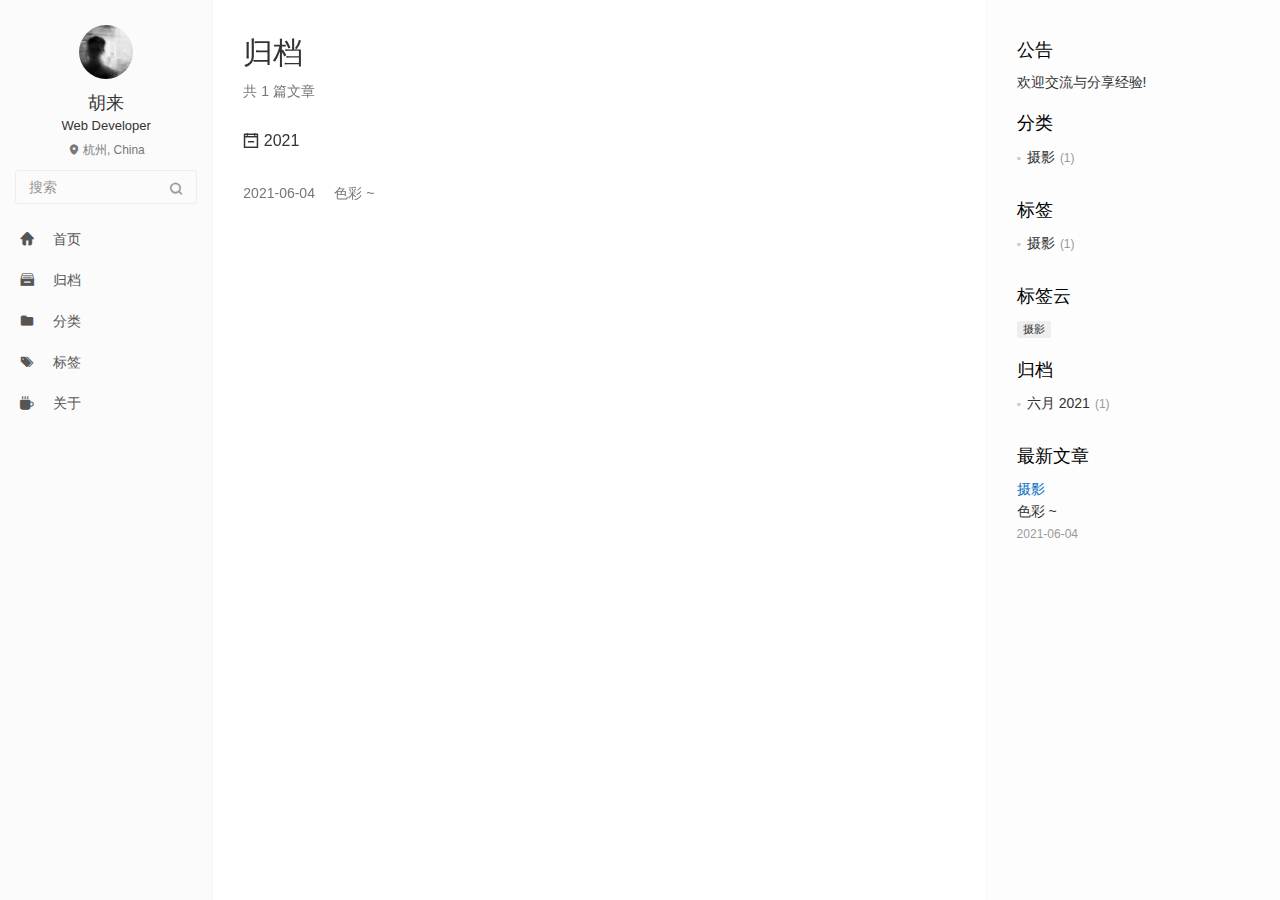
<file: archives/index.html>
<!DOCTYPE html><html lang="zh"><head><meta charset="utf-8"><meta http-equiv="X-UA-Compatible" content="IE=edge,chrome=1"><meta name="viewport" content="width=device-width,initial-scale=1,maximum-scale=1,minimum-scale=1,user-scalable=no,minimal-ui"><meta name="renderer" content="webkit"><meta http-equiv="Cache-Control" content="no-transform"><meta http-equiv="Cache-Control" content="no-siteapp"><meta name="apple-mobile-web-app-capable" content="yes"><meta name="apple-mobile-web-app-status-bar-style" content="black"><meta name="format-detection" content="telephone=no,email=no,adress=no"><meta name="theme-color" content="#000000"><meta http-equiv="window-target" content="_top"><title>归档 | hoolay</title><meta property="og:type" content="website"><meta property="og:title" content="hoolay"><meta property="og:url" content="http://example.com/archives/index.html"><meta property="og:site_name" content="hoolay"><meta property="og:locale" content="zh_CN"><meta property="article:author" content="hoolay"><meta name="twitter:card" content="summary"><link rel="canonical" href="http://example.com/archives/index.html"><link rel="alternate" href="/atom.xml" title="hoolay" type="application/atom+xml"><link rel="icon" href="/favicon.png" type="image/x-icon"><link rel="stylesheet" href="/css/style.css"><meta name="generator" content="Hexo 5.4.0"></head><body class="main-center" itemscope itemtype="http://schema.org/WebPage"><header class="header" itemscope itemtype="http://schema.org/WPHeader"><div class="slimContent"><div class="navbar-header"><div class="profile-block text-center"><a id="avatar" href="https://github.com/hulaixxqc" target="_blank"><img class="img-circle img-rotate" src="/images/avatar.jpg" width="200" height="200"></a><h2 id="name" class="hidden-xs hidden-sm">胡来</h2><h3 id="title" class="hidden-xs hidden-sm hidden-md">Web Developer</h3><small id="location" class="text-muted hidden-xs hidden-sm"><i class="icon icon-map-marker"></i> 杭州, China</small></div><div class="search" id="search-form-wrap"><form class="search-form sidebar-form"><div class="input-group"><input type="text" class="search-form-input form-control" placeholder="搜索"> <span class="input-group-btn"><button type="submit" class="search-form-submit btn btn-flat" onclick="return!1"><i class="icon icon-search"></i></button></span></div></form><div class="ins-search"><div class="ins-search-mask"></div><div class="ins-search-container"><div class="ins-input-wrapper"><input type="text" class="ins-search-input" placeholder="想要查找什么..." x-webkit-speech> <button type="button" class="close ins-close ins-selectable" data-dismiss="modal" aria-label="Close"><span aria-hidden="true">×</span></button></div><div class="ins-section-wrapper"><div class="ins-section-container"></div></div></div></div></div><button class="navbar-toggle collapsed" type="button" data-toggle="collapse" data-target="#main-navbar" aria-controls="main-navbar" aria-expanded="false"><span class="sr-only">Toggle navigation</span> <span class="icon-bar"></span> <span class="icon-bar"></span> <span class="icon-bar"></span></button></div><nav id="main-navbar" class="collapse navbar-collapse" itemscope itemtype="http://schema.org/SiteNavigationElement" role="navigation"><ul class="nav navbar-nav main-nav"><li class="menu-item menu-item-home"><a href="/."><i class="icon icon-home-fill"></i> <span class="menu-title">首页</span></a></li><li class="menu-item menu-item-archives"><a href="/archives"><i class="icon icon-archives-fill"></i> <span class="menu-title">归档</span></a></li><li class="menu-item menu-item-categories"><a href="/categories"><i class="icon icon-folder"></i> <span class="menu-title">分类</span></a></li><li class="menu-item menu-item-tags"><a href="/tags"><i class="icon icon-tags"></i> <span class="menu-title">标签</span></a></li><li class="menu-item menu-item-about"><a href="/about"><i class="icon icon-cup-fill"></i> <span class="menu-title">关于</span></a></li></ul></nav></div></header><aside class="sidebar" itemscope itemtype="http://schema.org/WPSideBar"><div class="slimContent"><div class="widget"><h3 class="widget-title">公告</h3><div class="widget-body"><div id="board"><div class="content"><p>欢迎交流与分享经验!</p></div></div></div></div><div class="widget"><h3 class="widget-title">分类</h3><div class="widget-body"><ul class="category-list"><li class="category-list-item"><a class="category-list-link" href="/categories/%E6%91%84%E5%BD%B1/">摄影</a><span class="category-list-count">1</span></li></ul></div></div><div class="widget"><h3 class="widget-title">标签</h3><div class="widget-body"><ul class="tag-list" itemprop="keywords"><li class="tag-list-item"><a class="tag-list-link" href="/tags/%E6%91%84%E5%BD%B1/" rel="tag">摄影</a><span class="tag-list-count">1</span></li></ul></div></div><div class="widget"><h3 class="widget-title">标签云</h3><div class="widget-body tagcloud"><a href="/tags/%E6%91%84%E5%BD%B1/" style="font-size:13px">摄影</a></div></div><div class="widget"><h3 class="widget-title">归档</h3><div class="widget-body"><ul class="archive-list"><li class="archive-list-item"><a class="archive-list-link" href="/archives/2021/06/">六月 2021</a><span class="archive-list-count">1</span></li></ul></div></div><div class="widget"><h3 class="widget-title">最新文章</h3><div class="widget-body"><ul class="recent-post-list list-unstyled no-thumbnail"><li><div class="item-inner"><p class="item-category"><a class="category-link" href="/categories/%E6%91%84%E5%BD%B1/">摄影</a></p><p class="item-title"><a href="/2021/06/04/first/" class="title">色彩 ~</a></p><p class="item-date"><time datetime="2021-06-04T08:17:43.831Z" itemprop="datePublished">2021-06-04</time></p></div></li></ul></div></div></div></aside><main class="main" role="main"><article class="content article article-archives article-type-list" itemscope><header class="article-header"><h1 itemprop="title">归档</h1><p class="text-muted">共 1 篇文章</p></header><div class="article-body"><section class="panel panel-default b-no"><div class="panel-heading" role="tab"><h3 class="panel-title"><a data-toggle="collapse" href="#collapse2021" aria-expanded="true"><i class="icon icon-calendar-plus text-active"></i><i class="icon icon-calendar-minus text"></i> 2021</a></h3></div><div id="collapse2021" class="panel-collapse collapse in" role="tabpanel" aria-labelledby="heading2021"><div class="panel-body"><div class="collection"><a href="/2021/06/04/first/" class="collection-item" target="_blank" itemprop="url"><time datetime="2021-06-04T08:17:43.831Z" itemprop="datePublished">2021-06-04</time> <span>&nbsp;&nbsp;&nbsp;</span> 色彩 ~</a></div></div></div></section></div></article></main><footer class="footer" itemscope itemtype="http://schema.org/WPFooter"></footer><script src="//cdn.jsdelivr.net/npm/jquery@1.12.4/dist/jquery.min.js"></script><script>window.jQuery||document.write('<script src="js/jquery.min.js"><\/script>')</script><script src="/js/plugin.min.js"></script><script src="/js/application.js"></script><script>window.INSIGHT_CONFIG={TRANSLATION:{POSTS:"文章",PAGES:"页面",CATEGORIES:"分类",TAGS:"标签",UNTITLED:"(未命名)"},ROOT_URL:"/",CONTENT_URL:"/content.json"}</script><script src="/js/insight.js"></script></body></html>
</file>
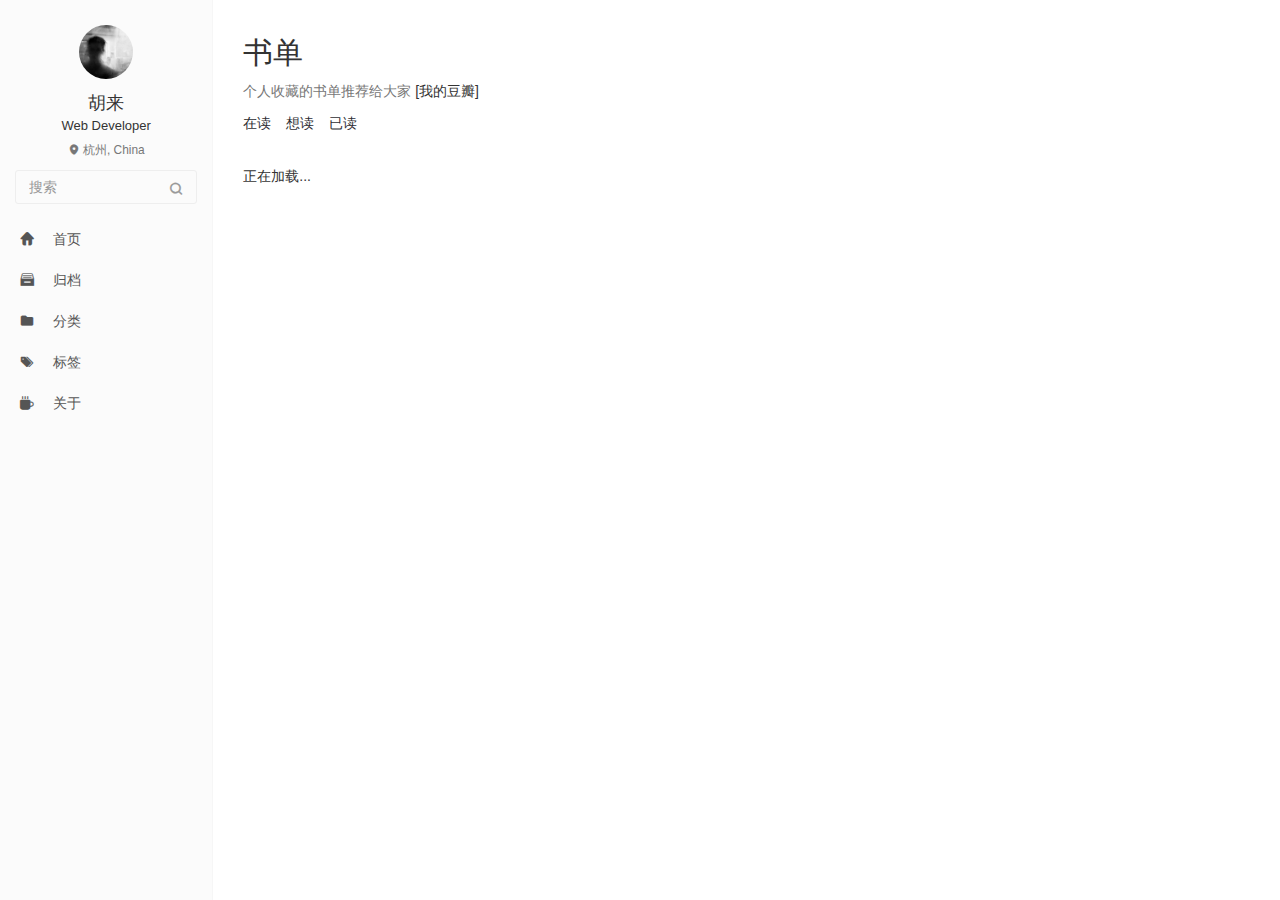
<file: books/index.html>
<!DOCTYPE html><html lang="zh"><head><meta charset="utf-8"><meta http-equiv="X-UA-Compatible" content="IE=edge,chrome=1"><meta name="viewport" content="width=device-width,initial-scale=1,maximum-scale=1,minimum-scale=1,user-scalable=no,minimal-ui"><meta name="renderer" content="webkit"><meta http-equiv="Cache-Control" content="no-transform"><meta http-equiv="Cache-Control" content="no-siteapp"><meta name="apple-mobile-web-app-capable" content="yes"><meta name="apple-mobile-web-app-status-bar-style" content="black"><meta name="format-detection" content="telephone=no,email=no,adress=no"><meta name="theme-color" content="#000000"><meta http-equiv="window-target" content="_top"><title>书单 | hoolay</title><meta property="og:type" content="website"><meta property="og:title" content="书单"><meta property="og:url" content="http://example.com/books/index.html"><meta property="og:site_name" content="hoolay"><meta property="og:locale" content="zh_CN"><meta property="article:published_time" content="2021-06-04T12:54:03.797Z"><meta property="article:modified_time" content="2021-06-04T12:54:03.796Z"><meta property="article:author" content="hoolay"><meta name="twitter:card" content="summary"><link rel="canonical" href="http://example.com/books/index.html"><link rel="alternate" href="/atom.xml" title="hoolay" type="application/atom+xml"><link rel="icon" href="/favicon.png" type="image/x-icon"><link rel="stylesheet" href="/css/style.css"><meta name="generator" content="Hexo 5.4.0"></head><body class="main-center no-sidebar" itemscope itemtype="http://schema.org/WebPage"><header class="header" itemscope itemtype="http://schema.org/WPHeader"><div class="slimContent"><div class="navbar-header"><div class="profile-block text-center"><a id="avatar" href="https://github.com/hulaixxqc" target="_blank"><img class="img-circle img-rotate" src="/images/avatar.jpg" width="200" height="200"></a><h2 id="name" class="hidden-xs hidden-sm">胡来</h2><h3 id="title" class="hidden-xs hidden-sm hidden-md">Web Developer</h3><small id="location" class="text-muted hidden-xs hidden-sm"><i class="icon icon-map-marker"></i> 杭州, China</small></div><div class="search" id="search-form-wrap"><form class="search-form sidebar-form"><div class="input-group"><input type="text" class="search-form-input form-control" placeholder="搜索"> <span class="input-group-btn"><button type="submit" class="search-form-submit btn btn-flat" onclick="return!1"><i class="icon icon-search"></i></button></span></div></form><div class="ins-search"><div class="ins-search-mask"></div><div class="ins-search-container"><div class="ins-input-wrapper"><input type="text" class="ins-search-input" placeholder="想要查找什么..." x-webkit-speech> <button type="button" class="close ins-close ins-selectable" data-dismiss="modal" aria-label="Close"><span aria-hidden="true">×</span></button></div><div class="ins-section-wrapper"><div class="ins-section-container"></div></div></div></div></div><button class="navbar-toggle collapsed" type="button" data-toggle="collapse" data-target="#main-navbar" aria-controls="main-navbar" aria-expanded="false"><span class="sr-only">Toggle navigation</span> <span class="icon-bar"></span> <span class="icon-bar"></span> <span class="icon-bar"></span></button></div><nav id="main-navbar" class="collapse navbar-collapse" itemscope itemtype="http://schema.org/SiteNavigationElement" role="navigation"><ul class="nav navbar-nav main-nav"><li class="menu-item menu-item-home"><a href="/."><i class="icon icon-home-fill"></i> <span class="menu-title">首页</span></a></li><li class="menu-item menu-item-archives"><a href="/archives"><i class="icon icon-archives-fill"></i> <span class="menu-title">归档</span></a></li><li class="menu-item menu-item-categories"><a href="/categories"><i class="icon icon-folder"></i> <span class="menu-title">分类</span></a></li><li class="menu-item menu-item-tags"><a href="/tags"><i class="icon icon-tags"></i> <span class="menu-title">标签</span></a></li><li class="menu-item menu-item-about"><a href="/about"><i class="icon icon-cup-fill"></i> <span class="menu-title">关于</span></a></li></ul></nav></div></header><aside class="sidebar" itemscope itemtype="http://schema.org/WPSideBar"><div class="slimContent"><div class="widget"><h3 class="widget-title">公告</h3><div class="widget-body"><div id="board"><div class="content"><p>欢迎交流与分享经验!</p></div></div></div></div><div class="widget"><h3 class="widget-title">分类</h3><div class="widget-body"><ul class="category-list"><li class="category-list-item"><a class="category-list-link" href="/categories/%E6%91%84%E5%BD%B1/">摄影</a><span class="category-list-count">1</span></li></ul></div></div><div class="widget"><h3 class="widget-title">标签</h3><div class="widget-body"><ul class="tag-list" itemprop="keywords"><li class="tag-list-item"><a class="tag-list-link" href="/tags/%E6%91%84%E5%BD%B1/" rel="tag">摄影</a><span class="tag-list-count">1</span></li></ul></div></div><div class="widget"><h3 class="widget-title">标签云</h3><div class="widget-body tagcloud"><a href="/tags/%E6%91%84%E5%BD%B1/" style="font-size:13px">摄影</a></div></div><div class="widget"><h3 class="widget-title">归档</h3><div class="widget-body"><ul class="archive-list"><li class="archive-list-item"><a class="archive-list-link" href="/archives/2021/06/">六月 2021</a><span class="archive-list-count">1</span></li></ul></div></div><div class="widget"><h3 class="widget-title">最新文章</h3><div class="widget-body"><ul class="recent-post-list list-unstyled no-thumbnail"><li><div class="item-inner"><p class="item-category"><a class="category-link" href="/categories/%E6%91%84%E5%BD%B1/">摄影</a></p><p class="item-title"><a href="/2021/06/04/first/" class="title">色彩 ~</a></p><p class="item-date"><time datetime="2021-06-04T08:17:43.831Z" itemprop="datePublished">2021-06-04</time></p></div></li></ul></div></div></div></aside><main class="main" role="main"><article class="article article-links article-type-list" itemscope><header class="article-header"><h1 itemprop="title">书单</h1><p class="text-muted">个人收藏的书单推荐给大家 <a href="https://www.douban.com/people//" target="_blank">[我的豆瓣]</a></p><nav role="navigation" id="nav-main" class="okayNav"><ul id="tabs"><li><a id="reading-tab" href="javascript:show('reading')" rel="external">在读<span id="reading-total"></span></a></li><li><a id="wish-tab" href="javascript:show('wish')" rel="external">想读<span id="wish-total"></span></a></li><li><a id="read-tab" href="javascript:show('read')" rel="external">已读<span id="read-total"></span></a></li></ul></nav></header><div class="article-body"><div id="loading"><p>正在加载...</p></div><div id="douban"><div id="collections"><div id="reading" class="row hide"></div><div class="clearfix"></div><div id="wish" class="row hide"></div><div class="clearfix"></div><div id="read" class="row hide"></div><div class="clearfix"></div></div></div></div></article></main><footer class="footer" itemscope itemtype="http://schema.org/WPFooter"></footer><script src="//cdn.jsdelivr.net/npm/jquery@1.12.4/dist/jquery.min.js"></script><script>window.jQuery||document.write('<script src="js/jquery.min.js"><\/script>')</script><script src="/js/plugin.min.js"></script><script src="/js/application.js"></script><script>window.INSIGHT_CONFIG={TRANSLATION:{POSTS:"文章",PAGES:"页面",CATEGORIES:"分类",TAGS:"标签",UNTITLED:"(未命名)"},ROOT_URL:"/",CONTENT_URL:"/content.json"}</script><script src="/js/insight.js"></script><script>function show(e){document.getElementById("reading").classList.remove("active"),document.getElementById("read").classList.remove("active"),document.getElementById("wish").classList.remove("active"),document.getElementById("reading").classList.add("hide"),document.getElementById("read").classList.add("hide"),document.getElementById("wish").classList.add("hide");var t=document.getElementById(e);t.classList.remove("hide"),t.classList.add("active"),document.getElementById("reading-tab").classList.remove("active"),document.getElementById("read-tab").classList.remove("active"),document.getElementById("wish-tab").classList.remove("active"),document.getElementById(e+"-tab").classList.add("active")}!function(){var a=[],n=[],o=[];function e(){$.ajax({url:"https://api.douban.com/v2/book/user//collections",type:"GET",data:{start:0,count:100,apikey:""},dataType:"JSONP",success:function(e){!function(e){if(0<e.count)for(var t=0;t<e.collections.length;++t)!function(e){"read"==e.status&&a.push(e);"wish"==e.status&&n.push(e);"reading"==e.status&&o.push(e)}(e.collections[t]);s(a,"read"),s(n,"wish"),s(o,"reading"),document.getElementById("reading-total").innerHTML="("+o.length+")",document.getElementById("read-total").innerHTML="("+a.length+")",document.getElementById("wish-total").innerHTML="("+n.length+")",show("reading"),document.getElementById("loading").classList.add("hide")}(e)}})}function s(e,t){for(var a=0;a<e.length;++a){var n='<div class="col-sm-6 col-md-6"><div class="panel panel-default hover-grow"><div class="panel-body"><div class="media media-middle book book-'+(n=e[a]).status+'" itemscope itemtype="http://schema.org/Book"><div class="media-left"><a class="media-middle" target="_blank" href="'+n.book.alt+'" rel="external nofollow noopener noreferrer"><img class="media-object" src="'+n.book.image+'" itemprop="image"/></a></div><div class="media-body"><h3 class="media-heading" itemprop="name"><a target="_blank" href="'+n.book.alt+'" rel="external nofollow noopener noreferrer">'+n.book.title+'</a></h3><p class="meta text-nowrap-1x"><small itemprop="author">'+n.book.author[0]+'</small> / <small itemprop="datePublished">'+n.book.pubdate+'</small> / <small itemprop="ratingValue">'+n.book.rating.average+'分</small></p><p class="meta text-nowrap-1x">'+n.updated.substring(0,10)+function(e){if(e&&e.value)return" / "+e.value+"星";return""}(n.rating)+function(e){if(e&&0<e.length){for(var t=" / ",a=0;a<e.length;++a)t+=e[a]+" ";return t}return""}(n.tags)+'</p><div class="comments text-muted text-nowrap-3x" itemprop="comment">'+(n.comment||"")+"</div></div></div></div></div></div>";0<a&&a%4==3&&(n+='<div class="clearfix"></div>'),document.getElementById(t).innerHTML=document.getElementById(t).innerHTML+n}}setTimeout(function(){e()},0)}()</script></body></html>
</file>
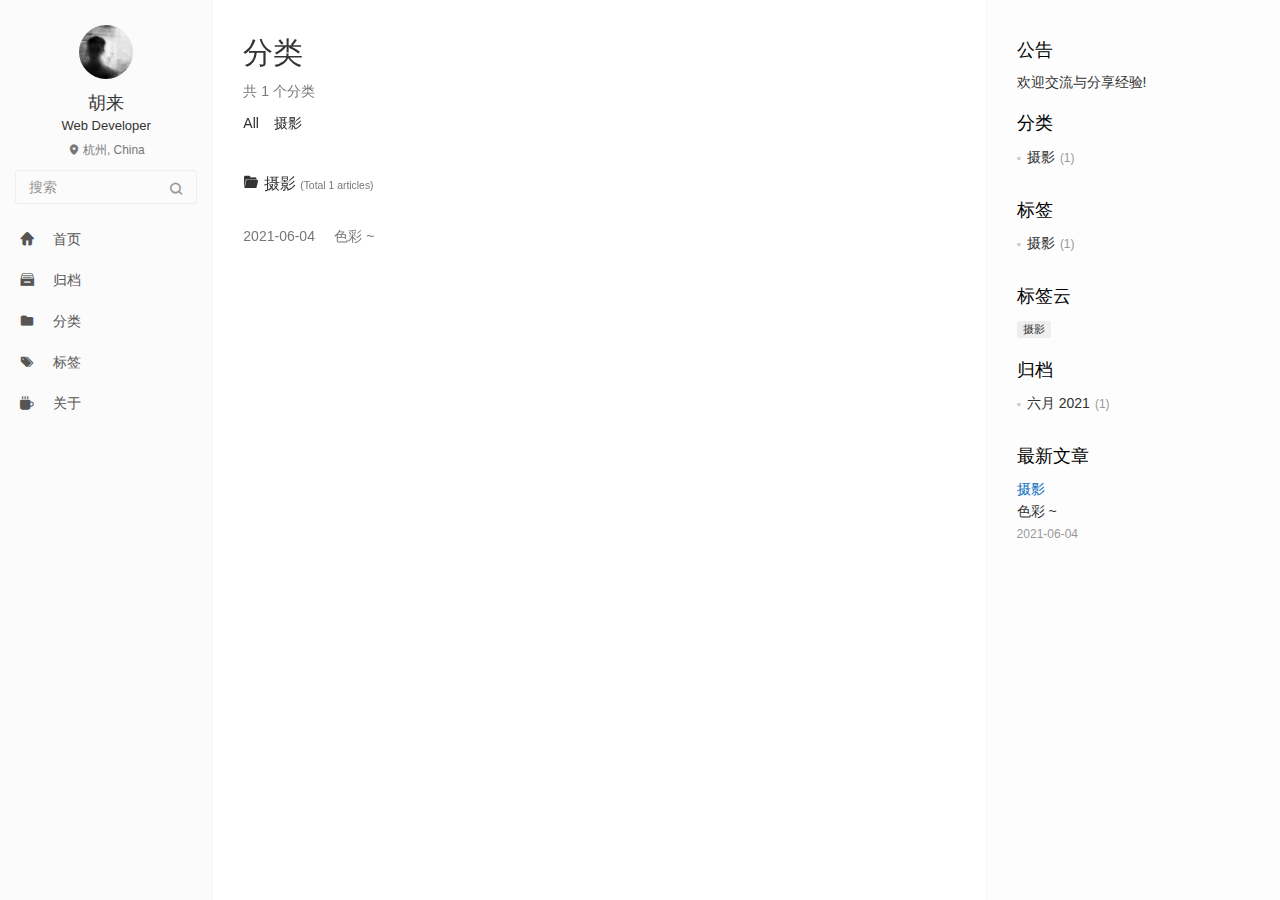
<file: categories/index.html>
<!DOCTYPE html><html lang="zh"><head><meta charset="utf-8"><meta http-equiv="X-UA-Compatible" content="IE=edge,chrome=1"><meta name="viewport" content="width=device-width,initial-scale=1,maximum-scale=1,minimum-scale=1,user-scalable=no,minimal-ui"><meta name="renderer" content="webkit"><meta http-equiv="Cache-Control" content="no-transform"><meta http-equiv="Cache-Control" content="no-siteapp"><meta name="apple-mobile-web-app-capable" content="yes"><meta name="apple-mobile-web-app-status-bar-style" content="black"><meta name="format-detection" content="telephone=no,email=no,adress=no"><meta name="theme-color" content="#000000"><meta http-equiv="window-target" content="_top"><title>分类 | hoolay</title><meta property="og:type" content="website"><meta property="og:title" content="分类"><meta property="og:url" content="http://example.com/categories/index.html"><meta property="og:site_name" content="hoolay"><meta property="og:locale" content="zh_CN"><meta property="article:published_time" content="2021-06-04T13:26:41.016Z"><meta property="article:modified_time" content="2021-06-04T13:26:41.015Z"><meta property="article:author" content="hoolay"><meta name="twitter:card" content="summary"><link rel="canonical" href="http://example.com/categories/index.html"><link rel="alternate" href="/atom.xml" title="hoolay" type="application/atom+xml"><link rel="icon" href="/favicon.png" type="image/x-icon"><link rel="stylesheet" href="/css/style.css"><meta name="generator" content="Hexo 5.4.0"></head><body class="main-center" itemscope itemtype="http://schema.org/WebPage"><header class="header" itemscope itemtype="http://schema.org/WPHeader"><div class="slimContent"><div class="navbar-header"><div class="profile-block text-center"><a id="avatar" href="https://github.com/hulaixxqc" target="_blank"><img class="img-circle img-rotate" src="/images/avatar.jpg" width="200" height="200"></a><h2 id="name" class="hidden-xs hidden-sm">胡来</h2><h3 id="title" class="hidden-xs hidden-sm hidden-md">Web Developer</h3><small id="location" class="text-muted hidden-xs hidden-sm"><i class="icon icon-map-marker"></i> 杭州, China</small></div><div class="search" id="search-form-wrap"><form class="search-form sidebar-form"><div class="input-group"><input type="text" class="search-form-input form-control" placeholder="搜索"> <span class="input-group-btn"><button type="submit" class="search-form-submit btn btn-flat" onclick="return!1"><i class="icon icon-search"></i></button></span></div></form><div class="ins-search"><div class="ins-search-mask"></div><div class="ins-search-container"><div class="ins-input-wrapper"><input type="text" class="ins-search-input" placeholder="想要查找什么..." x-webkit-speech> <button type="button" class="close ins-close ins-selectable" data-dismiss="modal" aria-label="Close"><span aria-hidden="true">×</span></button></div><div class="ins-section-wrapper"><div class="ins-section-container"></div></div></div></div></div><button class="navbar-toggle collapsed" type="button" data-toggle="collapse" data-target="#main-navbar" aria-controls="main-navbar" aria-expanded="false"><span class="sr-only">Toggle navigation</span> <span class="icon-bar"></span> <span class="icon-bar"></span> <span class="icon-bar"></span></button></div><nav id="main-navbar" class="collapse navbar-collapse" itemscope itemtype="http://schema.org/SiteNavigationElement" role="navigation"><ul class="nav navbar-nav main-nav"><li class="menu-item menu-item-home"><a href="/."><i class="icon icon-home-fill"></i> <span class="menu-title">首页</span></a></li><li class="menu-item menu-item-archives"><a href="/archives"><i class="icon icon-archives-fill"></i> <span class="menu-title">归档</span></a></li><li class="menu-item menu-item-categories"><a href="/categories"><i class="icon icon-folder"></i> <span class="menu-title">分类</span></a></li><li class="menu-item menu-item-tags"><a href="/tags"><i class="icon icon-tags"></i> <span class="menu-title">标签</span></a></li><li class="menu-item menu-item-about"><a href="/about"><i class="icon icon-cup-fill"></i> <span class="menu-title">关于</span></a></li></ul></nav></div></header><aside class="sidebar" itemscope itemtype="http://schema.org/WPSideBar"><div class="slimContent"><div class="widget"><h3 class="widget-title">公告</h3><div class="widget-body"><div id="board"><div class="content"><p>欢迎交流与分享经验!</p></div></div></div></div><div class="widget"><h3 class="widget-title">分类</h3><div class="widget-body"><ul class="category-list"><li class="category-list-item"><a class="category-list-link" href="/categories/%E6%91%84%E5%BD%B1/">摄影</a><span class="category-list-count">1</span></li></ul></div></div><div class="widget"><h3 class="widget-title">标签</h3><div class="widget-body"><ul class="tag-list" itemprop="keywords"><li class="tag-list-item"><a class="tag-list-link" href="/tags/%E6%91%84%E5%BD%B1/" rel="tag">摄影</a><span class="tag-list-count">1</span></li></ul></div></div><div class="widget"><h3 class="widget-title">标签云</h3><div class="widget-body tagcloud"><a href="/tags/%E6%91%84%E5%BD%B1/" style="font-size:13px">摄影</a></div></div><div class="widget"><h3 class="widget-title">归档</h3><div class="widget-body"><ul class="archive-list"><li class="archive-list-item"><a class="archive-list-link" href="/archives/2021/06/">六月 2021</a><span class="archive-list-count">1</span></li></ul></div></div><div class="widget"><h3 class="widget-title">最新文章</h3><div class="widget-body"><ul class="recent-post-list list-unstyled no-thumbnail"><li><div class="item-inner"><p class="item-category"><a class="category-link" href="/categories/%E6%91%84%E5%BD%B1/">摄影</a></p><p class="item-title"><a href="/2021/06/04/first/" class="title">色彩 ~</a></p><p class="item-date"><time datetime="2021-06-04T08:17:43.831Z" itemprop="datePublished">2021-06-04</time></p></div></li></ul></div></div></div></aside><main class="main" role="main"><article class="article article-categories article-type-list" itemscope><header class="article-header"><h1 itemprop="name" class="hidden-xs">分类</h1><p class="text-muted hidden-xs">共 1 个分类</p><nav role="navigation" id="nav-main" class="okayNav"><ul><li><a href="/categories">All</a></li><li><a href="/categories/摄影/">摄影</a></li></ul></nav></header><div class="article-body"><div class="panel panel-default b-no"><div class="panel-heading" role="tab"><h3 class="panel-title"><a data-toggle="collapse" href="#collapse摄影" aria-expanded="true"><i class="icon icon-folder text-active"></i><i class="icon icon-folder-open text"></i> 摄影 </a><small class="text-muted">(Total 1 articles)</small></h3></div><div id="collapse摄影" class="panel-collapse collapse in" role="tabpanel" aria-labelledby="heading摄影"><div class="panel-body"><div class="collection"><a href="/2021/06/04/first/" class="collection-item" target="_blank" itemprop="url"><time datetime="2021-06-04T08:17:43.831Z" itemprop="datePublished">2021-06-04</time> <span>&nbsp;&nbsp;&nbsp;</span> 色彩 ~</a></div></div></div></div></div></article></main><footer class="footer" itemscope itemtype="http://schema.org/WPFooter"></footer><script src="//cdn.jsdelivr.net/npm/jquery@1.12.4/dist/jquery.min.js"></script><script>window.jQuery||document.write('<script src="js/jquery.min.js"><\/script>')</script><script src="/js/plugin.min.js"></script><script src="/js/application.js"></script><script>window.INSIGHT_CONFIG={TRANSLATION:{POSTS:"文章",PAGES:"页面",CATEGORIES:"分类",TAGS:"标签",UNTITLED:"(未命名)"},ROOT_URL:"/",CONTENT_URL:"/content.json"}</script><script src="/js/insight.js"></script></body></html>
</file>
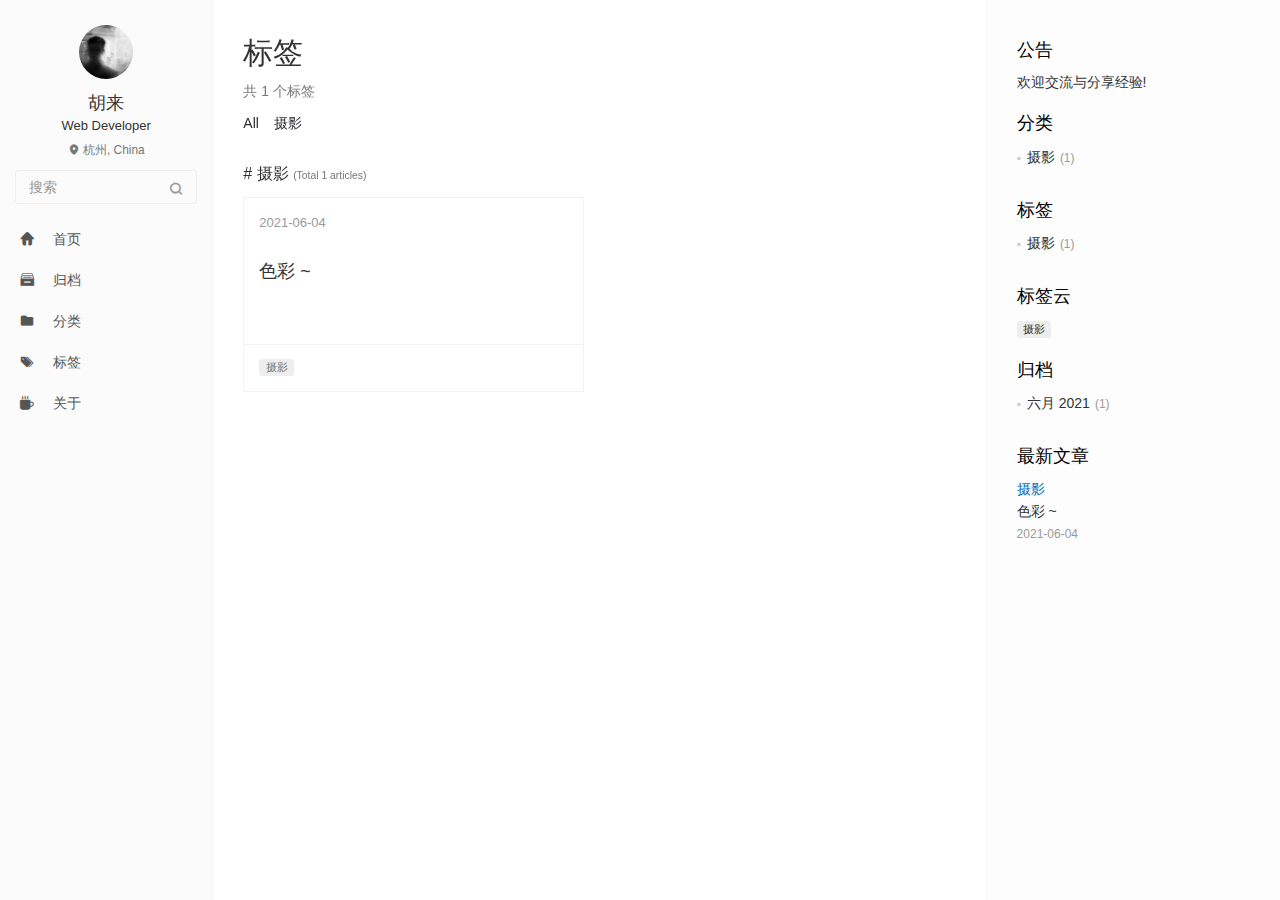
<file: tags/index.html>
<!DOCTYPE html><html lang="zh"><head><meta charset="utf-8"><meta http-equiv="X-UA-Compatible" content="IE=edge,chrome=1"><meta name="viewport" content="width=device-width,initial-scale=1,maximum-scale=1,minimum-scale=1,user-scalable=no,minimal-ui"><meta name="renderer" content="webkit"><meta http-equiv="Cache-Control" content="no-transform"><meta http-equiv="Cache-Control" content="no-siteapp"><meta name="apple-mobile-web-app-capable" content="yes"><meta name="apple-mobile-web-app-status-bar-style" content="black"><meta name="format-detection" content="telephone=no,email=no,adress=no"><meta name="theme-color" content="#000000"><meta http-equiv="window-target" content="_top"><title>标签 | hoolay</title><meta property="og:type" content="website"><meta property="og:title" content="标签"><meta property="og:url" content="http://example.com/tags/index.html"><meta property="og:site_name" content="hoolay"><meta property="og:locale" content="zh_CN"><meta property="article:published_time" content="2021-06-04T13:26:51.503Z"><meta property="article:modified_time" content="2021-06-04T13:26:51.501Z"><meta property="article:author" content="hoolay"><meta name="twitter:card" content="summary"><link rel="canonical" href="http://example.com/tags/index.html"><link rel="alternate" href="/atom.xml" title="hoolay" type="application/atom+xml"><link rel="icon" href="/favicon.png" type="image/x-icon"><link rel="stylesheet" href="/css/style.css"><meta name="generator" content="Hexo 5.4.0"></head><body class="main-center" itemscope itemtype="http://schema.org/WebPage"><header class="header" itemscope itemtype="http://schema.org/WPHeader"><div class="slimContent"><div class="navbar-header"><div class="profile-block text-center"><a id="avatar" href="https://github.com/hulaixxqc" target="_blank"><img class="img-circle img-rotate" src="/images/avatar.jpg" width="200" height="200"></a><h2 id="name" class="hidden-xs hidden-sm">胡来</h2><h3 id="title" class="hidden-xs hidden-sm hidden-md">Web Developer</h3><small id="location" class="text-muted hidden-xs hidden-sm"><i class="icon icon-map-marker"></i> 杭州, China</small></div><div class="search" id="search-form-wrap"><form class="search-form sidebar-form"><div class="input-group"><input type="text" class="search-form-input form-control" placeholder="搜索"> <span class="input-group-btn"><button type="submit" class="search-form-submit btn btn-flat" onclick="return!1"><i class="icon icon-search"></i></button></span></div></form><div class="ins-search"><div class="ins-search-mask"></div><div class="ins-search-container"><div class="ins-input-wrapper"><input type="text" class="ins-search-input" placeholder="想要查找什么..." x-webkit-speech> <button type="button" class="close ins-close ins-selectable" data-dismiss="modal" aria-label="Close"><span aria-hidden="true">×</span></button></div><div class="ins-section-wrapper"><div class="ins-section-container"></div></div></div></div></div><button class="navbar-toggle collapsed" type="button" data-toggle="collapse" data-target="#main-navbar" aria-controls="main-navbar" aria-expanded="false"><span class="sr-only">Toggle navigation</span> <span class="icon-bar"></span> <span class="icon-bar"></span> <span class="icon-bar"></span></button></div><nav id="main-navbar" class="collapse navbar-collapse" itemscope itemtype="http://schema.org/SiteNavigationElement" role="navigation"><ul class="nav navbar-nav main-nav"><li class="menu-item menu-item-home"><a href="/."><i class="icon icon-home-fill"></i> <span class="menu-title">首页</span></a></li><li class="menu-item menu-item-archives"><a href="/archives"><i class="icon icon-archives-fill"></i> <span class="menu-title">归档</span></a></li><li class="menu-item menu-item-categories"><a href="/categories"><i class="icon icon-folder"></i> <span class="menu-title">分类</span></a></li><li class="menu-item menu-item-tags"><a href="/tags"><i class="icon icon-tags"></i> <span class="menu-title">标签</span></a></li><li class="menu-item menu-item-about"><a href="/about"><i class="icon icon-cup-fill"></i> <span class="menu-title">关于</span></a></li></ul></nav></div></header><aside class="sidebar" itemscope itemtype="http://schema.org/WPSideBar"><div class="slimContent"><div class="widget"><h3 class="widget-title">公告</h3><div class="widget-body"><div id="board"><div class="content"><p>欢迎交流与分享经验!</p></div></div></div></div><div class="widget"><h3 class="widget-title">分类</h3><div class="widget-body"><ul class="category-list"><li class="category-list-item"><a class="category-list-link" href="/categories/%E6%91%84%E5%BD%B1/">摄影</a><span class="category-list-count">1</span></li></ul></div></div><div class="widget"><h3 class="widget-title">标签</h3><div class="widget-body"><ul class="tag-list" itemprop="keywords"><li class="tag-list-item"><a class="tag-list-link" href="/tags/%E6%91%84%E5%BD%B1/" rel="tag">摄影</a><span class="tag-list-count">1</span></li></ul></div></div><div class="widget"><h3 class="widget-title">标签云</h3><div class="widget-body tagcloud"><a href="/tags/%E6%91%84%E5%BD%B1/" style="font-size:13px">摄影</a></div></div><div class="widget"><h3 class="widget-title">归档</h3><div class="widget-body"><ul class="archive-list"><li class="archive-list-item"><a class="archive-list-link" href="/archives/2021/06/">六月 2021</a><span class="archive-list-count">1</span></li></ul></div></div><div class="widget"><h3 class="widget-title">最新文章</h3><div class="widget-body"><ul class="recent-post-list list-unstyled no-thumbnail"><li><div class="item-inner"><p class="item-category"><a class="category-link" href="/categories/%E6%91%84%E5%BD%B1/">摄影</a></p><p class="item-title"><a href="/2021/06/04/first/" class="title">色彩 ~</a></p><p class="item-date"><time datetime="2021-06-04T08:17:43.831Z" itemprop="datePublished">2021-06-04</time></p></div></li></ul></div></div></div></aside><main class="main" role="main"><article class="article article-tags post-type-list" itemscope><header class="article-header"><h1 itemprop="name" class="hidden-xs">标签</h1><p class="text-muted hidden-xs">共 1 个标签</p><nav role="navigation" id="nav-main" class="okayNav"><ul><li><a href="/tags">All</a></li><li><a href="/tags/摄影/">摄影</a></li></ul></nav></header><div class="article-body"><h3 class="panel-title mb-1x"><a href="/tags/%E6%91%84%E5%BD%B1/" title="#摄影"># 摄影</a> <small class="text-muted">(Total 1 articles)</small></h3><div class="row"><div class="col-md-6"><article class="panel panel-default hover-shadow hover-grow" itemscope itemtype="http://schema.org/BlogPosting"><div class="panel-body"><div class="article-meta"><time datetime="2021-06-04T08:17:43.831Z" itemprop="datePublished">2021-06-04</time></div><h3 class="article-title" itemprop="name"><a class="article-link" href="/2021/06/04/first/">色彩 ~</a></h3></div><div class="panel-footer"><a href="/tags/%E6%91%84%E5%BD%B1/" class="label label-default mb">摄影</a></div></article></div></div></div></article></main><footer class="footer" itemscope itemtype="http://schema.org/WPFooter"></footer><script src="//cdn.jsdelivr.net/npm/jquery@1.12.4/dist/jquery.min.js"></script><script>window.jQuery||document.write('<script src="js/jquery.min.js"><\/script>')</script><script src="/js/plugin.min.js"></script><script src="/js/application.js"></script><script>window.INSIGHT_CONFIG={TRANSLATION:{POSTS:"文章",PAGES:"页面",CATEGORIES:"分类",TAGS:"标签",UNTITLED:"(未命名)"},ROOT_URL:"/",CONTENT_URL:"/content.json"}</script><script src="/js/insight.js"></script></body></html>
</file>
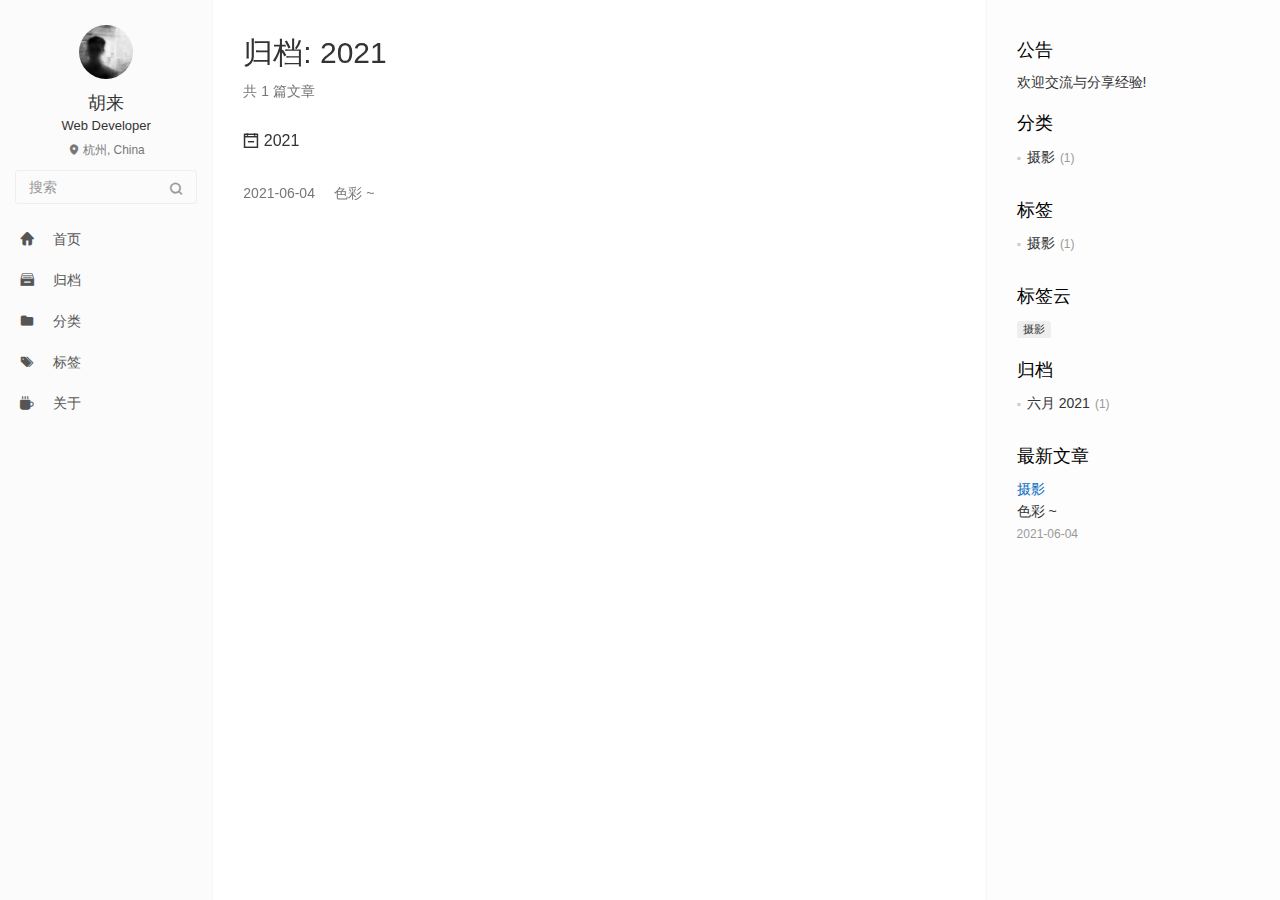
<file: archives/2021/index.html>
<!DOCTYPE html><html lang="zh"><head><meta charset="utf-8"><meta http-equiv="X-UA-Compatible" content="IE=edge,chrome=1"><meta name="viewport" content="width=device-width,initial-scale=1,maximum-scale=1,minimum-scale=1,user-scalable=no,minimal-ui"><meta name="renderer" content="webkit"><meta http-equiv="Cache-Control" content="no-transform"><meta http-equiv="Cache-Control" content="no-siteapp"><meta name="apple-mobile-web-app-capable" content="yes"><meta name="apple-mobile-web-app-status-bar-style" content="black"><meta name="format-detection" content="telephone=no,email=no,adress=no"><meta name="theme-color" content="#000000"><meta http-equiv="window-target" content="_top"><title>归档: 2021 | hoolay</title><meta property="og:type" content="website"><meta property="og:title" content="hoolay"><meta property="og:url" content="http://example.com/archives/2021/index.html"><meta property="og:site_name" content="hoolay"><meta property="og:locale" content="zh_CN"><meta property="article:author" content="hoolay"><meta name="twitter:card" content="summary"><link rel="canonical" href="http://example.com/archives/2021/index.html"><link rel="alternate" href="/atom.xml" title="hoolay" type="application/atom+xml"><link rel="icon" href="/favicon.png" type="image/x-icon"><link rel="stylesheet" href="/css/style.css"><meta name="generator" content="Hexo 5.4.0"></head><body class="main-center" itemscope itemtype="http://schema.org/WebPage"><header class="header" itemscope itemtype="http://schema.org/WPHeader"><div class="slimContent"><div class="navbar-header"><div class="profile-block text-center"><a id="avatar" href="https://github.com/hulaixxqc" target="_blank"><img class="img-circle img-rotate" src="/images/avatar.jpg" width="200" height="200"></a><h2 id="name" class="hidden-xs hidden-sm">胡来</h2><h3 id="title" class="hidden-xs hidden-sm hidden-md">Web Developer</h3><small id="location" class="text-muted hidden-xs hidden-sm"><i class="icon icon-map-marker"></i> 杭州, China</small></div><div class="search" id="search-form-wrap"><form class="search-form sidebar-form"><div class="input-group"><input type="text" class="search-form-input form-control" placeholder="搜索"> <span class="input-group-btn"><button type="submit" class="search-form-submit btn btn-flat" onclick="return!1"><i class="icon icon-search"></i></button></span></div></form><div class="ins-search"><div class="ins-search-mask"></div><div class="ins-search-container"><div class="ins-input-wrapper"><input type="text" class="ins-search-input" placeholder="想要查找什么..." x-webkit-speech> <button type="button" class="close ins-close ins-selectable" data-dismiss="modal" aria-label="Close"><span aria-hidden="true">×</span></button></div><div class="ins-section-wrapper"><div class="ins-section-container"></div></div></div></div></div><button class="navbar-toggle collapsed" type="button" data-toggle="collapse" data-target="#main-navbar" aria-controls="main-navbar" aria-expanded="false"><span class="sr-only">Toggle navigation</span> <span class="icon-bar"></span> <span class="icon-bar"></span> <span class="icon-bar"></span></button></div><nav id="main-navbar" class="collapse navbar-collapse" itemscope itemtype="http://schema.org/SiteNavigationElement" role="navigation"><ul class="nav navbar-nav main-nav"><li class="menu-item menu-item-home"><a href="/."><i class="icon icon-home-fill"></i> <span class="menu-title">首页</span></a></li><li class="menu-item menu-item-archives"><a href="/archives"><i class="icon icon-archives-fill"></i> <span class="menu-title">归档</span></a></li><li class="menu-item menu-item-categories"><a href="/categories"><i class="icon icon-folder"></i> <span class="menu-title">分类</span></a></li><li class="menu-item menu-item-tags"><a href="/tags"><i class="icon icon-tags"></i> <span class="menu-title">标签</span></a></li><li class="menu-item menu-item-about"><a href="/about"><i class="icon icon-cup-fill"></i> <span class="menu-title">关于</span></a></li></ul></nav></div></header><aside class="sidebar" itemscope itemtype="http://schema.org/WPSideBar"><div class="slimContent"><div class="widget"><h3 class="widget-title">公告</h3><div class="widget-body"><div id="board"><div class="content"><p>欢迎交流与分享经验!</p></div></div></div></div><div class="widget"><h3 class="widget-title">分类</h3><div class="widget-body"><ul class="category-list"><li class="category-list-item"><a class="category-list-link" href="/categories/%E6%91%84%E5%BD%B1/">摄影</a><span class="category-list-count">1</span></li></ul></div></div><div class="widget"><h3 class="widget-title">标签</h3><div class="widget-body"><ul class="tag-list" itemprop="keywords"><li class="tag-list-item"><a class="tag-list-link" href="/tags/%E6%91%84%E5%BD%B1/" rel="tag">摄影</a><span class="tag-list-count">1</span></li></ul></div></div><div class="widget"><h3 class="widget-title">标签云</h3><div class="widget-body tagcloud"><a href="/tags/%E6%91%84%E5%BD%B1/" style="font-size:13px">摄影</a></div></div><div class="widget"><h3 class="widget-title">归档</h3><div class="widget-body"><ul class="archive-list"><li class="archive-list-item"><a class="archive-list-link" href="/archives/2021/06/">六月 2021</a><span class="archive-list-count">1</span></li></ul></div></div><div class="widget"><h3 class="widget-title">最新文章</h3><div class="widget-body"><ul class="recent-post-list list-unstyled no-thumbnail"><li><div class="item-inner"><p class="item-category"><a class="category-link" href="/categories/%E6%91%84%E5%BD%B1/">摄影</a></p><p class="item-title"><a href="/2021/06/04/first/" class="title">色彩 ~</a></p><p class="item-date"><time datetime="2021-06-04T08:17:43.831Z" itemprop="datePublished">2021-06-04</time></p></div></li></ul></div></div></div></aside><main class="main" role="main"><article class="content article article-archives article-type-list" itemscope><header class="article-header"><h1 itemprop="title">归档: 2021</h1><p class="text-muted">共 1 篇文章</p></header><div class="article-body"><section class="panel panel-default b-no"><div class="panel-heading" role="tab"><h3 class="panel-title"><a data-toggle="collapse" href="#collapse2021" aria-expanded="true"><i class="icon icon-calendar-plus text-active"></i><i class="icon icon-calendar-minus text"></i> 2021</a></h3></div><div id="collapse2021" class="panel-collapse collapse in" role="tabpanel" aria-labelledby="heading2021"><div class="panel-body"><div class="collection"><a href="/2021/06/04/first/" class="collection-item" target="_blank" itemprop="url"><time datetime="2021-06-04T08:17:43.831Z" itemprop="datePublished">2021-06-04</time> <span>&nbsp;&nbsp;&nbsp;</span> 色彩 ~</a></div></div></div></section></div></article></main><footer class="footer" itemscope itemtype="http://schema.org/WPFooter"></footer><script src="//cdn.jsdelivr.net/npm/jquery@1.12.4/dist/jquery.min.js"></script><script>window.jQuery||document.write('<script src="js/jquery.min.js"><\/script>')</script><script src="/js/plugin.min.js"></script><script src="/js/application.js"></script><script>window.INSIGHT_CONFIG={TRANSLATION:{POSTS:"文章",PAGES:"页面",CATEGORIES:"分类",TAGS:"标签",UNTITLED:"(未命名)"},ROOT_URL:"/",CONTENT_URL:"/content.json"}</script><script src="/js/insight.js"></script></body></html>
</file>
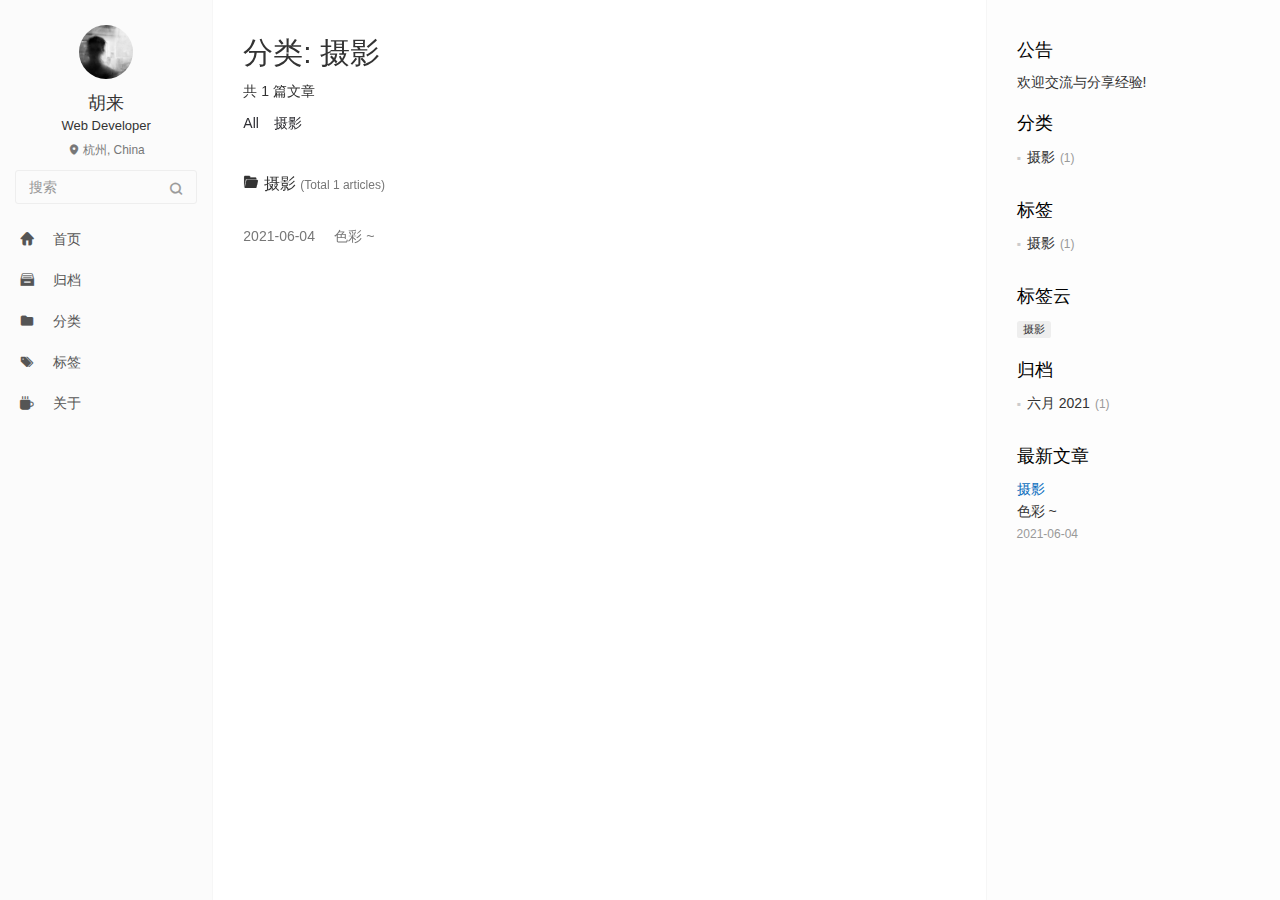
<file: categories/摄影/index.html>
<!DOCTYPE html><html lang="zh"><head><meta charset="utf-8"><meta http-equiv="X-UA-Compatible" content="IE=edge,chrome=1"><meta name="viewport" content="width=device-width,initial-scale=1,maximum-scale=1,minimum-scale=1,user-scalable=no,minimal-ui"><meta name="renderer" content="webkit"><meta http-equiv="Cache-Control" content="no-transform"><meta http-equiv="Cache-Control" content="no-siteapp"><meta name="apple-mobile-web-app-capable" content="yes"><meta name="apple-mobile-web-app-status-bar-style" content="black"><meta name="format-detection" content="telephone=no,email=no,adress=no"><meta name="theme-color" content="#000000"><meta http-equiv="window-target" content="_top"><title>分类: 摄影 | hoolay</title><meta property="og:type" content="website"><meta property="og:title" content="hoolay"><meta property="og:url" content="http://example.com/categories/%E6%91%84%E5%BD%B1/index.html"><meta property="og:site_name" content="hoolay"><meta property="og:locale" content="zh_CN"><meta property="article:author" content="hoolay"><meta name="twitter:card" content="summary"><link rel="canonical" href="http://example.com/categories/%E6%91%84%E5%BD%B1/index.html"><link rel="alternate" href="/atom.xml" title="hoolay" type="application/atom+xml"><link rel="icon" href="/favicon.png" type="image/x-icon"><link rel="stylesheet" href="/css/style.css"><meta name="generator" content="Hexo 5.4.0"></head><body class="main-center" itemscope itemtype="http://schema.org/WebPage"><header class="header" itemscope itemtype="http://schema.org/WPHeader"><div class="slimContent"><div class="navbar-header"><div class="profile-block text-center"><a id="avatar" href="https://github.com/hulaixxqc" target="_blank"><img class="img-circle img-rotate" src="/images/avatar.jpg" width="200" height="200"></a><h2 id="name" class="hidden-xs hidden-sm">胡来</h2><h3 id="title" class="hidden-xs hidden-sm hidden-md">Web Developer</h3><small id="location" class="text-muted hidden-xs hidden-sm"><i class="icon icon-map-marker"></i> 杭州, China</small></div><div class="search" id="search-form-wrap"><form class="search-form sidebar-form"><div class="input-group"><input type="text" class="search-form-input form-control" placeholder="搜索"> <span class="input-group-btn"><button type="submit" class="search-form-submit btn btn-flat" onclick="return!1"><i class="icon icon-search"></i></button></span></div></form><div class="ins-search"><div class="ins-search-mask"></div><div class="ins-search-container"><div class="ins-input-wrapper"><input type="text" class="ins-search-input" placeholder="想要查找什么..." x-webkit-speech> <button type="button" class="close ins-close ins-selectable" data-dismiss="modal" aria-label="Close"><span aria-hidden="true">×</span></button></div><div class="ins-section-wrapper"><div class="ins-section-container"></div></div></div></div></div><button class="navbar-toggle collapsed" type="button" data-toggle="collapse" data-target="#main-navbar" aria-controls="main-navbar" aria-expanded="false"><span class="sr-only">Toggle navigation</span> <span class="icon-bar"></span> <span class="icon-bar"></span> <span class="icon-bar"></span></button></div><nav id="main-navbar" class="collapse navbar-collapse" itemscope itemtype="http://schema.org/SiteNavigationElement" role="navigation"><ul class="nav navbar-nav main-nav"><li class="menu-item menu-item-home"><a href="/."><i class="icon icon-home-fill"></i> <span class="menu-title">首页</span></a></li><li class="menu-item menu-item-archives"><a href="/archives"><i class="icon icon-archives-fill"></i> <span class="menu-title">归档</span></a></li><li class="menu-item menu-item-categories"><a href="/categories"><i class="icon icon-folder"></i> <span class="menu-title">分类</span></a></li><li class="menu-item menu-item-tags"><a href="/tags"><i class="icon icon-tags"></i> <span class="menu-title">标签</span></a></li><li class="menu-item menu-item-about"><a href="/about"><i class="icon icon-cup-fill"></i> <span class="menu-title">关于</span></a></li></ul></nav></div></header><aside class="sidebar" itemscope itemtype="http://schema.org/WPSideBar"><div class="slimContent"><div class="widget"><h3 class="widget-title">公告</h3><div class="widget-body"><div id="board"><div class="content"><p>欢迎交流与分享经验!</p></div></div></div></div><div class="widget"><h3 class="widget-title">分类</h3><div class="widget-body"><ul class="category-list"><li class="category-list-item"><a class="category-list-link" href="/categories/%E6%91%84%E5%BD%B1/">摄影</a><span class="category-list-count">1</span></li></ul></div></div><div class="widget"><h3 class="widget-title">标签</h3><div class="widget-body"><ul class="tag-list" itemprop="keywords"><li class="tag-list-item"><a class="tag-list-link" href="/tags/%E6%91%84%E5%BD%B1/" rel="tag">摄影</a><span class="tag-list-count">1</span></li></ul></div></div><div class="widget"><h3 class="widget-title">标签云</h3><div class="widget-body tagcloud"><a href="/tags/%E6%91%84%E5%BD%B1/" style="font-size:13px">摄影</a></div></div><div class="widget"><h3 class="widget-title">归档</h3><div class="widget-body"><ul class="archive-list"><li class="archive-list-item"><a class="archive-list-link" href="/archives/2021/06/">六月 2021</a><span class="archive-list-count">1</span></li></ul></div></div><div class="widget"><h3 class="widget-title">最新文章</h3><div class="widget-body"><ul class="recent-post-list list-unstyled no-thumbnail"><li><div class="item-inner"><p class="item-category"><a class="category-link" href="/categories/%E6%91%84%E5%BD%B1/">摄影</a></p><p class="item-title"><a href="/2021/06/04/first/" class="title">色彩 ~</a></p><p class="item-date"><time datetime="2021-06-04T08:17:43.831Z" itemprop="datePublished">2021-06-04</time></p></div></li></ul></div></div></div></aside><main class="main" role="main"><article class="content article article-categories article-type-list" itemscope><header class="article-header"><h1 itemprop="name" class="hidden-xs">分类: 摄影</h1><p class="hidden-xs">共 1 篇文章</p><nav role="navigation" id="nav-main" class="okayNav"><ul><li><a href="/categories">All</a></li><li><a href="/categories/摄影/">摄影</a></li></ul></nav></header><div class="article-body"><div class="panel panel-default b-no"><div class="panel-heading" role="tab"><h4 class="panel-title"><a data-toggle="collapse" href="#collapse摄影" aria-expanded="true"><i class="icon icon-folder text-active"></i><i class="icon icon-folder-open text"></i> 摄影 </a><small class="text-muted">(Total 1 articles)</small></h4></div><div id="collapse摄影" class="panel-collapse collapse in" role="tabpanel" aria-labelledby="heading摄影"><div class="panel-body"><div class="collection"><a href="/2021/06/04/first/" class="collection-item" target="_blank" itemprop="url"><time datetime="2021-06-04T08:17:43.831Z" itemprop="datePublished">2021-06-04</time> <span>&nbsp;&nbsp;&nbsp;</span> 色彩 ~</a></div></div></div></div></div></article></main><footer class="footer" itemscope itemtype="http://schema.org/WPFooter"></footer><script src="//cdn.jsdelivr.net/npm/jquery@1.12.4/dist/jquery.min.js"></script><script>window.jQuery||document.write('<script src="js/jquery.min.js"><\/script>')</script><script src="/js/plugin.min.js"></script><script src="/js/application.js"></script><script>window.INSIGHT_CONFIG={TRANSLATION:{POSTS:"文章",PAGES:"页面",CATEGORIES:"分类",TAGS:"标签",UNTITLED:"(未命名)"},ROOT_URL:"/",CONTENT_URL:"/content.json"}</script><script src="/js/insight.js"></script></body></html>
</file>
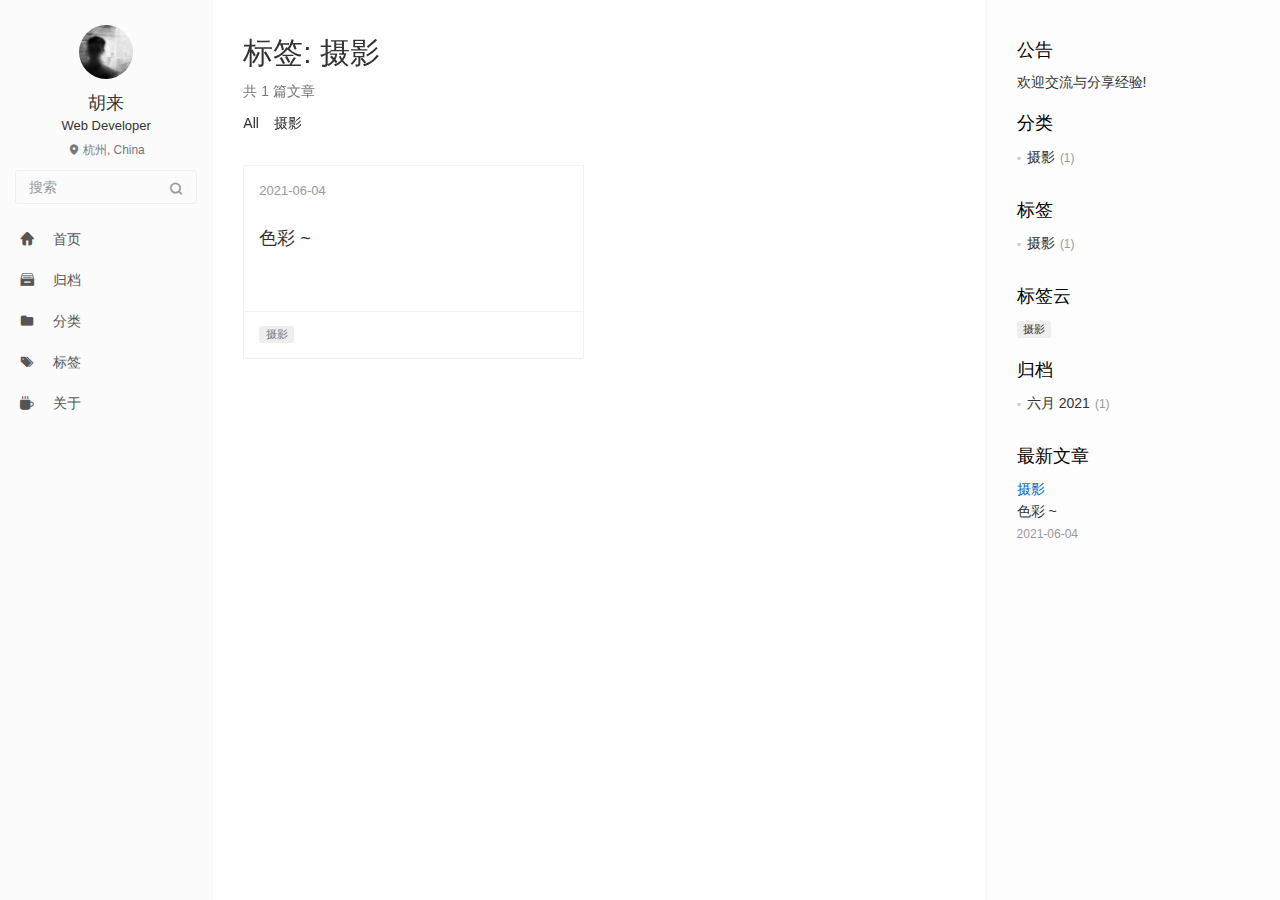
<file: tags/摄影/index.html>
<!DOCTYPE html><html lang="zh"><head><meta charset="utf-8"><meta http-equiv="X-UA-Compatible" content="IE=edge,chrome=1"><meta name="viewport" content="width=device-width,initial-scale=1,maximum-scale=1,minimum-scale=1,user-scalable=no,minimal-ui"><meta name="renderer" content="webkit"><meta http-equiv="Cache-Control" content="no-transform"><meta http-equiv="Cache-Control" content="no-siteapp"><meta name="apple-mobile-web-app-capable" content="yes"><meta name="apple-mobile-web-app-status-bar-style" content="black"><meta name="format-detection" content="telephone=no,email=no,adress=no"><meta name="theme-color" content="#000000"><meta http-equiv="window-target" content="_top"><title>标签: 摄影 | hoolay</title><meta property="og:type" content="website"><meta property="og:title" content="hoolay"><meta property="og:url" content="http://example.com/tags/%E6%91%84%E5%BD%B1/index.html"><meta property="og:site_name" content="hoolay"><meta property="og:locale" content="zh_CN"><meta property="article:author" content="hoolay"><meta name="twitter:card" content="summary"><link rel="canonical" href="http://example.com/tags/%E6%91%84%E5%BD%B1/index.html"><link rel="alternate" href="/atom.xml" title="hoolay" type="application/atom+xml"><link rel="icon" href="/favicon.png" type="image/x-icon"><link rel="stylesheet" href="/css/style.css"><meta name="generator" content="Hexo 5.4.0"></head><body class="main-center" itemscope itemtype="http://schema.org/WebPage"><header class="header" itemscope itemtype="http://schema.org/WPHeader"><div class="slimContent"><div class="navbar-header"><div class="profile-block text-center"><a id="avatar" href="https://github.com/hulaixxqc" target="_blank"><img class="img-circle img-rotate" src="/images/avatar.jpg" width="200" height="200"></a><h2 id="name" class="hidden-xs hidden-sm">胡来</h2><h3 id="title" class="hidden-xs hidden-sm hidden-md">Web Developer</h3><small id="location" class="text-muted hidden-xs hidden-sm"><i class="icon icon-map-marker"></i> 杭州, China</small></div><div class="search" id="search-form-wrap"><form class="search-form sidebar-form"><div class="input-group"><input type="text" class="search-form-input form-control" placeholder="搜索"> <span class="input-group-btn"><button type="submit" class="search-form-submit btn btn-flat" onclick="return!1"><i class="icon icon-search"></i></button></span></div></form><div class="ins-search"><div class="ins-search-mask"></div><div class="ins-search-container"><div class="ins-input-wrapper"><input type="text" class="ins-search-input" placeholder="想要查找什么..." x-webkit-speech> <button type="button" class="close ins-close ins-selectable" data-dismiss="modal" aria-label="Close"><span aria-hidden="true">×</span></button></div><div class="ins-section-wrapper"><div class="ins-section-container"></div></div></div></div></div><button class="navbar-toggle collapsed" type="button" data-toggle="collapse" data-target="#main-navbar" aria-controls="main-navbar" aria-expanded="false"><span class="sr-only">Toggle navigation</span> <span class="icon-bar"></span> <span class="icon-bar"></span> <span class="icon-bar"></span></button></div><nav id="main-navbar" class="collapse navbar-collapse" itemscope itemtype="http://schema.org/SiteNavigationElement" role="navigation"><ul class="nav navbar-nav main-nav"><li class="menu-item menu-item-home"><a href="/."><i class="icon icon-home-fill"></i> <span class="menu-title">首页</span></a></li><li class="menu-item menu-item-archives"><a href="/archives"><i class="icon icon-archives-fill"></i> <span class="menu-title">归档</span></a></li><li class="menu-item menu-item-categories"><a href="/categories"><i class="icon icon-folder"></i> <span class="menu-title">分类</span></a></li><li class="menu-item menu-item-tags"><a href="/tags"><i class="icon icon-tags"></i> <span class="menu-title">标签</span></a></li><li class="menu-item menu-item-about"><a href="/about"><i class="icon icon-cup-fill"></i> <span class="menu-title">关于</span></a></li></ul></nav></div></header><aside class="sidebar" itemscope itemtype="http://schema.org/WPSideBar"><div class="slimContent"><div class="widget"><h3 class="widget-title">公告</h3><div class="widget-body"><div id="board"><div class="content"><p>欢迎交流与分享经验!</p></div></div></div></div><div class="widget"><h3 class="widget-title">分类</h3><div class="widget-body"><ul class="category-list"><li class="category-list-item"><a class="category-list-link" href="/categories/%E6%91%84%E5%BD%B1/">摄影</a><span class="category-list-count">1</span></li></ul></div></div><div class="widget"><h3 class="widget-title">标签</h3><div class="widget-body"><ul class="tag-list" itemprop="keywords"><li class="tag-list-item"><a class="tag-list-link" href="/tags/%E6%91%84%E5%BD%B1/" rel="tag">摄影</a><span class="tag-list-count">1</span></li></ul></div></div><div class="widget"><h3 class="widget-title">标签云</h3><div class="widget-body tagcloud"><a href="/tags/%E6%91%84%E5%BD%B1/" style="font-size:13px">摄影</a></div></div><div class="widget"><h3 class="widget-title">归档</h3><div class="widget-body"><ul class="archive-list"><li class="archive-list-item"><a class="archive-list-link" href="/archives/2021/06/">六月 2021</a><span class="archive-list-count">1</span></li></ul></div></div><div class="widget"><h3 class="widget-title">最新文章</h3><div class="widget-body"><ul class="recent-post-list list-unstyled no-thumbnail"><li><div class="item-inner"><p class="item-category"><a class="category-link" href="/categories/%E6%91%84%E5%BD%B1/">摄影</a></p><p class="item-title"><a href="/2021/06/04/first/" class="title">色彩 ~</a></p><p class="item-date"><time datetime="2021-06-04T08:17:43.831Z" itemprop="datePublished">2021-06-04</time></p></div></li></ul></div></div></div></aside><main class="main" role="main"><article class="content article article-tags post-type-list" itemscope><header class="article-header"><h1 itemprop="name" class="hidden-xs">标签: 摄影</h1><p class="text-muted hidden-xs">共 1 篇文章</p><nav role="navigation" id="nav-main" class="okayNav"><ul><li><a href="/tags">All</a></li><li><a href="/tags/摄影/">摄影</a></li></ul></nav></header><div class="article-body"><div class="row"><div class="col-md-6"><article class="panel panel-default hover-shadow hover-grow" itemscope itemtype="http://schema.org/BlogPosting"><div class="panel-body"><div class="article-meta"><time datetime="2021-06-04T08:17:43.831Z" itemprop="datePublished">2021-06-04</time></div><h3 class="article-title" itemprop="name"><a class="article-link" href="/2021/06/04/first/">色彩 ~</a></h3></div><div class="panel-footer"><a href="/tags/%E6%91%84%E5%BD%B1/" class="label label-default mb">摄影</a></div></article></div></div></div></article></main><footer class="footer" itemscope itemtype="http://schema.org/WPFooter"></footer><script src="//cdn.jsdelivr.net/npm/jquery@1.12.4/dist/jquery.min.js"></script><script>window.jQuery||document.write('<script src="js/jquery.min.js"><\/script>')</script><script src="/js/plugin.min.js"></script><script src="/js/application.js"></script><script>window.INSIGHT_CONFIG={TRANSLATION:{POSTS:"文章",PAGES:"页面",CATEGORIES:"分类",TAGS:"标签",UNTITLED:"(未命名)"},ROOT_URL:"/",CONTENT_URL:"/content.json"}</script><script src="/js/insight.js"></script></body></html>
</file>
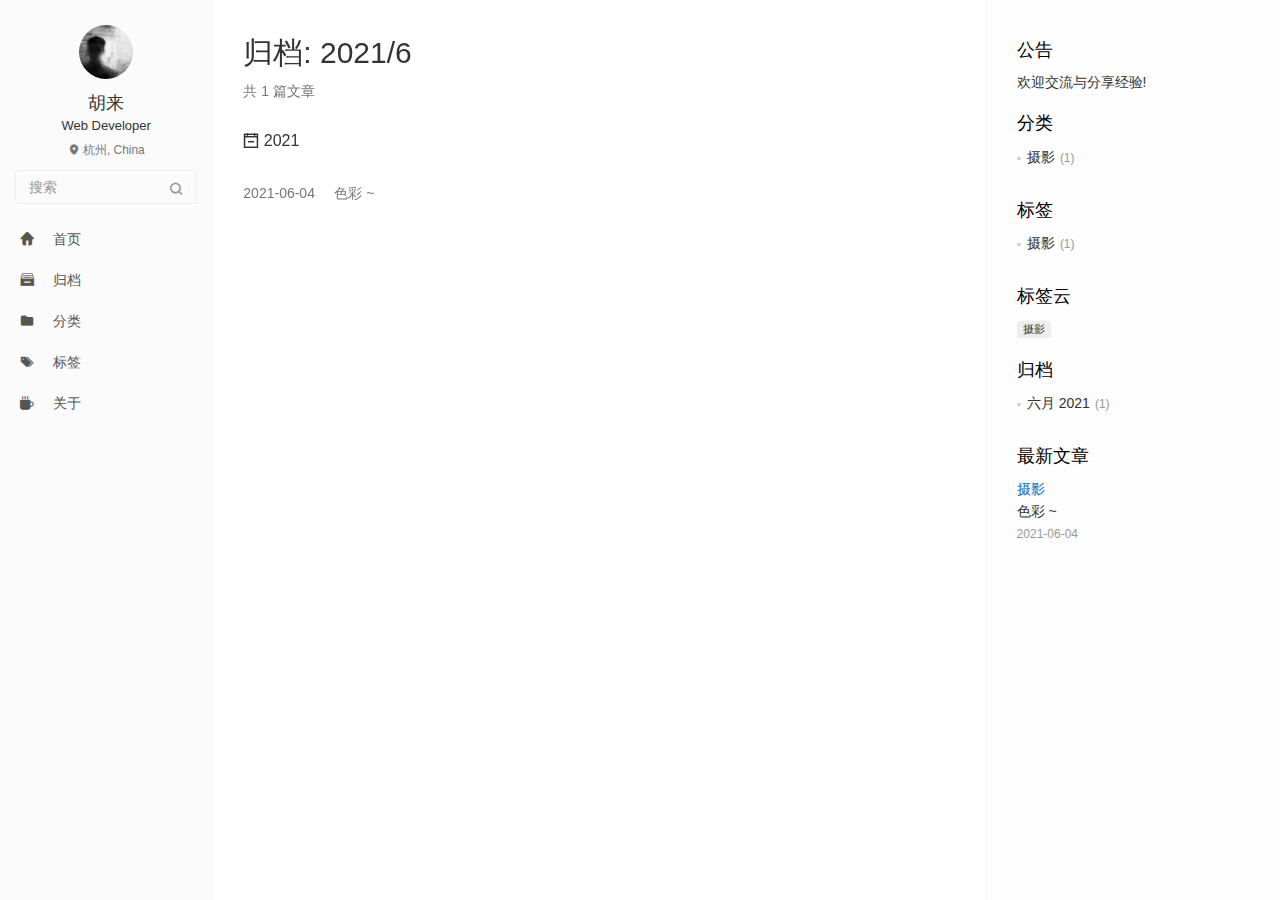
<file: archives/2021/06/index.html>
<!DOCTYPE html><html lang="zh"><head><meta charset="utf-8"><meta http-equiv="X-UA-Compatible" content="IE=edge,chrome=1"><meta name="viewport" content="width=device-width,initial-scale=1,maximum-scale=1,minimum-scale=1,user-scalable=no,minimal-ui"><meta name="renderer" content="webkit"><meta http-equiv="Cache-Control" content="no-transform"><meta http-equiv="Cache-Control" content="no-siteapp"><meta name="apple-mobile-web-app-capable" content="yes"><meta name="apple-mobile-web-app-status-bar-style" content="black"><meta name="format-detection" content="telephone=no,email=no,adress=no"><meta name="theme-color" content="#000000"><meta http-equiv="window-target" content="_top"><title>归档: 2021/6 | hoolay</title><meta property="og:type" content="website"><meta property="og:title" content="hoolay"><meta property="og:url" content="http://example.com/archives/2021/06/index.html"><meta property="og:site_name" content="hoolay"><meta property="og:locale" content="zh_CN"><meta property="article:author" content="hoolay"><meta name="twitter:card" content="summary"><link rel="canonical" href="http://example.com/archives/2021/06/index.html"><link rel="alternate" href="/atom.xml" title="hoolay" type="application/atom+xml"><link rel="icon" href="/favicon.png" type="image/x-icon"><link rel="stylesheet" href="/css/style.css"><meta name="generator" content="Hexo 5.4.0"></head><body class="main-center" itemscope itemtype="http://schema.org/WebPage"><header class="header" itemscope itemtype="http://schema.org/WPHeader"><div class="slimContent"><div class="navbar-header"><div class="profile-block text-center"><a id="avatar" href="https://github.com/hulaixxqc" target="_blank"><img class="img-circle img-rotate" src="/images/avatar.jpg" width="200" height="200"></a><h2 id="name" class="hidden-xs hidden-sm">胡来</h2><h3 id="title" class="hidden-xs hidden-sm hidden-md">Web Developer</h3><small id="location" class="text-muted hidden-xs hidden-sm"><i class="icon icon-map-marker"></i> 杭州, China</small></div><div class="search" id="search-form-wrap"><form class="search-form sidebar-form"><div class="input-group"><input type="text" class="search-form-input form-control" placeholder="搜索"> <span class="input-group-btn"><button type="submit" class="search-form-submit btn btn-flat" onclick="return!1"><i class="icon icon-search"></i></button></span></div></form><div class="ins-search"><div class="ins-search-mask"></div><div class="ins-search-container"><div class="ins-input-wrapper"><input type="text" class="ins-search-input" placeholder="想要查找什么..." x-webkit-speech> <button type="button" class="close ins-close ins-selectable" data-dismiss="modal" aria-label="Close"><span aria-hidden="true">×</span></button></div><div class="ins-section-wrapper"><div class="ins-section-container"></div></div></div></div></div><button class="navbar-toggle collapsed" type="button" data-toggle="collapse" data-target="#main-navbar" aria-controls="main-navbar" aria-expanded="false"><span class="sr-only">Toggle navigation</span> <span class="icon-bar"></span> <span class="icon-bar"></span> <span class="icon-bar"></span></button></div><nav id="main-navbar" class="collapse navbar-collapse" itemscope itemtype="http://schema.org/SiteNavigationElement" role="navigation"><ul class="nav navbar-nav main-nav"><li class="menu-item menu-item-home"><a href="/."><i class="icon icon-home-fill"></i> <span class="menu-title">首页</span></a></li><li class="menu-item menu-item-archives"><a href="/archives"><i class="icon icon-archives-fill"></i> <span class="menu-title">归档</span></a></li><li class="menu-item menu-item-categories"><a href="/categories"><i class="icon icon-folder"></i> <span class="menu-title">分类</span></a></li><li class="menu-item menu-item-tags"><a href="/tags"><i class="icon icon-tags"></i> <span class="menu-title">标签</span></a></li><li class="menu-item menu-item-about"><a href="/about"><i class="icon icon-cup-fill"></i> <span class="menu-title">关于</span></a></li></ul></nav></div></header><aside class="sidebar" itemscope itemtype="http://schema.org/WPSideBar"><div class="slimContent"><div class="widget"><h3 class="widget-title">公告</h3><div class="widget-body"><div id="board"><div class="content"><p>欢迎交流与分享经验!</p></div></div></div></div><div class="widget"><h3 class="widget-title">分类</h3><div class="widget-body"><ul class="category-list"><li class="category-list-item"><a class="category-list-link" href="/categories/%E6%91%84%E5%BD%B1/">摄影</a><span class="category-list-count">1</span></li></ul></div></div><div class="widget"><h3 class="widget-title">标签</h3><div class="widget-body"><ul class="tag-list" itemprop="keywords"><li class="tag-list-item"><a class="tag-list-link" href="/tags/%E6%91%84%E5%BD%B1/" rel="tag">摄影</a><span class="tag-list-count">1</span></li></ul></div></div><div class="widget"><h3 class="widget-title">标签云</h3><div class="widget-body tagcloud"><a href="/tags/%E6%91%84%E5%BD%B1/" style="font-size:13px">摄影</a></div></div><div class="widget"><h3 class="widget-title">归档</h3><div class="widget-body"><ul class="archive-list"><li class="archive-list-item"><a class="archive-list-link" href="/archives/2021/06/">六月 2021</a><span class="archive-list-count">1</span></li></ul></div></div><div class="widget"><h3 class="widget-title">最新文章</h3><div class="widget-body"><ul class="recent-post-list list-unstyled no-thumbnail"><li><div class="item-inner"><p class="item-category"><a class="category-link" href="/categories/%E6%91%84%E5%BD%B1/">摄影</a></p><p class="item-title"><a href="/2021/06/04/first/" class="title">色彩 ~</a></p><p class="item-date"><time datetime="2021-06-04T08:17:43.831Z" itemprop="datePublished">2021-06-04</time></p></div></li></ul></div></div></div></aside><main class="main" role="main"><article class="content article article-archives article-type-list" itemscope><header class="article-header"><h1 itemprop="title">归档: 2021/6</h1><p class="text-muted">共 1 篇文章</p></header><div class="article-body"><section class="panel panel-default b-no"><div class="panel-heading" role="tab"><h3 class="panel-title"><a data-toggle="collapse" href="#collapse2021" aria-expanded="true"><i class="icon icon-calendar-plus text-active"></i><i class="icon icon-calendar-minus text"></i> 2021</a></h3></div><div id="collapse2021" class="panel-collapse collapse in" role="tabpanel" aria-labelledby="heading2021"><div class="panel-body"><div class="collection"><a href="/2021/06/04/first/" class="collection-item" target="_blank" itemprop="url"><time datetime="2021-06-04T08:17:43.831Z" itemprop="datePublished">2021-06-04</time> <span>&nbsp;&nbsp;&nbsp;</span> 色彩 ~</a></div></div></div></section></div></article></main><footer class="footer" itemscope itemtype="http://schema.org/WPFooter"></footer><script src="//cdn.jsdelivr.net/npm/jquery@1.12.4/dist/jquery.min.js"></script><script>window.jQuery||document.write('<script src="js/jquery.min.js"><\/script>')</script><script src="/js/plugin.min.js"></script><script src="/js/application.js"></script><script>window.INSIGHT_CONFIG={TRANSLATION:{POSTS:"文章",PAGES:"页面",CATEGORIES:"分类",TAGS:"标签",UNTITLED:"(未命名)"},ROOT_URL:"/",CONTENT_URL:"/content.json"}</script><script src="/js/insight.js"></script></body></html>
</file>
<file: css/style.css>
/* build time:Fri Jun 04 2021 23:22:35 GMT+0800 (中国标准时间)*/
@charset "UTF-8";/*!
 * Bootstrap v3.3.7 (http://getbootstrap.com)
 * Copyright 2011-2016 Twitter, Inc.
 * Licensed under MIT (https://github.com/twbs/bootstrap/blob/master/LICENSE)
 *//*! normalize.css v3.0.3 | MIT License | github.com/necolas/normalize.css */html{font-family:sans-serif;-ms-text-size-adjust:100%;-webkit-text-size-adjust:100%}body{margin:0}article,aside,details,figcaption,figure,footer,header,hgroup,main,menu,nav,section,summary{display:block}audio,canvas,progress,video{display:inline-block;vertical-align:baseline}audio:not([controls]){display:none;height:0}[hidden],template{display:none}a{background-color:transparent}a:active,a:hover{outline:0}abbr[title]{border-bottom:1px dotted}b,strong{font-weight:700}dfn{font-style:italic}h1{font-size:2em;margin:.67em 0}mark{background:#ff0;color:#000}small{font-size:80%}sub,sup{font-size:75%;line-height:0;position:relative;vertical-align:baseline}sup{top:-.5em}sub{bottom:-.25em}img{border:0}svg:not(:root){overflow:hidden}figure{margin:1em 40px}hr{-webkit-box-sizing:content-box;box-sizing:content-box;height:0}pre{overflow:auto}code,kbd,pre,samp{font-family:monospace,monospace;font-size:1em}button,input,optgroup,select,textarea{color:inherit;font:inherit;margin:0}button{overflow:visible}button,select{text-transform:none}button,html input[type=button],input[type=reset],input[type=submit]{-webkit-appearance:button;cursor:pointer}button[disabled],html input[disabled]{cursor:default}button::-moz-focus-inner,input::-moz-focus-inner{border:0;padding:0}input{line-height:normal}input[type=checkbox],input[type=radio]{-webkit-box-sizing:border-box;box-sizing:border-box;padding:0}input[type=number]::-webkit-inner-spin-button,input[type=number]::-webkit-outer-spin-button{height:auto}input[type=search]{-webkit-appearance:textfield;-webkit-box-sizing:content-box;box-sizing:content-box}input[type=search]::-webkit-search-cancel-button,input[type=search]::-webkit-search-decoration{-webkit-appearance:none}fieldset{border:1px solid silver;margin:0 2px;padding:.35em .625em .75em}legend{border:0;padding:0}textarea{overflow:auto}optgroup{font-weight:700}table{border-collapse:collapse;border-spacing:0}td,th{padding:0}/*! Source: https://github.com/h5bp/html5-boilerplate/blob/master/src/css/main.css */*{-webkit-box-sizing:border-box;box-sizing:border-box}:after,:before{-webkit-box-sizing:border-box;box-sizing:border-box}html{font-size:10px;-webkit-tap-highlight-color:transparent}button,input,select,textarea{font-family:inherit;font-size:inherit;line-height:inherit}a{color:#2196f3;text-decoration:none}a:focus,a:hover{color:#0a6ebd;text-decoration:underline}a:focus{outline:5px auto -webkit-focus-ring-color;outline-offset:-2px}figure{margin:0}img{vertical-align:middle}.img-responsive{display:block;max-width:100%;height:auto}.img-rounded{border-radius:6px}.img-thumbnail{padding:4px;line-height:1.57143;background-color:#fff;border:1px solid #ddd;border-radius:4px;-webkit-transition:all .2s ease-in-out;transition:all .2s ease-in-out;display:inline-block;max-width:100%;height:auto}.img-circle{border-radius:50%}hr{margin-top:21px;margin-bottom:21px;border:0;border-top:1px solid #eee}.sr-only{position:absolute;width:1px;height:1px;margin:-1px;padding:0;overflow:hidden;clip:rect(0,0,0,0);border:0}.sr-only-focusable:active,.sr-only-focusable:focus{position:static;width:auto;height:auto;margin:0;overflow:visible;clip:auto}[role=button]{cursor:pointer}.h1,.h2,.h3,.h4,.h5,.h6,h1,h2,h3,h4,h5,h6{font-family:inherit;font-weight:500;line-height:1.1;color:inherit}.h1 .small,.h1 small,.h2 .small,.h2 small,.h3 .small,.h3 small,.h4 .small,.h4 small,.h5 .small,.h5 small,.h6 .small,.h6 small,h1 .small,h1 small,h2 .small,h2 small,h3 .small,h3 small,h4 .small,h4 small,h5 .small,h5 small,h6 .small,h6 small{font-weight:400;line-height:1;color:#777}.h1,.h2,.h3,h1,h2,h3{margin-top:21px;margin-bottom:10.5px}.h1 .small,.h1 small,.h2 .small,.h2 small,.h3 .small,.h3 small,h1 .small,h1 small,h2 .small,h2 small,h3 .small,h3 small{font-size:65%}.h4,.h5,.h6,h4,h5,h6{margin-top:10.5px;margin-bottom:10.5px}.h4 .small,.h4 small,.h5 .small,.h5 small,.h6 .small,.h6 small,h4 .small,h4 small,h5 .small,h5 small,h6 .small,h6 small{font-size:75%}.h1,h1{font-size:30px}.h2,h2{font-size:26px}.h3,h3{font-size:22px}.h4,h4{font-size:18px}.h5,h5{font-size:14px}.h6,h6{font-size:12px}p{margin:0 0 10.5px}.lead{margin-bottom:21px;font-size:16px;font-weight:300;line-height:1.4}.small,small{font-size:85%}.mark,mark{background-color:#fcf8e3;padding:.2em}.text-left{text-align:left}.text-right{text-align:right}.text-center{text-align:center}.text-justify{text-align:justify}.text-nowrap{white-space:nowrap}.text-lowercase{text-transform:lowercase}.initialism,.text-uppercase{text-transform:uppercase}.text-capitalize{text-transform:capitalize}.text-muted{color:#777!important}.text-primary{color:#2196f3}a.text-primary:focus,a.text-primary:hover{color:#0c7cd5}.text-success{color:#3c763d}a.text-success:focus,a.text-success:hover{color:#2b542c}.text-info{color:#31708f}a.text-info:focus,a.text-info:hover{color:#245269}.text-warning{color:#8a6d3b}a.text-warning:focus,a.text-warning:hover{color:#66512c}.text-danger{color:#a94442}a.text-danger:focus,a.text-danger:hover{color:#843534}.bg-primary{color:#fff}.bg-primary{background-color:#2196f3}a.bg-primary:focus,a.bg-primary:hover{background-color:#0c7cd5}.bg-success{background-color:#dff0d8}a.bg-success:focus,a.bg-success:hover{background-color:#c1e2b3}.bg-info{background-color:#d9edf7}a.bg-info:focus,a.bg-info:hover{background-color:#afd9ee}.bg-warning{background-color:#fcf8e3}a.bg-warning:focus,a.bg-warning:hover{background-color:#f7ecb5}.bg-danger{background-color:#f2dede}a.bg-danger:focus,a.bg-danger:hover{background-color:#e4b9b9}.page-header{padding-bottom:9.5px;margin:42px 0 21px;border-bottom:1px solid #eee}ol,ul{margin-top:0;margin-bottom:10.5px}ol ol,ol ul,ul ol,ul ul{margin-bottom:0}.list-unstyled{padding-left:0;list-style:none}.list-inline{padding-left:0;list-style:none;margin-left:-5px}.list-inline>li{display:inline-block;padding-left:5px;padding-right:5px}dl{margin-top:0;margin-bottom:21px}dd,dt{line-height:1.57143}dt{font-weight:700}dd{margin-left:0}.dl-horizontal dd:after,.dl-horizontal dd:before{content:" ";display:table}.dl-horizontal dd:after{clear:both}abbr[data-original-title],abbr[title]{cursor:help;border-bottom:1px dotted #777}.initialism{font-size:90%}blockquote{padding:10.5px 16px;margin:0 0 21px;border:1px dotted #eee;border-left:3px solid #eee;background-color:#fbfbfb}blockquote ol:last-child,blockquote p:last-child,blockquote ul:last-child{margin-bottom:0}blockquote .small,blockquote footer,blockquote small{display:block;font-size:80%;line-height:1.57143;color:#777}blockquote .small:before,blockquote footer:before,blockquote small:before{content:'\2014 \00A0'}.blockquote-reverse,blockquote.pull-right{padding-right:15px;padding-left:0;border-right:5px solid #eee;border-left:0;text-align:right}.blockquote-reverse .small:before,.blockquote-reverse footer:before,.blockquote-reverse small:before,blockquote.pull-right .small:before,blockquote.pull-right footer:before,blockquote.pull-right small:before{content:''}.blockquote-reverse .small:after,.blockquote-reverse footer:after,.blockquote-reverse small:after,blockquote.pull-right .small:after,blockquote.pull-right footer:after,blockquote.pull-right small:after{content:'\00A0 \2014'}address{margin-bottom:21px;font-style:normal;line-height:1.57143}.container{margin-right:auto;margin-left:auto;padding-left:15px;padding-right:15px}.container:after,.container:before{content:" ";display:table}.container:after{clear:both}.container-fluid{margin-right:auto;margin-left:auto;padding-left:15px;padding-right:15px}.container-fluid:after,.container-fluid:before{content:" ";display:table}.container-fluid:after{clear:both}.row{margin-left:-15px;margin-right:-15px}.row:after,.row:before{content:" ";display:table}.row:after{clear:both}.col-lg-1,.col-lg-10,.col-lg-11,.col-lg-12,.col-lg-2,.col-lg-3,.col-lg-4,.col-lg-5,.col-lg-6,.col-lg-7,.col-lg-8,.col-lg-9,.col-md-1,.col-md-10,.col-md-11,.col-md-12,.col-md-2,.col-md-3,.col-md-4,.col-md-5,.col-md-6,.col-md-7,.col-md-8,.col-md-9,.col-sm-1,.col-sm-10,.col-sm-11,.col-sm-12,.col-sm-2,.col-sm-3,.col-sm-4,.col-sm-5,.col-sm-6,.col-sm-7,.col-sm-8,.col-sm-9,.col-xs-1,.col-xs-10,.col-xs-11,.col-xs-12,.col-xs-2,.col-xs-3,.col-xs-4,.col-xs-5,.col-xs-6,.col-xs-7,.col-xs-8,.col-xs-9{position:relative;min-height:1px;padding-left:15px;padding-right:15px}.col-xs-1,.col-xs-10,.col-xs-11,.col-xs-12,.col-xs-2,.col-xs-3,.col-xs-4,.col-xs-5,.col-xs-6,.col-xs-7,.col-xs-8,.col-xs-9{float:left}.col-xs-1{width:8.33333%}.col-xs-2{width:16.66667%}.col-xs-3{width:25%}.col-xs-4{width:33.33333%}.col-xs-5{width:41.66667%}.col-xs-6{width:50%}.col-xs-7{width:58.33333%}.col-xs-8{width:66.66667%}.col-xs-9{width:75%}.col-xs-10{width:83.33333%}.col-xs-11{width:91.66667%}.col-xs-12{width:100%}.col-xs-pull-0{right:auto}.col-xs-pull-1{right:8.33333%}.col-xs-pull-2{right:16.66667%}.col-xs-pull-3{right:25%}.col-xs-pull-4{right:33.33333%}.col-xs-pull-5{right:41.66667%}.col-xs-pull-6{right:50%}.col-xs-pull-7{right:58.33333%}.col-xs-pull-8{right:66.66667%}.col-xs-pull-9{right:75%}.col-xs-pull-10{right:83.33333%}.col-xs-pull-11{right:91.66667%}.col-xs-pull-12{right:100%}.col-xs-push-0{left:auto}.col-xs-push-1{left:8.33333%}.col-xs-push-2{left:16.66667%}.col-xs-push-3{left:25%}.col-xs-push-4{left:33.33333%}.col-xs-push-5{left:41.66667%}.col-xs-push-6{left:50%}.col-xs-push-7{left:58.33333%}.col-xs-push-8{left:66.66667%}.col-xs-push-9{left:75%}.col-xs-push-10{left:83.33333%}.col-xs-push-11{left:91.66667%}.col-xs-push-12{left:100%}.col-xs-offset-0{margin-left:0}.col-xs-offset-1{margin-left:8.33333%}.col-xs-offset-2{margin-left:16.66667%}.col-xs-offset-3{margin-left:25%}.col-xs-offset-4{margin-left:33.33333%}.col-xs-offset-5{margin-left:41.66667%}.col-xs-offset-6{margin-left:50%}.col-xs-offset-7{margin-left:58.33333%}.col-xs-offset-8{margin-left:66.66667%}.col-xs-offset-9{margin-left:75%}.col-xs-offset-10{margin-left:83.33333%}.col-xs-offset-11{margin-left:91.66667%}.col-xs-offset-12{margin-left:100%}.btn{display:inline-block;margin-bottom:0;font-weight:400;text-align:center;vertical-align:middle;-ms-touch-action:manipulation;touch-action:manipulation;cursor:pointer;background-image:none;border:1px solid transparent;white-space:nowrap;padding:6px 12px;font-size:14px;line-height:1.57143;border-radius:4px;-webkit-user-select:none;-moz-user-select:none;-ms-user-select:none;user-select:none}.btn.active.focus,.btn.active:focus,.btn.focus,.btn:active.focus,.btn:active:focus,.btn:focus{outline:5px auto -webkit-focus-ring-color;outline-offset:-2px}.btn.focus,.btn:focus,.btn:hover{color:#333;text-decoration:none}.btn.active,.btn:active{outline:0;background-image:none;-webkit-box-shadow:inset 0 3px 5px rgba(0,0,0,.125);box-shadow:inset 0 3px 5px rgba(0,0,0,.125)}.btn.disabled,.btn[disabled],fieldset[disabled] .btn{cursor:not-allowed;opacity:.65;-webkit-box-shadow:none;box-shadow:none}a.btn.disabled,fieldset[disabled] a.btn{pointer-events:none}.btn-default{color:#333;background-color:#fff;border-color:#ccc}.btn-default.focus,.btn-default:focus{color:#333;background-color:#e6e6e6;border-color:#8c8c8c}.btn-default:hover{color:#333;background-color:#e6e6e6;border-color:#adadad}.btn-default.active,.btn-default:active,.open>.btn-default.dropdown-toggle{color:#333;background-color:#e6e6e6;border-color:#adadad}.btn-default.active.focus,.btn-default.active:focus,.btn-default.active:hover,.btn-default:active.focus,.btn-default:active:focus,.btn-default:active:hover,.open>.btn-default.dropdown-toggle.focus,.open>.btn-default.dropdown-toggle:focus,.open>.btn-default.dropdown-toggle:hover{color:#333;background-color:#d4d4d4;border-color:#8c8c8c}.btn-default.active,.btn-default:active,.open>.btn-default.dropdown-toggle{background-image:none}.btn-default.disabled.focus,.btn-default.disabled:focus,.btn-default.disabled:hover,.btn-default[disabled].focus,.btn-default[disabled]:focus,.btn-default[disabled]:hover,fieldset[disabled] .btn-default.focus,fieldset[disabled] .btn-default:focus,fieldset[disabled] .btn-default:hover{background-color:#fff;border-color:#ccc}.btn-default .badge{color:#fff;background-color:#333}.btn-primary{color:#fff;background-color:#2196f3;border-color:#0d8aee}.btn-primary.focus,.btn-primary:focus{color:#fff;background-color:#0c7cd5;border-color:#064475}.btn-primary:hover{color:#fff;background-color:#0c7cd5;border-color:#0a68b4}.btn-primary.active,.btn-primary:active,.open>.btn-primary.dropdown-toggle{color:#fff;background-color:#0c7cd5;border-color:#0a68b4}.btn-primary.active.focus,.btn-primary.active:focus,.btn-primary.active:hover,.btn-primary:active.focus,.btn-primary:active:focus,.btn-primary:active:hover,.open>.btn-primary.dropdown-toggle.focus,.open>.btn-primary.dropdown-toggle:focus,.open>.btn-primary.dropdown-toggle:hover{color:#fff;background-color:#0a68b4;border-color:#064475}.btn-primary.active,.btn-primary:active,.open>.btn-primary.dropdown-toggle{background-image:none}.btn-primary.disabled.focus,.btn-primary.disabled:focus,.btn-primary.disabled:hover,.btn-primary[disabled].focus,.btn-primary[disabled]:focus,.btn-primary[disabled]:hover,fieldset[disabled] .btn-primary.focus,fieldset[disabled] .btn-primary:focus,fieldset[disabled] .btn-primary:hover{background-color:#2196f3;border-color:#0d8aee}.btn-primary .badge{color:#2196f3;background-color:#fff}.btn-success{color:#fff;background-color:#5cb85c;border-color:#4cae4c}.btn-success.focus,.btn-success:focus{color:#fff;background-color:#449d44;border-color:#255625}.btn-success:hover{color:#fff;background-color:#449d44;border-color:#398439}.btn-success.active,.btn-success:active,.open>.btn-success.dropdown-toggle{color:#fff;background-color:#449d44;border-color:#398439}.btn-success.active.focus,.btn-success.active:focus,.btn-success.active:hover,.btn-success:active.focus,.btn-success:active:focus,.btn-success:active:hover,.open>.btn-success.dropdown-toggle.focus,.open>.btn-success.dropdown-toggle:focus,.open>.btn-success.dropdown-toggle:hover{color:#fff;background-color:#398439;border-color:#255625}.btn-success.active,.btn-success:active,.open>.btn-success.dropdown-toggle{background-image:none}.btn-success.disabled.focus,.btn-success.disabled:focus,.btn-success.disabled:hover,.btn-success[disabled].focus,.btn-success[disabled]:focus,.btn-success[disabled]:hover,fieldset[disabled] .btn-success.focus,fieldset[disabled] .btn-success:focus,fieldset[disabled] .btn-success:hover{background-color:#5cb85c;border-color:#4cae4c}.btn-success .badge{color:#5cb85c;background-color:#fff}.btn-info{color:#fff;background-color:#56ccf2;border-color:#3ec5f0}.btn-info.focus,.btn-info:focus{color:#fff;background-color:#27beee;border-color:#0d7ea3}.btn-info:hover{color:#fff;background-color:#27beee;border-color:#11aee0}.btn-info.active,.btn-info:active,.open>.btn-info.dropdown-toggle{color:#fff;background-color:#27beee;border-color:#11aee0}.btn-info.active.focus,.btn-info.active:focus,.btn-info.active:hover,.btn-info:active.focus,.btn-info:active:focus,.btn-info:active:hover,.open>.btn-info.dropdown-toggle.focus,.open>.btn-info.dropdown-toggle:focus,.open>.btn-info.dropdown-toggle:hover{color:#fff;background-color:#11aee0;border-color:#0d7ea3}.btn-info.active,.btn-info:active,.open>.btn-info.dropdown-toggle{background-image:none}.btn-info.disabled.focus,.btn-info.disabled:focus,.btn-info.disabled:hover,.btn-info[disabled].focus,.btn-info[disabled]:focus,.btn-info[disabled]:hover,fieldset[disabled] .btn-info.focus,fieldset[disabled] .btn-info:focus,fieldset[disabled] .btn-info:hover{background-color:#56ccf2;border-color:#3ec5f0}.btn-info .badge{color:#56ccf2;background-color:#fff}.btn-warning{color:#fff;background-color:#f09819;border-color:#e18b0f}.btn-warning.focus,.btn-warning:focus{color:#fff;background-color:#c97c0d;border-color:#694107}.btn-warning:hover{color:#fff;background-color:#c97c0d;border-color:#a7670b}.btn-warning.active,.btn-warning:active,.open>.btn-warning.dropdown-toggle{color:#fff;background-color:#c97c0d;border-color:#a7670b}.btn-warning.active.focus,.btn-warning.active:focus,.btn-warning.active:hover,.btn-warning:active.focus,.btn-warning:active:focus,.btn-warning:active:hover,.open>.btn-warning.dropdown-toggle.focus,.open>.btn-warning.dropdown-toggle:focus,.open>.btn-warning.dropdown-toggle:hover{color:#fff;background-color:#a7670b;border-color:#694107}.btn-warning.active,.btn-warning:active,.open>.btn-warning.dropdown-toggle{background-image:none}.btn-warning.disabled.focus,.btn-warning.disabled:focus,.btn-warning.disabled:hover,.btn-warning[disabled].focus,.btn-warning[disabled]:focus,.btn-warning[disabled]:hover,fieldset[disabled] .btn-warning.focus,fieldset[disabled] .btn-warning:focus,fieldset[disabled] .btn-warning:hover{background-color:#f09819;border-color:#e18b0f}.btn-warning .badge{color:#f09819;background-color:#fff}.btn-danger{color:#fff;background-color:#ff512f;border-color:#ff3c16}.btn-danger.focus,.btn-danger:focus{color:#fff;background-color:#fb2900;border-color:#951800}.btn-danger:hover{color:#fff;background-color:#fb2900;border-color:#d72300}.btn-danger.active,.btn-danger:active,.open>.btn-danger.dropdown-toggle{color:#fff;background-color:#fb2900;border-color:#d72300}.btn-danger.active.focus,.btn-danger.active:focus,.btn-danger.active:hover,.btn-danger:active.focus,.btn-danger:active:focus,.btn-danger:active:hover,.open>.btn-danger.dropdown-toggle.focus,.open>.btn-danger.dropdown-toggle:focus,.open>.btn-danger.dropdown-toggle:hover{color:#fff;background-color:#d72300;border-color:#951800}.btn-danger.active,.btn-danger:active,.open>.btn-danger.dropdown-toggle{background-image:none}.btn-danger.disabled.focus,.btn-danger.disabled:focus,.btn-danger.disabled:hover,.btn-danger[disabled].focus,.btn-danger[disabled]:focus,.btn-danger[disabled]:hover,fieldset[disabled] .btn-danger.focus,fieldset[disabled] .btn-danger:focus,fieldset[disabled] .btn-danger:hover{background-color:#ff512f;border-color:#ff3c16}.btn-danger .badge{color:#ff512f;background-color:#fff}.btn-link{color:#2196f3;font-weight:400;border-radius:0}.btn-link,.btn-link.active,.btn-link:active,.btn-link[disabled],fieldset[disabled] .btn-link{background-color:transparent;-webkit-box-shadow:none;box-shadow:none}.btn-link,.btn-link:active,.btn-link:focus,.btn-link:hover{border-color:transparent}.btn-link:focus,.btn-link:hover{color:#0a6ebd;text-decoration:underline;background-color:transparent}.btn-link[disabled]:focus,.btn-link[disabled]:hover,fieldset[disabled] .btn-link:focus,fieldset[disabled] .btn-link:hover{color:#777;text-decoration:none}.btn-lg{padding:10px 16px;font-size:18px;line-height:1.33333;border-radius:6px}.btn-sm{padding:5px 10px;font-size:12px;line-height:1.5;border-radius:3px}.btn-xs{padding:1px 5px;font-size:12px;line-height:1.5;border-radius:3px}.btn-block{display:block;width:100%}.btn-block+.btn-block{margin-top:5px}input[type=button].btn-block,input[type=reset].btn-block,input[type=submit].btn-block{width:100%}.fade{opacity:0;-webkit-transition:opacity .15s linear;transition:opacity .15s linear}.fade.in{opacity:1}.collapse{display:none}.collapse.in{display:block}tr.collapse.in{display:table-row}tbody.collapse.in{display:table-row-group}.collapsing{position:relative;height:0;overflow:hidden;-webkit-transition-property:height,visibility;transition-property:height,visibility;-webkit-transition-duration:.35s;transition-duration:.35s;-webkit-transition-timing-function:ease;transition-timing-function:ease}.caret{display:inline-block;width:0;height:0;margin-left:2px;vertical-align:middle;border-top:4px dashed;border-right:4px solid transparent;border-left:4px solid transparent}.dropdown,.dropup{position:relative}.dropdown-toggle:focus{outline:0}.dropdown-menu{position:absolute;top:100%;left:0;z-index:1000;display:none;float:left;min-width:160px;padding:5px 0;margin:2px 0 0;list-style:none;font-size:14px;text-align:left;background-color:#fff;border:1px solid #ccc;border:1px solid rgba(0,0,0,.15);border-radius:4px;-webkit-box-shadow:0 6px 12px rgba(0,0,0,.175);box-shadow:0 6px 12px rgba(0,0,0,.175);background-clip:padding-box}.dropdown-menu.pull-right{right:0;left:auto}.dropdown-menu .divider{height:1px;margin:9.5px 0;overflow:hidden;background-color:#e5e5e5}.dropdown-menu>li>a{display:block;padding:3px 20px;clear:both;font-weight:400;line-height:1.57143;color:#333;white-space:nowrap}.dropdown-menu>li>a:focus,.dropdown-menu>li>a:hover{text-decoration:none;color:#262626;background-color:#f5f5f5}.dropdown-menu>.active>a,.dropdown-menu>.active>a:focus,.dropdown-menu>.active>a:hover{color:#fff;text-decoration:none;outline:0;background-color:#2196f3}.dropdown-menu>.disabled>a,.dropdown-menu>.disabled>a:focus,.dropdown-menu>.disabled>a:hover{color:#777}.dropdown-menu>.disabled>a:focus,.dropdown-menu>.disabled>a:hover{text-decoration:none;background-color:transparent;background-image:none;cursor:not-allowed}.open>.dropdown-menu{display:block}.open>a{outline:0}.dropdown-menu-right{left:auto;right:0}.dropdown-menu-left{left:0;right:auto}.dropdown-header{display:block;padding:3px 20px;font-size:12px;line-height:1.57143;color:#777;white-space:nowrap}.dropdown-backdrop{position:fixed;left:0;right:0;bottom:0;top:0;z-index:990}.pull-right>.dropdown-menu{right:0;left:auto}.dropup .caret,.navbar-fixed-bottom .dropdown .caret{border-top:0;border-bottom:4px dashed;content:""}.dropup .dropdown-menu,.navbar-fixed-bottom .dropdown .dropdown-menu{top:auto;bottom:100%;margin-bottom:2px}.input-group{position:relative;display:table;border-collapse:separate}.input-group[class*=col-]{float:none;padding-left:0;padding-right:0}.input-group .form-control{position:relative;z-index:2;float:left;width:100%;margin-bottom:0}.input-group .form-control:focus{z-index:3}.input-group .form-control,.input-group-addon,.input-group-btn{display:table-cell}.input-group .form-control:not(:first-child):not(:last-child),.input-group-addon:not(:first-child):not(:last-child),.input-group-btn:not(:first-child):not(:last-child){border-radius:0}.input-group-addon,.input-group-btn{width:1%;white-space:nowrap;vertical-align:middle}.input-group-addon{padding:6px 12px;font-size:14px;font-weight:400;line-height:1;color:#555;text-align:center;background-color:#eee;border:1px solid #ccc;border-radius:4px}.input-group-addon.input-sm,.input-group-sm>.input-group-addon,.input-group-sm>.input-group-btn>.input-group-addon.btn{padding:5px 10px;font-size:12px;border-radius:3px}.input-group-addon.input-lg,.input-group-lg>.input-group-addon,.input-group-lg>.input-group-btn>.input-group-addon.btn{padding:10px 16px;font-size:18px;border-radius:6px}.input-group-addon input[type=checkbox],.input-group-addon input[type=radio]{margin-top:0}.input-group .form-control:first-child,.input-group-addon:first-child,.input-group-btn:first-child>.btn,.input-group-btn:first-child>.btn-group>.btn,.input-group-btn:first-child>.dropdown-toggle,.input-group-btn:last-child>.btn-group:not(:last-child)>.btn,.input-group-btn:last-child>.btn:not(:last-child):not(.dropdown-toggle){border-bottom-right-radius:0;border-top-right-radius:0}.input-group-addon:first-child{border-right:0}.input-group .form-control:last-child,.input-group-addon:last-child,.input-group-btn:first-child>.btn-group:not(:first-child)>.btn,.input-group-btn:first-child>.btn:not(:first-child),.input-group-btn:last-child>.btn,.input-group-btn:last-child>.btn-group>.btn,.input-group-btn:last-child>.dropdown-toggle{border-bottom-left-radius:0;border-top-left-radius:0}.input-group-addon:last-child{border-left:0}.input-group-btn{position:relative;font-size:0;white-space:nowrap}.input-group-btn>.btn{position:relative}.input-group-btn>.btn+.btn{margin-left:-1px}.input-group-btn>.btn:active,.input-group-btn>.btn:focus,.input-group-btn>.btn:hover{z-index:2}.input-group-btn:first-child>.btn,.input-group-btn:first-child>.btn-group{margin-right:-1px}.input-group-btn:last-child>.btn,.input-group-btn:last-child>.btn-group{z-index:2;margin-left:-1px}.nav{margin-bottom:0;padding-left:0;list-style:none}.nav:after,.nav:before{content:" ";display:table}.nav:after{clear:both}.nav>li{position:relative;display:block}.nav>li>a{position:relative;display:block;padding:10px 15px}.nav>li>a:focus,.nav>li>a:hover{text-decoration:none;background-color:#eee}.nav>li.disabled>a{color:#777}.nav>li.disabled>a:focus,.nav>li.disabled>a:hover{color:#777;text-decoration:none;background-color:transparent;cursor:not-allowed}.nav .open>a,.nav .open>a:focus,.nav .open>a:hover{background-color:#eee;border-color:#2196f3}.nav .nav-divider{height:1px;margin:9.5px 0;overflow:hidden;background-color:#e5e5e5}.nav>li>a>img{max-width:none}.nav-tabs{border-bottom:1px solid #f2f2f2}.nav-tabs>li{float:left;margin-bottom:-1px}.nav-tabs>li>a{margin-right:2px;line-height:1.57143;border:1px solid transparent;border-radius:4px 4px 0 0}.nav-tabs>li>a:hover{border-color:#eee #eee #f2f2f2}.nav-tabs>li.active>a,.nav-tabs>li.active>a:focus,.nav-tabs>li.active>a:hover{color:#555;background-color:#fff;border:1px solid #f2f2f2;border-bottom-color:transparent;cursor:default}.nav-pills>li{float:left}.nav-pills>li>a{border-radius:4px}.nav-pills>li+li{margin-left:2px}.nav-pills>li.active>a,.nav-pills>li.active>a:focus,.nav-pills>li.active>a:hover{color:#fff;background-color:#2196f3}.nav-stacked>li{float:none}.nav-stacked>li+li{margin-top:2px;margin-left:0}.nav-justified,.nav-tabs.nav-justified{width:100%}.nav-justified>li,.nav-tabs.nav-justified>li{float:none}.nav-justified>li>a,.nav-tabs.nav-justified>li>a{text-align:center;margin-bottom:5px}.nav-justified>.dropdown .dropdown-menu{top:auto;left:auto}.nav-tabs-justified,.nav-tabs.nav-justified{border-bottom:0}.nav-tabs-justified>li>a,.nav-tabs.nav-justified>li>a{margin-right:0;border-radius:4px}.nav-tabs-justified>.active>a,.nav-tabs-justified>.active>a:focus,.nav-tabs-justified>.active>a:hover,.nav-tabs.nav-justified>.active>a,.nav-tabs.nav-justified>.active>a:focus,.nav-tabs.nav-justified>.active>a:hover{border:1px solid #f2f2f2}.tab-content>.tab-pane{display:none}.tab-content>.active{display:block}.nav-tabs .dropdown-menu{margin-top:-1px;border-top-right-radius:0;border-top-left-radius:0}.navbar{position:relative;min-height:50px;margin-bottom:21px;border:1px solid transparent}.navbar:after,.navbar:before{content:" ";display:table}.navbar:after{clear:both}.navbar-header:after,.navbar-header:before{content:" ";display:table}.navbar-header:after{clear:both}.navbar-collapse{overflow-x:visible;padding-right:15px;padding-left:15px;border-top:1px solid transparent;-webkit-box-shadow:inset 0 1px 0 rgba(255,255,255,.1);box-shadow:inset 0 1px 0 rgba(255,255,255,.1);-webkit-overflow-scrolling:touch}.navbar-collapse:after,.navbar-collapse:before{content:" ";display:table}.navbar-collapse:after{clear:both}.navbar-collapse.in{overflow-y:auto}.navbar-fixed-bottom .navbar-collapse,.navbar-fixed-top .navbar-collapse{max-height:340px}.container-fluid>.navbar-collapse,.container-fluid>.navbar-header,.container>.navbar-collapse,.container>.navbar-header{margin-right:-15px;margin-left:-15px}.navbar-static-top{z-index:1000;border-width:0 0 1px}.navbar-fixed-bottom,.navbar-fixed-top{position:fixed;right:0;left:0;z-index:1030}.navbar-fixed-top{top:0;border-width:0 0 1px}.navbar-fixed-bottom{bottom:0;margin-bottom:0;border-width:1px 0 0}.navbar-brand{float:left;padding:14.5px 15px;font-size:18px;line-height:21px;height:50px}.navbar-brand:focus,.navbar-brand:hover{text-decoration:none}.navbar-brand>img{display:block}.navbar-toggle{position:relative;float:right;margin-right:15px;padding:10px 10px;margin-top:8px;margin-bottom:8px;background-color:transparent;background-image:none;border:1px solid transparent;border-radius:4px}.navbar-toggle:focus{outline:0}.navbar-toggle .icon-bar{display:block;width:22px;height:2px;border-radius:1px}.navbar-toggle .icon-bar+.icon-bar{margin-top:3px}.navbar-nav{margin:7.25px -15px}.navbar-nav>li>a{padding-top:10px;padding-bottom:10px;line-height:21px}.navbar-form{margin-left:-15px;margin-right:-15px;padding:10px 15px;border-top:1px solid transparent;border-bottom:1px solid transparent;-webkit-box-shadow:inset 0 1px 0 rgba(255,255,255,.1),0 1px 0 rgba(255,255,255,.1);box-shadow:inset 0 1px 0 rgba(255,255,255,.1),0 1px 0 rgba(255,255,255,.1);margin-top:7.5px;margin-bottom:7.5px}.navbar-nav>li>.dropdown-menu{margin-top:0;border-top-right-radius:0;border-top-left-radius:0}.navbar-fixed-bottom .navbar-nav>li>.dropdown-menu{margin-bottom:0;border-top-right-radius:4px;border-top-left-radius:4px;border-bottom-right-radius:0;border-bottom-left-radius:0}.navbar-btn{margin-top:7.5px;margin-bottom:7.5px}.navbar-btn.btn-sm{margin-top:10px;margin-bottom:10px}.navbar-btn.btn-xs{margin-top:14px;margin-bottom:14px}.navbar-text{margin-top:14.5px;margin-bottom:14.5px}.navbar-default{background-color:#f8f8f8;border-color:#e7e7e7}.navbar-default .navbar-brand{color:#777}.navbar-default .navbar-brand:focus,.navbar-default .navbar-brand:hover{color:#5e5e5e;background-color:transparent}.navbar-default .navbar-text{color:#777}.navbar-default .navbar-nav>li>a{color:#777}.navbar-default .navbar-nav>li>a:focus,.navbar-default .navbar-nav>li>a:hover{color:#333;background-color:transparent}.navbar-default .navbar-nav>.active>a,.navbar-default .navbar-nav>.active>a:focus,.navbar-default .navbar-nav>.active>a:hover{color:#555;background-color:#e7e7e7}.navbar-default .navbar-nav>.disabled>a,.navbar-default .navbar-nav>.disabled>a:focus,.navbar-default .navbar-nav>.disabled>a:hover{color:#ccc;background-color:transparent}.navbar-default .navbar-toggle{border-color:#ddd}.navbar-default .navbar-toggle:focus,.navbar-default .navbar-toggle:hover{background-color:#ddd}.navbar-default .navbar-toggle .icon-bar{background-color:#888}.navbar-default .navbar-collapse,.navbar-default .navbar-form{border-color:#e7e7e7}.navbar-default .navbar-nav>.open>a,.navbar-default .navbar-nav>.open>a:focus,.navbar-default .navbar-nav>.open>a:hover{background-color:#e7e7e7;color:#555}.navbar-default .navbar-link{color:#777}.navbar-default .navbar-link:hover{color:#333}.navbar-default .btn-link{color:#777}.navbar-default .btn-link:focus,.navbar-default .btn-link:hover{color:#333}.navbar-default .btn-link[disabled]:focus,.navbar-default .btn-link[disabled]:hover,fieldset[disabled] .navbar-default .btn-link:focus,fieldset[disabled] .navbar-default .btn-link:hover{color:#ccc}.navbar-inverse{background-color:#222;border-color:#090909}.navbar-inverse .navbar-brand{color:#9d9d9d}.navbar-inverse .navbar-brand:focus,.navbar-inverse .navbar-brand:hover{color:#fff;background-color:transparent}.navbar-inverse .navbar-text{color:#9d9d9d}.navbar-inverse .navbar-nav>li>a{color:#9d9d9d}.navbar-inverse .navbar-nav>li>a:focus,.navbar-inverse .navbar-nav>li>a:hover{color:#fff;background-color:transparent}.navbar-inverse .navbar-nav>.active>a,.navbar-inverse .navbar-nav>.active>a:focus,.navbar-inverse .navbar-nav>.active>a:hover{color:#fff;background-color:#090909}.navbar-inverse .navbar-nav>.disabled>a,.navbar-inverse .navbar-nav>.disabled>a:focus,.navbar-inverse .navbar-nav>.disabled>a:hover{color:#444;background-color:transparent}.navbar-inverse .navbar-toggle{border-color:#333}.navbar-inverse .navbar-toggle:focus,.navbar-inverse .navbar-toggle:hover{background-color:#333}.navbar-inverse .navbar-toggle .icon-bar{background-color:#fff}.navbar-inverse .navbar-collapse,.navbar-inverse .navbar-form{border-color:#101010}.navbar-inverse .navbar-nav>.open>a,.navbar-inverse .navbar-nav>.open>a:focus,.navbar-inverse .navbar-nav>.open>a:hover{background-color:#090909;color:#fff}.navbar-inverse .navbar-link{color:#9d9d9d}.navbar-inverse .navbar-link:hover{color:#fff}.navbar-inverse .btn-link{color:#9d9d9d}.navbar-inverse .btn-link:focus,.navbar-inverse .btn-link:hover{color:#fff}.navbar-inverse .btn-link[disabled]:focus,.navbar-inverse .btn-link[disabled]:hover,fieldset[disabled] .navbar-inverse .btn-link:focus,fieldset[disabled] .navbar-inverse .btn-link:hover{color:#444}.pager{padding-left:0;margin:21px 0;list-style:none;text-align:center}.pager:after,.pager:before{content:" ";display:table}.pager:after{clear:both}.pager li{display:inline}.pager li>a,.pager li>span{display:inline-block;padding:5px 14px;background-color:#fff;border:1px solid #ddd;border-radius:15px}.pager li>a:focus,.pager li>a:hover{text-decoration:none;background-color:#eee}.pager .next>a,.pager .next>span{float:right}.pager .previous>a,.pager .previous>span{float:left}.pager .disabled>a,.pager .disabled>a:focus,.pager .disabled>a:hover,.pager .disabled>span{color:#777;background-color:#fff;cursor:not-allowed}.badge{display:inline-block;min-width:10px;padding:3px 7px;font-size:12px;font-weight:700;color:#fff;line-height:1;vertical-align:middle;white-space:nowrap;text-align:center;background-color:#777;border-radius:10px}.badge:empty{display:none}.btn .badge{position:relative;top:-1px}.btn-group-xs>.btn .badge,.btn-xs .badge{top:0;padding:1px 5px}.list-group-item.active>.badge,.nav-pills>.active>a>.badge{color:#2196f3;background-color:#fff}.list-group-item>.badge{float:right}.list-group-item>.badge+.badge{margin-right:5px}.nav-pills>li>a>.badge{margin-left:3px}a.badge:focus,a.badge:hover{color:#fff;text-decoration:none;cursor:pointer}.thumbnail{display:block;padding:4px;margin-bottom:21px;line-height:1.57143;background-color:#fff;border:1px solid #ddd;border-radius:4px;-webkit-transition:border .2s ease-in-out;transition:border .2s ease-in-out}.thumbnail a>img,.thumbnail>img{display:block;max-width:100%;height:auto;margin-left:auto;margin-right:auto}.thumbnail .caption{padding:9px;color:#333}a.thumbnail.active,a.thumbnail:focus,a.thumbnail:hover{border-color:#2196f3}.media{margin-top:15px}.media:first-child{margin-top:0}.media,.media-body{zoom:1;overflow:hidden}.media-body{width:10000px}.media-object{display:block}.media-object.img-thumbnail{max-width:none}.media-right,.media>.pull-right{padding-left:10px}.media-left,.media>.pull-left{padding-right:10px}.media-body,.media-left,.media-right{display:table-cell;vertical-align:top}.media-middle{vertical-align:middle}.media-middle .media-body,.media-middle .media-left,.media-middle .media-right{vertical-align:middle}.media-bottom{vertical-align:bottom}.media-bottom .media-body,.media-bottom .media-left,.media-bottom .media-right{vertical-align:bottom}.media-heading{margin-top:0;margin-bottom:5px}.media-list{padding-left:0;list-style:none}.embed-responsive{position:relative;display:block;height:0;padding:0;overflow:hidden}.embed-responsive .embed-responsive-item,.embed-responsive embed,.embed-responsive iframe,.embed-responsive object,.embed-responsive video{position:absolute;top:0;left:0;bottom:0;height:100%;width:100%;border:0}.embed-responsive-16by9{padding-bottom:56.25%}.embed-responsive-4by3{padding-bottom:75%}.well{min-height:20px;padding:19px;margin-bottom:20px;background-color:#f5f5f5;border:1px solid #e3e3e3;border-radius:4px;-webkit-box-shadow:inset 0 1px 1px rgba(0,0,0,.05);box-shadow:inset 0 1px 1px rgba(0,0,0,.05)}.well blockquote{border-color:#ddd;border-color:rgba(0,0,0,.15)}.well-lg{padding:24px;border-radius:6px}.well-sm{padding:9px;border-radius:3px}.close{float:right;font-size:24px;line-height:1;color:#000;text-shadow:0 1px 0 #fff;opacity:.2}.close:focus,.close:hover{color:#000;text-decoration:none;cursor:pointer;opacity:.5}button.close{padding:0;cursor:pointer;background:0 0;border:0;-webkit-appearance:none}.modal-open{overflow:hidden}.modal{display:none;overflow:hidden;position:fixed;top:0;right:0;bottom:0;left:0;z-index:1050;-webkit-overflow-scrolling:touch;outline:0}.modal.fade .modal-dialog{-webkit-transform:translate(0,-25%);-ms-transform:translate(0,-25%);transform:translate(0,-25%);-webkit-transition:-webkit-transform .3s ease-out;transition:-webkit-transform .3s ease-out;transition:transform .3s ease-out;transition:transform .3s ease-out,-webkit-transform .3s ease-out}.modal.in .modal-dialog{-webkit-transform:translate(0,0);-ms-transform:translate(0,0);transform:translate(0,0)}.modal-open .modal{overflow-x:hidden;overflow-y:auto}.modal-dialog{position:relative;width:auto;margin:10px}.modal-content{position:relative;background-color:#fff;border-radius:6px;-webkit-box-shadow:0 3px 9px rgba(0,0,0,.05);box-shadow:0 3px 9px rgba(0,0,0,.05);background-clip:padding-box;outline:0}.modal-backdrop{position:fixed;top:0;right:0;bottom:0;left:0;z-index:1040;background-color:#000}.modal-backdrop.fade{opacity:0}.modal-backdrop.in{opacity:.5}.modal-header{padding:15px;border-bottom:1px solid #e5e5e5}.modal-header:after,.modal-header:before{content:" ";display:table}.modal-header:after{clear:both}.modal-header .close{margin-top:-2px}.modal-title{margin:0;line-height:1.57143}.modal-body{position:relative;padding:15px}.modal-footer{padding:15px;text-align:right;border-top:1px solid #e5e5e5}.modal-footer:after,.modal-footer:before{content:" ";display:table}.modal-footer:after{clear:both}.modal-footer .btn+.btn{margin-left:5px;margin-bottom:0}.modal-footer .btn-group .btn+.btn{margin-left:-1px}.modal-footer .btn-block+.btn-block{margin-left:0}.modal-scrollbar-measure{position:absolute;top:-9999px;width:50px;height:50px;overflow:scroll}.tooltip{position:absolute;z-index:1070;display:block;font-family:PingHei,"PingFang SC",Helvetica Neue,"Work Sans","Hiragino Sans GB","Microsoft YaHei",SimSun,sans-serif;font-style:normal;font-weight:400;letter-spacing:normal;line-break:auto;line-height:1.57143;text-align:left;text-align:start;text-decoration:none;text-shadow:none;text-transform:none;white-space:normal;word-break:normal;word-spacing:normal;word-wrap:normal;font-size:12px;opacity:0}.tooltip.in{opacity:.9}.tooltip.top{margin-top:-3px;padding:5px 0}.tooltip.right{margin-left:3px;padding:0 5px}.tooltip.bottom{margin-top:3px;padding:5px 0}.tooltip.left{margin-left:-3px;padding:0 5px}.tooltip-inner{max-width:200px;padding:3px 8px;color:#fff;text-align:center;background-color:#000;border-radius:4px}.tooltip-arrow{position:absolute;width:0;height:0;border-color:transparent;border-style:solid}.tooltip.top .tooltip-arrow{bottom:0;left:50%;margin-left:-5px;border-width:5px 5px 0;border-top-color:#000}.tooltip.top-left .tooltip-arrow{bottom:0;right:5px;margin-bottom:-5px;border-width:5px 5px 0;border-top-color:#000}.tooltip.top-right .tooltip-arrow{bottom:0;left:5px;margin-bottom:-5px;border-width:5px 5px 0;border-top-color:#000}.tooltip.right .tooltip-arrow{top:50%;left:0;margin-top:-5px;border-width:5px 5px 5px 0;border-right-color:#000}.tooltip.left .tooltip-arrow{top:50%;right:0;margin-top:-5px;border-width:5px 0 5px 5px;border-left-color:#000}.tooltip.bottom .tooltip-arrow{top:0;left:50%;margin-left:-5px;border-width:0 5px 5px;border-bottom-color:#000}.tooltip.bottom-left .tooltip-arrow{top:0;right:5px;margin-top:-5px;border-width:0 5px 5px;border-bottom-color:#000}.tooltip.bottom-right .tooltip-arrow{top:0;left:5px;margin-top:-5px;border-width:0 5px 5px;border-bottom-color:#000}.clearfix:after,.clearfix:before{content:" ";display:table}.clearfix:after{clear:both}.center-block{display:block;margin-left:auto;margin-right:auto}.pull-right{float:right!important}.pull-left{float:left!important}.hide{display:none!important}.show{display:block!important}.invisible{visibility:hidden}.text-hide{font:0/0 a;color:transparent;text-shadow:none;background-color:transparent;border:0}.hidden{display:none!important}.affix{position:fixed}@-ms-viewport{width:device-width}.visible-xs{display:none!important}.visible-sm{display:none!important}.visible-md{display:none!important}.visible-lg{display:none!important}.visible-lg-block,.visible-lg-inline,.visible-lg-inline-block,.visible-md-block,.visible-md-inline,.visible-md-inline-block,.visible-sm-block,.visible-sm-inline,.visible-sm-inline-block,.visible-xs-block,.visible-xs-inline,.visible-xs-inline-block{display:none!important}.visible-print{display:none!important}.visible-print-block{display:none!important}.visible-print-inline{display:none!important}.visible-print-inline-block{display:none!important}/*!
 * IE10 viewport hack for Surface/desktop Windows 8 bug
 * Copyright 2014-2015 Twitter, Inc.
 * Licensed under MIT (https://github.com/twbs/bootstrap/blob/master/LICENSE)
 */@-ms-viewport{width:device-width}@-o-viewport{width:device-width}@viewport{width:device-width}::-webkit-scrollbar{width:6px;height:4px;background:0 0}::-webkit-scrollbar-thumb{background:rgba(0,0,0,.15)}::-webkit-scrollbar-thumb:window-inactive{background:rgba(0,0,0,.1)}::-webkit-scrollbar-thumb:vertical{height:4px;background:rgba(0,0,0,.15)}::-webkit-scrollbar-thumb:horizontal{width:4px;background:rgba(0,0,0,.15)}::-webkit-scrollbar-thumb:vertical:hover{background-color:rgba(0,0,0,.3)}::-webkit-scrollbar-thumb:vertical:active{background-color:rgba(0,0,0,.5)}::-webkit-scrollbar-track{background:rgba(0,0,0,.1);-webkit-box-shadow:inset 0 0 3px rgba(0,0,0,.1);box-shadow:inset 0 0 3px rgba(0,0,0,.1)}::-webkit-scrollbar-track-piece{background:rgba(0,0,0,.15)}*,:after,:before{-webkit-box-sizing:border-box;box-sizing:border-box}body,html{position:relative;overflow-x:hidden}body{padding-right:0!important;font-family:PingHei,"PingFang SC",Helvetica Neue,"Work Sans","Hiragino Sans GB","Microsoft YaHei",SimSun,sans-serif;font-size:14px;line-height:1.57143;color:#333;background-color:#fff}a{color:#333;text-decoration:none}a:focus,a:hover{color:#0a6ebd;text-decoration:none}a.active{color:#0a6ebd}.active>a{color:#0a6ebd}.btn,button,input,select,textarea{outline:0!important}.btn:active,.btn:focus,.btn:hover,button:active,button:focus,button:hover,input:active,input:focus,input:hover,select:active,select:focus,select:hover,textarea:active,textarea:focus,textarea:hover{outline:0!important}canvas,iframe,img,svg,video{max-width:100%;height:auto}.clear{height:0;font-size:0;line-height:0;overflow:hidden;clear:both}.clearfix:after,.clearfix:before{display:table;line-height:0;content:""}.clearfix:after{clear:both}.clickable{cursor:pointer}.scrollable{overflow-x:hidden;overflow-y:auto}.transform-no{-ms-transform:none!important;-webkit-transform:none!important;transform:none!important}.text-dark{color:#333!important}.text-grey{color:#999!important}.text-white{color:#fff!important}.text-white a:hover,.text-white a:hover i,.text-white:hover{color:rgba(255,255,255,.8)}.text-white a.list-group-item.active i{color:#fff}.text-white .accordion-list p{font-size:12px;height:84px;line-height:21px;color:rgba(255,255,255,.8)}.bg-no{background:0 0!important}.bg-alpha{background-color:transparent!important}.bg-inverse,.bg-inverse a{color:#fff}.btn.bg-inverse.focus,.btn.bg-inverse:focus,.btn.bg-inverse:hover{color:rgba(255,255,255,.8)}.bg{background-color:#f6f6f6!important}.z-no{z-index:inherit}.z1{z-index:1}.z2{z-index:2}.z3{z-index:3}.z4{z-index:4}.zmin{z-index:-1}.zmax{z-index:999}.m{margin:5px!important}.m-no{margin:0!important}.m-0x{margin:10px!important}.m-1x{margin:15px!important}.m-2x{margin:20px!important}.m-3x{margin:30px!important}.m-4x{margin:60px!important}.m-5x{margin:100px!important}.mv{margin-top:5px!important;margin-bottom:5px!important}.mv-no{margin-top:0!important;margin-bottom:0!important}.mv-0x{margin-top:10px!important;margin-bottom:10px!important}.mv-1x{margin-top:15px!important;margin-bottom:15px!important}.mv-2x{margin-top:20px!important;margin-bottom:20px!important}.mv-3x{margin-top:30px!important;margin-bottom:30px!important}.mv-4x{margin-top:60px!important;margin-bottom:60px!important}.mv-5x{margin-top:100px!important;margin-bottom:100px!important}.mh{margin-left:5px!important;margin-right:5px!important}.mh-no{margin-left:0!important;margin-right:0!important}.mh-0x{margin-left:10px!important;margin-right:10px!important}.mh-1x{margin-left:15px!important;margin-right:15px!important}.mh-2x{margin-left:20px!important;margin-right:20px!important}.mh-3x{margin-left:30px!important;margin-right:30px!important}.mh-4x{margin-left:60px!important;margin-right:60px!important}.mh-5x{margin-left:100px!important;margin-right:100px!important}.mt{margin-top:5px!important}.mt-no{margin-top:0!important}.mt-0x{margin-top:10px!important}.mt-1x{margin-top:15px!important}.mt-2x{margin-top:20px!important}.mt-3x{margin-top:30px!important}.mt-4x{margin-top:60px!important}.mt-5x{margin-top:100px!important}.mb{margin-bottom:5px!important}.mb-no{margin-bottom:0!important}.mb-0x{margin-bottom:10px!important}.mb-1x{margin-bottom:15px!important}.mb-2x{margin-bottom:20px!important}.mb-3x{margin-bottom:30px!important}.mb-4x{margin-bottom:60px!important}.mb-5x{margin-bottom:100px!important}.ml{margin-left:5px!important}.ml-no{margin-left:0!important}.ml-0x{margin-left:10px!important}.ml-1x{margin-left:15px!important}.ml-2x{margin-left:20px!important}.ml-3x{margin-left:30px!important}.ml-4x{margin-left:60px!important}.ml-5x{margin-left:100px!important}.mr{margin-right:5px!important}.mr-no{margin-right:0!important}.mr-0x{margin-right:10px!important}.mr-1x{margin-right:15px!important}.mr-2x{margin-right:20px!important}.mr-3x{margin-right:30px!important}.mr-4x{margin-right:60px!important}.mr-5x{margin-right:100px!important}.p{padding:5px!important}.p-no{padding:0!important}.p-0x{padding:10px!important}.p-1x{padding:15px!important}.p-2x{padding:20px!important}.p-3x{padding:30px!important}.p-4x{padding:60px!important}.p-5x{padding:100px!important}.pv{padding-top:5px!important;padding-bottom:5px!important}.pv-no{padding-top:0!important;padding-bottom:0!important}.pv-0x{padding-top:10px!important;padding-bottom:10px!important}.pv-1x{padding-top:15px!important;padding-bottom:15px!important}.pv-2x{padding-top:20px!important;padding-bottom:20px!important}.pv-3x{padding-top:30px!important;padding-bottom:30px!important}.pv-4x{padding-top:60px!important;padding-bottom:60px!important}.pv-5x{padding-top:100px!important;padding-bottom:100px!important}.ph{padding-left:5px!important;padding-right:5px!important}.ph-no{padding-left:0!important;padding-right:0!important}.ph-0x{padding-left:10px!important;padding-right:10px!important}.ph-1x{padding-left:15px!important;padding-right:15px!important}.ph-2x{padding-left:20px!important;padding-right:20px!important}.ph-3x{padding-left:30px!important;padding-right:30px!important}.ph-4x{padding-left:60px!important;padding-right:60px!important}.ph-5x{padding-left:100px!important;padding-right:100px!important}.pt{padding-top:5px!important}.pt-no{padding-top:0!important}.pt-0x{padding-top:10px!important}.pt-1x{padding-top:15px!important}.pt-2x{padding-top:20px!important}.pt-3x{padding-top:30px!important}.pt-4x{padding-top:60px!important}.pt-5x{padding-top:100px!important}.pb{padding-bottom:5px!important}.pb-no{padding-bottom:0!important}.pb-0x{padding-bottom:10px!important}.pb-1x{padding-bottom:15px!important}.pb-2x{padding-bottom:20px!important}.pb-3x{padding-bottom:30px!important}.pb-4x{padding-bottom:60px!important}.pb-5x{padding-bottom:100px!important}.pl{padding-left:5px!important}.pl-no{padding-left:0!important}.pl-0x{padding-left:10px!important}.pl-1x{padding-left:15px!important}.pl-2x{padding-left:20px!important}.pl-3x{padding-left:30px!important}.pl-4x{padding-left:60px!important}.pl-5x{padding-left:100px!important}.pr{padding-right:5px!important}.pr-no{padding-right:0!important}.pr-0x{padding-right:10px!important}.pr-1x{padding-right:15px!important}.pr-2x{padding-right:20px!important}.pr-3x{padding-right:30px!important}.pr-4x{padding-right:60px!important}.pr-5x{padding-right:100px!important}.b{border:1px solid #ddd}.b-no{border:none!important}.r-rounded{border-radius:2em!important;padding-left:1em;padding-right:1em;overflow:hidden}.r-circle{border-radius:50%!important;overflow:hidden}.r-no{border-radius:0!important}.w-auto{width:auto!important}.w-full,.w-full img{width:100%!important;max-width:100%!important}.lh-2x{line-height:2}.text-break{word-break:break-all!important;word-wrap:break-word!important}.text-undecorate{text-decoration:none!important}.text-underline{text-decoration:underline!important}.text-through{text-decoration:line-through!important}.text-sub{vertical-align:sub!important}.text-super{vertical-align:super!important}.text-indent,.text-indent div,.text-indent p{text-indent:2em}.text-nowrap{max-width:100%;overflow:hidden!important;text-overflow:ellipsis!important;white-space:nowrap!important;word-wrap:normal!important;-moz-binding:url(ellipsis.xml)}.text-nowrap-1x{display:-webkit-box;overflow:hidden;text-overflow:ellipsis;-webkit-box-orient:vertical;-webkit-line-clamp:1;-webkit-box-flex:1;line-height:24px;height:24px;word-break:break-all!important;word-wrap:break-word!important}.text-nowrap-2x{display:-webkit-box;overflow:hidden;text-overflow:ellipsis;-webkit-box-orient:vertical;-webkit-line-clamp:2;line-height:24px;height:48px;word-break:break-all!important;word-wrap:break-word!important}.text-nowrap-3x{display:-webkit-box;overflow:hidden;text-overflow:ellipsis;-webkit-box-orient:vertical;-webkit-line-clamp:3;line-height:24px;height:72px;word-break:break-all!important;word-wrap:break-word!important}.text-nowrap-4x{display:-webkit-box;overflow:hidden;text-overflow:ellipsis;-webkit-box-orient:vertical;-webkit-line-clamp:4;line-height:24px;height:96px;word-break:break-all!important;word-wrap:break-word!important}.text-nowrap-5x{display:-webkit-box;overflow:hidden;text-overflow:ellipsis;-webkit-box-orient:vertical;-webkit-line-clamp:5;line-height:24px;height:120px;word-break:break-all!important;word-wrap:break-word!important}.thumb{width:16px;display:inline-block;overflow:hidden}.thumb-xs{width:32px;display:inline-block;overflow:hidden}.thumb-sm{width:48px;display:inline-block;overflow:hidden}.thumb-md{width:64px;display:inline-block;overflow:hidden}.thumb-lg{width:96px;display:inline-block;overflow:hidden}.thumb-xl{width:128px;display:inline-block;overflow:hidden}.thumb-wrapper{padding:2px;border:1px solid #dbe2e7}.thumb img,.thumb-0x img,.thumb-1x img,.thumb-2x img,.thumb-3x img,.thumb-4x img,.thumb-5x img,.thumb-6x img,.thumb-btn img{height:auto;max-width:100%;vertical-align:middle}.img-gray img,img.img-gray{-webkit-filter:grayscale(100%);-moz-filter:grayscale(100%);-ms-filter:grayscale(100%);-o-filter:grayscale(100%);filter:grayscale(100%);-webkit-filter:gray;filter:gray}.img-gray:hover img,img.img-gray:hover{-webkit-filter:grayscale(0);-moz-filter:grayscale(0);-ms-filter:grayscale(0);-o-filter:grayscale(0);filter:grayscale(0)}.img-rotate img,img.img-rotate{-webkit-transition:-webkit-transform .3s ease;transition:-webkit-transform .3s ease;transition:transform .3s ease;transition:transform .3s ease,-webkit-transform .3s ease}.img-rotate:hover img,img.img-rotate:hover{transform:rotate(360deg);-ms-transform:rotate(360deg);-moz-transform:rotate(360deg);-webkit-transform:rotate(360deg);-o-transform:rotate(360deg)}.img-burn img,img.img-burn{position:relative;-webkit-transition:all .8s ease-in-out;transition:all .8s ease-in-out}.img-burn:hover img,img.img-burn:hover{-webkit-transform:scale(1.2) rotate(2deg);-ms-transform:scale(1.2) rotate(2deg);transform:scale(1.2) rotate(2deg)}.hover-up img,img.hover-up{position:relative;top:0;-webkit-transition:top .3s ease-out;transition:top .3s ease-out}.hover-up:hover img,img.hover-up:hover{top:-6px}.active>.auto .text,.active>.text,.collapsed>.auto .text,.collapsed>.text,.text-active{display:none!important}.active>.auto .text-active,.active>.text-active,.collapsed>.auto .text-active,.collapsed>.text-active{display:inline-block!important}.shadow-no{-webkit-box-shadow:none;box-shadow:none}.hover-shadow:hover,.shadow{-webkit-box-shadow:0 1px 2px rgba(0,0,0,.05);box-shadow:0 1px 2px rgba(0,0,0,.05)}.radio{margin-left:20px}.radio label{display:inline-block;position:relative;padding-left:5px}.radio label:before{content:"";display:inline-block;position:absolute;width:17px;height:17px;left:0;margin-left:-20px;border:1px solid #ccc;border-radius:50%;background-color:#fff;-webkit-transition:border .15s ease-in-out;transition:border .15s ease-in-out}.radio label:after{display:inline-block;position:absolute;content:" ";width:11px;height:11px;left:3px;top:3px;margin-left:-20px;border-radius:50%;background-color:#555;-webkit-transform:scale(0,0);-ms-transform:scale(0,0);transform:scale(0,0);-webkit-transition:-webkit-transform .1s cubic-bezier(.8,-.33,.2,1.33);transition:-webkit-transform .1s cubic-bezier(.8,-.33,.2,1.33);transition:transform .1s cubic-bezier(.8,-.33,.2,1.33);transition:transform .1s cubic-bezier(.8,-.33,.2,1.33),-webkit-transform .1s cubic-bezier(.8,-.33,.2,1.33)}.radio input[type=radio]{display:none}.radio input[type=radio]:checked+label:after{-webkit-transform:scale(1,1);-ms-transform:scale(1,1);transform:scale(1,1)}.radio input[type=radio]:disabled+label{opacity:.65}.radio input[type=radio]:disabled+label:before{cursor:not-allowed}.hover-grow{-webkit-transition:all .2s linear;transition:all .2s linear}.hover-grow:hover{-webkit-transform:translate3d(0,-2px,0);transform:translate3d(0,-2px,0)}fieldset{padding:0;margin:0;border:0;min-width:0}legend{display:block;width:100%;padding:0;margin-bottom:21px;font-size:21px;line-height:inherit;color:#333;border:0;border-bottom:1px solid #e5e5e5}label{display:inline-block;max-width:100%;margin-bottom:5px;font-weight:700}input[type=search]{-webkit-box-sizing:border-box;box-sizing:border-box}input[type=checkbox],input[type=radio]{margin:4px 0 0;line-height:normal}input[type=file]{display:block}input[type=range]{display:block;width:100%}select[multiple],select[size]{height:auto}input[type=checkbox]:focus,input[type=file]:focus,input[type=radio]:focus{outline:5px auto -webkit-focus-ring-color;outline-offset:-2px}output{display:block;padding-top:7px;font-size:14px;line-height:1.57143;color:#555}.form-control{display:block;width:100%;height:35px;padding:6px 12px;font-size:14px;line-height:1.57143;color:#555;background-color:#fff;background-image:none;border:1px solid #ccc;border-radius:4px;-webkit-box-shadow:inset 0 1px 1px rgba(0,0,0,.075);box-shadow:inset 0 1px 1px rgba(0,0,0,.075);-webkit-transition:border-color ease-in-out .15s,box-shadow ease-in-out .15s;-webkit-transition:border-color ease-in-out .15s,-webkit-box-shadow ease-in-out .15s;transition:border-color ease-in-out .15s,-webkit-box-shadow ease-in-out .15s;transition:border-color ease-in-out .15s,box-shadow ease-in-out .15s;transition:border-color ease-in-out .15s,box-shadow ease-in-out .15s,-webkit-box-shadow ease-in-out .15s}.form-control:focus{border-color:#66afe9;outline:0;-webkit-box-shadow:inset 0 1px 1px rgba(0,0,0,.075),0 0 8px rgba(102,175,233,.6);box-shadow:inset 0 1px 1px rgba(0,0,0,.075),0 0 8px rgba(102,175,233,.6)}.form-control::-moz-placeholder{color:#999;opacity:1}.form-control:-ms-input-placeholder{color:#999}.form-control::-webkit-input-placeholder{color:#999}.form-control::-ms-expand{border:0;background-color:transparent}.form-control[disabled],.form-control[readonly],fieldset[disabled] .form-control{background-color:#eee;opacity:1}.form-control[disabled],fieldset[disabled] .form-control{cursor:not-allowed}textarea.form-control{height:auto}input[type=search]{-webkit-appearance:none}.list-disc{list-style:disc!important}.list-alpha{list-style:upper-alpha!important}.list-decimal{list-style:decimal!important}.list-outside{list-style-position:outside!important}.list-inside{list-style-position:inside!important}.list-square{list-style:none}.list-square li:before{color:#ccc;content:"▪";font-size:12px;margin-right:6px;-webkit-transition:.2s ease;transition:.2s ease}.list-circle-num,.list-square-num{counter-reset:list1}.list-circle-num>li,.list-square-num>li{list-style:none outside none;margin-bottom:13px}.list-circle-num>li:before{counter-increment:list1;content:counter(list1) "";width:24px;height:24px;text-align:center;border-radius:12px;font-size:15px;border-width:1px;border-style:solid;margin:0 16px 0 0;display:inline-block;vertical-align:middle}.list-square-num>li:before{counter-increment:list1;content:counter(list1) "";width:24px;height:24px;text-align:center;border-radius:5px;font-size:15px;border-width:1px;border-style:solid;margin:0 16px 0 0;display:inline-block;vertical-align:middle}.list-circle-num>li>ol,.list-square-num>li>ol{counter-reset:list2}.list-circle-num>li>ol>li,.list-square-num>li>ol>li{margin-bottom:13px}.list-circle-num>li>ol>li:before{counter-increment:list2;content:counter(list1) "." counter(list2) "";width:24px;height:24px;text-align:center;border-radius:12px;font-size:15px;border-width:1px;border-style:solid;margin:0 16px 0 0;display:inline-block;vertical-align:middle}.list-square-num>li>ol>li:before{counter-increment:list2;content:counter(list1) "." counter(list2) "";width:24px;height:24px;text-align:center;border-radius:5px;font-size:15px;border-width:1px;border-style:solid;margin:0 16px 0 0;display:inline-block;vertical-align:middle}.list-circle-num[class*=list-full]>li::before,.list-square-num[class*=list-full]>li::before{background:#de4a32;color:#fff}.label{display:inline-block;padding:.3em .6em;font-size:75%;font-weight:700;line-height:1;color:#777;text-align:center;white-space:nowrap;vertical-align:baseline;border-radius:.25em}.label:empty{display:none}.btn .label{position:relative;top:-1px}a.label:focus,a.label:hover{color:#333;text-decoration:none;cursor:pointer}.label-default{background-color:#eee}.label-default[href]:focus,.label-default[href]:hover{background-color:#d5d5d5}.label-primary{background-color:#2196f3;color:#fff}.label-primary[href]:focus,.label-primary[href]:hover{background-color:#0c7cd5}.label-success{background-color:#5cb85c;color:#fff}.label-success[href]:focus,.label-success[href]:hover{background-color:#449d44}.label-info{background-color:#56ccf2;color:#fff}.label-info[href]:focus,.label-info[href]:hover{background-color:#27beee}.label-warning{background-color:#f09819;color:#fff}.label-warning[href]:focus,.label-warning[href]:hover{background-color:#c97c0d}.label-danger{background-color:#ff512f;color:#fff}.label-danger[href]:focus,.label-danger[href]:hover{background-color:#fb2900}.panel{margin-bottom:21px;background-color:#fff;border:1px solid #f2f2f2}.panel .article-title{display:-webkit-box;overflow:hidden;text-overflow:ellipsis;-webkit-box-orient:vertical;-webkit-line-clamp:2;font-size:18px;line-height:32px;height:64px;word-break:break-all!important;word-wrap:break-word!important}.panel-body{padding:15px}.panel-body:after,.panel-body:before{content:" ";display:table}.panel-body:after{clear:both}.panel-heading{padding:10px 15px;border-bottom:1px solid #f2f2f2}.panel-heading>.dropdown .dropdown-toggle{color:inherit}.panel-title{margin-top:0;margin-bottom:0;font-size:16px;color:inherit}.panel-title>.small,.panel-title>.small>a,.panel-title>a,.panel-title>small,.panel-title>small>a{color:inherit;text-decoration:none}.panel-footer{padding:10px 15px;border-top:1px solid #f2f2f2;border-bottom-right-radius:3px;border-bottom-left-radius:3px}.panel.b-no{border:0;margin-bottom:0}.panel.b-no .panel-body,.panel.b-no .panel-footer,.panel.b-no .panel-heading{border:0;padding-left:0;padding-right:0}.panel-badger{position:relative}.panel-badger:after{content:"";position:absolute;top:0;width:0;height:0;border-width:4px;border-style:solid;border-color:#777 transparent transparent #777}.panel-badger:hover:after{border-color:#2196f3 transparent transparent #2196f3}.badger-danger:after{border-color:#ff512f transparent transparent #ff512f}.badger-warning:after{border-color:#f09819 transparent transparent #f09819}.badger-success:after{border-color:#5cb85c transparent transparent #5cb85c}.badger-info:after{border-color:#56ccf2 transparent transparent #56ccf2}.badger-primary:after{border-color:#2196f3 transparent transparent #2196f3}.bg-gradient-info span,.bg-gradient-info:before{background:#56ccf2;background:-webkit-linear-gradient(left,#56ccf2 0,#2f80ed 80%,#2f80ed 100%);background:-webkit-gradient(linear,left top,right top,from(#56ccf2),color-stop(80%,#2f80ed),to(#2f80ed));background:linear-gradient(to right,#56ccf2 0,#2f80ed 80%,#2f80ed 100%)}.bg-gradient-primary span,.bg-gradient-primary:before{background:#396afc;background:-webkit-linear-gradient(left,#396afc 0,#2948ff 80%,#2948ff 100%);background:-webkit-gradient(linear,left top,right top,from(#396afc),color-stop(80%,#2948ff),to(#2948ff));background:linear-gradient(to right,#396afc 0,#2948ff 80%,#2948ff 100%)}.bg-gradient-success span,.bg-gradient-success:before{background:#44ea76;background:-webkit-linear-gradient(left,#44ea76 0,#39fad7 80%,#39fad7 100%);background:-webkit-gradient(linear,left top,right top,from(#44ea76),color-stop(80%,#39fad7),to(#39fad7));background:linear-gradient(to right,#44ea76 0,#39fad7 80%,#39fad7 100%)}.bg-gradient-warning span,.bg-gradient-warning:before{background:#ff512f;background:-webkit-linear-gradient(left,#ff512f 0,#f09819 80%,#f09819 100%);background:-webkit-gradient(linear,left top,right top,from(#ff512f),color-stop(80%,#f09819),to(#f09819));background:linear-gradient(to right,#ff512f 0,#f09819 80%,#f09819 100%)}.bg-gradient-danger span,.bg-gradient-danger:before{background:#ff512f;background:-webkit-linear-gradient(left,#ff512f 0,#dd2476 80%,#dd2476 100%);background:-webkit-gradient(linear,left top,right top,from(#ff512f),color-stop(80%,#dd2476),to(#dd2476));background:linear-gradient(to right,#ff512f 0,#dd2476 80%,#dd2476 100%)}.btn-fancy{display:inline-block;font-size:17px;letter-spacing:.03em;text-transform:uppercase;color:#fff;position:relative}.btn-fancy:before{content:'';display:inline-block;height:40px;position:absolute;bottom:-5px;left:30px;right:30px;z-index:-1;-webkit-filter:blur(20px) brightness(.95);filter:blur(20px) brightness(.95);-webkit-transform-style:preserve-3d;transform-style:preserve-3d;-webkit-transition:all .3s ease-out;transition:all .3s ease-out}.btn-fancy i{margin-top:-1px;margin-right:20px;font-size:1.265em;vertical-align:middle}.btn-fancy span{display:inline-block;padding:18px 60px;border-radius:50em;position:relative;z-index:2;will-change:transform,filter;-webkit-transform-style:preserve-3d;transform-style:preserve-3d;-webkit-transition:all .3s ease-out;transition:all .3s ease-out}.btn-fancy:active,.btn-fancy:focus{color:#fff}.btn-fancy:hover{color:#fff}.btn-fancy:hover span{-webkit-filter:brightness(1.05) contrast(1.05);filter:brightness(1.05) contrast(1.05);-webkit-transform:scale(.95);-ms-transform:scale(.95);transform:scale(.95)}.btn-fancy:hover:before{bottom:0;-webkit-filter:blur(10px) brightness(.95);filter:blur(10px) brightness(.95)}.btn-fancy.pop-onhover:before{opacity:0;bottom:10px}.btn-fancy.pop-onhover:hover:before{bottom:-7px;opacity:1;-webkit-filter:blur(20px);filter:blur(20px)}.btn-fancy.pop-onhover:hover span{-webkit-transform:scale(1.04);-ms-transform:scale(1.04);transform:scale(1.04)}.btn-fancy.pop-onhover:hover:active span{-webkit-filter:brightness(1) contrast(1);filter:brightness(1) contrast(1);-webkit-transform:scale(1);-ms-transform:scale(1);transform:scale(1);-webkit-transition:all .15s ease-out;transition:all .15s ease-out}.btn-fancy.pop-onhover:hover:active:before{bottom:0;-webkit-filter:blur(10px) brightness(.95);filter:blur(10px) brightness(.95);-webkit-transition:all .2s ease-out;transition:all .2s ease-out}table{border:1px solid #f2f2f2}table>tbody>tr>td,table>tbody>tr>th,table>tfoot>tr>td,table>tfoot>tr>th,table>thead>tr>td,table>thead>tr>th{border:1px solid #f2f2f2}table>tbody>tr:nth-of-type(odd){background-color:#f8f8f8}table>tbody>tr:hover{background-color:#fbfbfb}table{padding:0;width:100%;max-width:100%;margin:10px 0}table>tbody>tr>td,table>tbody>tr>th,table>tfoot>tr>td,table>tfoot>tr>th,table>thead>tr>td,table>thead>tr>th{padding:6px 13px}table>tbody+tbody{border-top:2px solid #f2f2f2}table table{background-color:#fff}.modal button.close{position:absolute;right:10px;top:10px;z-index:99}.modal-small .modal-dialog{width:480px}@font-face{font-family:icon;src:url(iconfont.eot?t=1525101408939);src:url(iconfont.eot?t=1525101408939#iefix) format("embedded-opentype"),url("[data-uri]") format("woff"),url(iconfont.ttf?t=1525101408939) format("truetype"),url(iconfont.svg?t=1525101408939#icon) format("svg")}.icon{display:inline-block;font:normal normal normal 14px/1 icon;font-size:inherit;text-rendering:auto;-webkit-font-smoothing:antialiased;-webkit-text-stroke-width:.2px;-moz-osx-font-smoothing:grayscale}.icon-diandian:before{content:"\e63a"}.icon-huaban:before{content:"\e63c"}.icon-code-fork:before{content:"\e67a"}.icon-more:before{content:"\e6c0"}.icon-zhihu:before{content:"\e6d1"}.icon-linkedin:before{content:"\e724"}.icon-eye-fill:before{content:"\e64f"}.icon-stackexchange:before{content:"\e8b2"}.icon-tag:before{content:"\e6a3"}.icon-starfish:before{content:"\e62e"}.icon-home:before{content:"\e660"}.icon-search:before{content:"\e61c"}.icon-project:before{content:"\e63e"}.icon-dialog:before{content:"\e613"}.icon-twitter:before{content:"\ec9c"}.icon-github:before{content:"\e70a"}.icon-time:before{content:"\e669"}.icon-voice:before{content:"\e65a"}.icon-google:before{content:"\e601"}.icon-weibo:before{content:"\e64b"}.icon-segmentfault:before{content:"\e610"}.icon-star-fill:before{content:"\e630"}.icon-phone:before{content:"\e68a"}.icon-cup-fill:before{content:"\e614"}.icon-jiaju:before{content:"\e671"}.icon-qzone:before{content:"\e603"}.icon-home-fill:before{content:"\e617"}.icon-clock:before{content:"\e618"}.icon-file:before{content:"\e66f"}.icon-comment:before{content:"\e61a"}.icon-cup:before{content:"\e62c"}.icon-share:before{content:"\e66a"}.icon-star-half:before{content:"\e62f"}.icon-star:before{content:"\e619"}.icon-tencent-weibo:before{content:"\e602"}.icon-book:before{content:"\e79d"}.icon-bitbucket:before{content:"\e64e"}.icon-facebook:before{content:"\e6e3"}.icon-email:before{content:"\e667"}.icon-zcool:before{content:"\e60c"}.icon-social-media:before{content:"\e68b"}.icon-douban:before{content:"\e60f"}.icon-coding:before{content:"\e600"}.icon-github-fill:before{content:"\e71d"}.icon-qq:before{content:"\e611"}.icon-shu-fill:before{content:"\e615"}.icon-pinterest:before{content:"\e697"}.icon-tags:before{content:"\e6c4"}.icon-bill:before{content:"\e61b"}.icon-shu:before{content:"\e616"}.icon-book-shelf:before{content:"\e60d"}.icon-target:before{content:"\e695"}.icon-profile:before{content:"\e6e2"}.icon-alipay:before{content:"\e938"}.icon-skype:before{content:"\e604"}.icon-juejin:before{content:"\e605"}.icon-code:before{content:"\e73f"}.icon-list:before{content:"\e61e"}.icon-map-marker:before{content:"\e609"}.icon-stackoverflow:before{content:"\e606"}.icon-hourglass:before{content:"\e60e"}.icon-behance:before{content:"\e67b"}.icon-folder-open:before{content:"\e6b4"}.icon-folder:before{content:"\e60a"}.icon-menu:before{content:"\e607"}.icon-users:before{content:"\e60b"}.icon-eye:before{content:"\e657"}.icon-wechat:before{content:"\e65e"}.icon-number:before{content:"\e658"}.icon-gitlab:before{content:"\e67c"}.icon-rss:before{content:"\e63d"}.icon-archives:before{content:"\e62d"}.icon-68design:before{content:"\e608"}.icon-dribble:before{content:"\e982"}.icon-wepay:before{content:"\e629"}.icon-youdao-note:before{content:"\e8a6"}.icon-book-fill:before{content:"\e659"}.icon-hezuo:before{content:"\e6e5"}.icon-link:before{content:"\e635"}.icon-archives-fill:before{content:"\e694"}.icon-anchor:before{content:"\e858"}.icon-angle-down:before{content:"\e85e"}.icon-angle-left:before{content:"\e85f"}.icon-angle-up:before{content:"\e860"}.icon-angle-right:before{content:"\e862"}.icon-calendar:before{content:"\e895"}.icon-calendar-check:before{content:"\e896"}.icon-calendar-minus:before{content:"\e897"}.icon-calendar-plus:before{content:"\e899"}.icon-calendar-times:before{content:"\e89a"}.icon-close:before{content:"\e8c4"}.icon-delicious:before{content:"\e8e2"}.icon-plus:before{content:"\e99d"}.icon-gg:before{content:"\e6fd"}.icon-friendship:before{content:"\e612"}.icon-gitee:before{content:"\e61d"}pre .comment{color:#8e908c}pre .attribute,pre .css .class,pre .css .id,pre .css .pseudo,pre .html .doctype,pre .regexp,pre .ruby .constant,pre .tag,pre .variable,pre .xml .doctype,pre .xml .pi,pre .xml .tag .title{color:#c82829}pre .built_in,pre .constant,pre .literal,pre .number,pre .params,pre .preprocessor{color:#f5871f}pre .css .rules .attribute,pre .ruby .class .title{color:#718c00}pre .header,pre .inheritance,pre .ruby .symbol,pre .string,pre .value,pre .xml .cdata{color:#718c00}pre .css .hexcolor,pre .title{color:#3e999f}pre .coffeescript .title,pre .function,pre .javascript .title,pre .js .title,pre .perl .sub,pre .python .decorator,pre .python .title,pre .ruby .function .title,pre .ruby .title .keyword{color:#4271ae}pre .javascript .function,pre .js .function,pre .keyword{color:#8959a8}.highlight,pre{background:#fafafa;margin:10px 0;padding:15px 10px;overflow:auto;font-size:13px;color:#4d4d4c;line-height:1.5}.gist .gist-file .gist-data .line-numbers,.highlight .gutter pre{color:#666}code{text-shadow:0 1px #fff;padding:.2em .4em;margin:0 .3em;color:#555;background:#eee;border-radius:3px;font-size:85%}pre code{background:0 0;text-shadow:none;padding:0}.highlight{position:relative;padding:32px 10px 0 10px;border-radius:4px}.highlight:before{display:block;content:' ';height:32px;position:absolute;top:0;left:0;right:0;background-color:#f6f6f6;padding:0 10px;border-top-left-radius:4px;border-top-right-radius:4px}.highlight:after{content:" ";position:absolute;border-radius:50%;background:#fc625d;width:10px;height:10px;top:0;left:15px;margin-top:11px;-webkit-box-shadow:20px 0 #fdbc40,40px 0 #35cd4b;box-shadow:20px 0 #fdbc40,40px 0 #35cd4b}.highlight pre{border:none;margin:0}.highlight table{position:relative;border:none;width:100%;margin:0;padding:0}.highlight tr{border:none}.highlight td,.highlight th{border:none;padding:0}.highlight td.code,.highlight th.code{width:100%!important}.highlight figcaption{font-size:.85em;color:#8e908c;line-height:1em;margin-bottom:1em}.highlight figcaption a{float:right}.highlight .line{height:24px;line-height:24px}.highlight .gutter pre{text-align:right;padding-right:0;padding-left:0;color:#ccc}.header{background-color:#fbfbfb}.sidebar{background-color:#fdfdfd}.sidebar .slimContent{padding:20px}.main{position:relative;min-height:100vh;padding:15px}.main:after,.main:before{content:" ";display:table}.main:after{clear:both}.footer{padding:20px;background-color:#fbfbfb}body.main-center .sidebar{left:auto;right:0;border-left:1px solid #f6f6f6;border-right:0}body.main-left .header{left:auto;right:0;border-left:1px solid #f6f6f6;border-right:0}body.main-left .sidebar{left:auto;right:0;border-left:1px solid #f6f6f6;border-right:0}body.main-left .footer{left:auto;right:0}body.no-sidebar .sidebar{display:none!important}.main-nav{float:none!important}.main-nav>li{display:block;width:100%;position:relative}.main-nav>li>a{color:#555}.main-nav>li .menu-title{margin-left:15px}.main-nav>.active a,.main-nav>.active a:focus,.main-nav>.active a:hover{color:#333;background:#f4f4f4}.profile-block{padding:20px 15px 10px 15px}#avatar{width:64px;height:64px;display:inline-block}#avatar img{width:100%;max-height:100%;height:auto!important}#name{font-size:18px;margin-top:10px;margin-bottom:0}#title{font-size:13px;margin-top:5px;margin-bottom:5px}.sidebar-form{border-radius:3px;border:1px solid #eee;margin:0 15px 15px 15px}.sidebar-form .btn,.sidebar-form input[type=text]{-webkit-box-shadow:none;box-shadow:none;background-color:transparent;border:1px solid transparent;height:32px}.sidebar-form .btn:focus,.sidebar-form input[type=text]:focus{outline:0}.sidebar-form input[type=text]{color:#666;border-top-left-radius:2px;border-top-right-radius:0;border-bottom-right-radius:0;border-bottom-left-radius:2px}.sidebar-form input[type=text]:focus,.sidebar-form input[type=text]:focus+.input-group-btn .btn{background-color:#fff;color:#666}.sidebar-form .btn{color:#999;border-top-left-radius:0;border-top-right-radius:2px;border-bottom-right-radius:2px;border-bottom-left-radius:0}.header .navbar-collapse{padding-left:0;padding-right:0}.header .navbar-collapse .navbar-nav{margin:0}.header .navbar-toggle .icon-bar{background-color:#2196f3}.main .pager{text-align:left;margin:10px 0}.main .pager .disabled{cursor:not-allowed}.main .pager>.page-number,.main .pager>a{line-height:32px;float:left}.main .pager a{color:#666;border:0;line-height:32px;padding:0}.main .pager a:link,.main .pager a:visited{background-color:transparent}.main .pager a:hover{color:#0a6ebd;background-color:transparent}.main .pager .prev{margin-right:10px}.main .pager .page-number.current{color:#2196f3}.main .pager .page-number+.page-number{margin-left:10px}.main .pager .page-number+.next{margin-left:10px}.main .total-article{margin:10px 0;line-height:32px;color:#999}.main .page-header{margin-top:0}.main .article-list article{border-bottom:1px solid #f2f2f2}.main .article-list article:last-child{border-bottom:0}.main .article-meta{font-size:13px;color:#999}.main .article-meta a{color:#999}.main .article-meta a:hover{color:#0a6ebd;text-decoration:none}.main .article-meta span+span{margin-left:10px}.main .content{min-height:85vh}.main.has-sticky .content{margin-bottom:70px}#comments .gitment-footer-container,#comments .gitment-footer-project-link{display:none!important}.panel .label,.widget .label{font-weight:400}.widget:after,.widget:before{content:" ";display:table}.widget:after{clear:both}.widget .widget-title{font-size:18px;color:#000}.widget time{color:#999;font-size:12px;text-transform:uppercase}.widget p{margin-bottom:0}.widget ul{margin-left:0;padding-left:0;list-style:none}.widget .category-link{color:#0a6ebd}.archive-list-count,.category-list-count,.tag-list-count{padding-left:5px;color:#999;font-size:.85em}.archive-list-count:before,.category-list-count:before,.tag-list-count:before{content:"("}.archive-list-count:after,.category-list-count:after,.tag-list-count:after{content:")"}.archive-list,.category-list,.tag-list{line-height:1.75}.archive-list li:before,.category-list li:before,.tag-list li:before{color:#ccc;content:"▪";font-size:12px;margin-right:6px;-webkit-transition:.2s ease;transition:.2s ease}.category-list-child{padding-left:15px}.recent-post-list li+li{margin-top:15px}.recent-post-list li .item-inner,.recent-post-list li .item-thumb{display:table-cell;vertical-align:middle}.recent-post-list li .item-thumb{opacity:1;padding-right:10px;-webkit-transition:all .2s ease;transition:all .2s ease}.recent-post-list li .item-thumb .thumb{width:50px;height:50px;display:block;position:relative;overflow:hidden}.recent-post-list li .item-thumb .thumb span{width:100%;height:100%;display:block}.recent-post-list li .item-thumb .thumb .thumb-image{position:absolute;background-size:cover;background-position:center}.recent-post-list li .item-thumb .thumb .thumb-none{background-image:url(../images/thumb-default.png);background-size:100% 100%}.recent-post-list li:hover .item-thumb{opacity:.8}.sidebar-toc.collapse{display:none!important}.sidebar-toc.in{display:block!important}.tagcloud a{display:inline-block;margin-bottom:.2em;padding:.3em .6em;font-size:75%!important;line-height:1;background-color:#eee;text-align:center;white-space:nowrap;vertical-align:baseline;border-radius:.25em}.bar .pager .next>a,.bar .pager .next>span{float:none}.bar.bar-footer{position:relative;background-color:#fff;bottom:-15px}.bar.bar-footer:before{content:'';position:absolute;width:-webkit-calc(100% + 30px);width:calc(100% + 30px);height:52px;left:-15px;border-top:1px solid #f6f6f6;border-bottom:1px solid #fff;background-color:#fff}.bar .bar-inner{position:relative;z-index:9}.bar .bar-inner:after,.bar .bar-inner:before{content:" ";display:table}.bar .bar-inner:after{clear:both}.bar .bar-right{margin:10px 0;float:right}.toggle-toc{cursor:pointer;margin-left:10px}.toggle-toc a{display:inline-block;line-height:32px;text-align:center}.footer{color:#999}.footer .copyright{font-size:12px}.footer .copyright a{color:#999;text-decoration:none}.footer .copyright a:hover{color:#0a6ebd}.wave-icon{display:inline-block;position:relative}.wave-icon .wave-circle{display:block;border-radius:50%;background-color:transparent}.wave-icon .wave-circle:after,.wave-icon .wave-circle:before{content:'';border:10px solid #2196f3;background:#2196f3;border-radius:50%;position:absolute;top:50%;left:50%;z-index:1}.wave-icon .wave-circle:before{height:74px;width:74px;-webkit-animation:pulse 5s ease-out;animation:pulse 5s ease-out;-webkit-animation-iteration-count:infinite;animation-iteration-count:infinite;margin-top:-37px;margin-left:-37px;opacity:0}.wave-icon .wave-circle:after{height:98px;width:98px;-webkit-animation:pulse 5s ease-out;animation:pulse 5s ease-out;-webkit-animation-iteration-count:infinite;animation-iteration-count:infinite;margin-top:-49px;margin-left:-49px;opacity:.3}.wave-icon .icon{position:relative;display:block;width:50px;height:50px;line-height:50px;text-align:center;background-color:#2196f3;border-radius:50%;font-size:24px;color:#fff;z-index:2}.wave-icon.wave-icon-info .wave-circle:after,.wave-icon.wave-icon-info .wave-circle:before{border:10px solid #56ccf2;background:#56ccf2}.wave-icon.wave-icon-info .icon{background-color:#56ccf2}.wave-icon.wave-icon-primary .wave-circle:after,.wave-icon.wave-icon-primary .wave-circle:before{border:10px solid #2196f3;background:#2196f3}.wave-icon.wave-icon-primary .icon{background-color:#2196f3}.wave-icon.wave-icon-warning .wave-circle:after,.wave-icon.wave-icon-warning .wave-circle:before{border:10px solid #f09819;background:#f09819}.wave-icon.wave-icon-warning .icon{background-color:#f09819}.wave-icon.wave-icon-success .wave-circle:after,.wave-icon.wave-icon-success .wave-circle:before{border:10px solid #5cb85c;background:#5cb85c}.wave-icon.wave-icon-success .icon{background-color:#5cb85c}.wave-icon.wave-icon-danger .wave-circle:after,.wave-icon.wave-icon-danger .wave-circle:before{border:10px solid #ff512f;background:#ff512f}.wave-icon.wave-icon-danger .icon{background-color:#ff512f}@-webkit-keyframes pulse{0%{-webkit-transform:scale(0);opacity:0}25%{-webkit-transform:scale(0);opacity:.1}50%{-webkit-transform:scale(.1);opacity:.3}75%{-webkit-transform:scale(.5);opacity:.5}100%{-webkit-transform:scale(1);opacity:0}}.repo-list{list-style:none;padding-left:0}.repo{position:relative;list-style-type:none;border:1px solid #f2f2f2;margin-bottom:15px;overflow:hidden}.repo-title{padding:0 15px;margin:15px 0;font-size:16px;font-weight:600}.repo-body{display:-webkit-box;padding:0 15px;margin:0 0 20px;overflow:hidden;text-overflow:ellipsis;-webkit-box-orient:vertical;-webkit-line-clamp:2;line-height:1.5em;height:3em;word-break:break-all!important;word-wrap:break-word!important}.repo-image{position:relative;display:table;width:101%;height:3px;margin:-1px -1px 15px;background-color:#666}.repo-meta{padding:0 15px;margin-top:5px;margin-bottom:15px;color:#777;font-size:12px;text-align:right}.repo-meta:after,.repo-meta:before{content:" ";display:table}.repo-meta:after{clear:both}.repo-meta .meta+.meta{margin-left:15px}.text-collapsed{display:none}.text-in{display:inline-block}.collapsed .text-collapsed{display:inline-block}.collapsed .text-in{display:none}.sub-header{padding-bottom:10px;border-bottom:1px solid #eee}.article-header{margin-bottom:20px}.article-footer{margin-top:20px}.collection{position:relative}.collection a.collection-item{display:block;-webkit-transition:.25s;transition:.25s;color:#777}.collection a:not(.active):hover{color:#333}.collection .collection-item{padding:8px 0;margin:0}.article-list .article-title{font-size:18px}.article-toc .toc-title{font-size:18px;color:#000}.article-toc .toc{list-style:none;padding-left:0;line-height:2}.article-toc .toc ol{list-style:none;padding-left:10px}.article-toc .toc .toc-item{position:relative}.article-toc .toc .toc-item .markdownIt-Anchor{position:absolute;left:0;right:0;top:0;padding:14px 0}.marked-body h1,.marked-body h2,.marked-body h3,.marked-body h4,.marked-body h5,.marked-body h6{margin-top:24px;margin-bottom:16px;font-weight:600;line-height:1.25}.marked-body h1{padding-bottom:.3em;font-size:2em;border-bottom:1px solid #f2f2f2}.marked-body h2{padding-bottom:.3em;font-size:1.5em;border-bottom:1px solid #f2f2f2}.marked-body a{color:#2196f3;text-decoration:none}.marked-body a:focus,.marked-body a:hover{color:#0a6ebd;text-decoration:none}.marked-body ol,.marked-body ul{padding-left:0;margin-left:20px}body.okayNav-loaded{overflow-x:hidden}.okayNav{position:relative}.okayNav:after,.okayNav:before{content:" ";display:table}.okayNav:after{clear:both}.okayNav:not(.loaded){visibility:hidden;-webkit-user-select:none;-moz-user-select:none;-ms-user-select:none;user-select:none}.okayNav ul{float:left;padding-left:0}.okayNav ul li{display:inline-block;margin-left:15px}.okayNav a{position:relative;z-index:1}.okayNav a.active{color:#0a6ebd}.okayNav__nav--visible{overflow:hidden;white-space:nowrap}.okayNav__nav--visible li{display:inline-block;margin-left:15px}.okayNav__nav--visible li:first-child{margin-left:0}.okayNav__nav--visible a{display:block;-webkit-transition:color .2s cubic-bezier(.55,0,.1,1);transition:color .2s cubic-bezier(.55,0,.1,1)}.okayNav__nav--visible:empty~.okayNav__menu-toggle{top:0}.okayNav__nav--invisible{display:none;position:absolute;width:100%;top:24px;overflow-y:auto;-webkit-overflow-scrolling:touch;-webkit-box-shadow:0 1px 2px rgba(0,0,0,.05);box-shadow:0 1px 2px rgba(0,0,0,.05);padding-top:15px;padding-bottom:15px;background:#fff}.okayNav__nav--invisible li{display:inline-block}.okayNav__nav--invisible li a{display:block;padding:6px 15px;min-width:100px}.okayNav__nav--invisible.nav-left{left:0}.okayNav__nav--invisible.nav-right{right:0}.okayNav__nav--invisible.transition-enabled{-webkit-transition:-webkit-transform .4s cubic-bezier(.55,0,.1,1);transition:-webkit-transform .4s cubic-bezier(.55,0,.1,1);transition:transform .4s cubic-bezier(.55,0,.1,1);transition:transform .4s cubic-bezier(.55,0,.1,1),-webkit-transform .4s cubic-bezier(.55,0,.1,1)}.okayNav__nav--invisible.nav-open{display:block;z-index:99;border:1px solid #f2f2f2}.okayNav__menu-toggle{position:relative;z-index:1;float:right;cursor:pointer;-webkit-transition:-webkit-transform .4s cubic-bezier(.55,0,.1,1);transition:-webkit-transform .4s cubic-bezier(.55,0,.1,1);transition:transform .4s cubic-bezier(.55,0,.1,1);transition:transform .4s cubic-bezier(.55,0,.1,1),-webkit-transform .4s cubic-bezier(.55,0,.1,1)}.okayNav__menu-toggle.okay-invisible{position:absolute;-webkit-user-select:none;-moz-user-select:none;-ms-user-select:none;user-select:none;pointer-events:none;opacity:0}.okayNav__menu-toggle span{background:#666;display:inline-block;width:2px;height:2px;margin:auto 1px;pointer-events:none;border-radius:50%;vertical-align:middle}.okayNav__menu-toggle.icon--active span{background:#0a6ebd}.okayNav a{color:#2e2e33;font-weight:400}.okayNav a:hover{color:#0a6ebd}.social-links{list-style:none;padding:0;text-align:left}.social-links li{list-style:none;display:inline-block;margin-left:10px}.social-links li:first-child{margin-left:0}.header .social-links{padding:10px 20px}.footer .social-links{margin-bottom:5px}@font-face{font-family:socialshare;src:url(../fonts/iconfont.eot);src:url(../fonts/iconfont.eot?#iefix) format("embedded-opentype"),url(../fonts/iconfont.woff) format("woff"),url(../fonts/iconfont.ttf) format("truetype"),url(../fonts/iconfont.svg#iconfont) format("svg")}.social-share{display:inline-block;font-size:16px}.social-share a{position:relative;text-decoration:none;margin-left:16px;display:inline-block;outline:0;line-height:32px}.social-share .social-share-icon{position:relative;display:inline-block;height:32px;line-height:32px;color:#999;text-align:center;vertical-align:middle;-webkit-transition:background .6s ease-out 0s;transition:background .6s ease-out 0s}.social-share .social-share-icon:hover{color:#666}.social-share .icon-weibo:hover{color:#ff763b}.social-share .icon-tencent:hover{color:#56b6e7}.social-share .icon-qq:hover{color:#56b6e7}.social-share .icon-qzone:hover{color:#fdbe3d}.social-share .icon-douban:hover{color:#33b045}.social-share .icon-linkedin:hover{color:#0077b5}.social-share .icon-facebook:hover{color:#44619d}.social-share .icon-google:hover{color:#db4437}.social-share .icon-twitter:hover{color:#55acee}.social-share .icon-diandian:hover{color:#307dca}.social-share .icon-wechat{position:relative}.social-share .icon-wechat:hover{color:#7bc549}.social-share .icon-wechat .wechat-qrcode{display:none;border:1px solid #eee;position:absolute;z-index:9;top:-209px;left:-90px;width:200px;height:200px;color:#666;font-size:12px;text-align:center;background-color:#fff;-webkit-transition:all .2s;transition:all .2s;-webkit-tansition:all 350ms;-moz-transition:all 350ms}.social-share .icon-wechat .wechat-qrcode.bottom{top:40px;left:-84px}.social-share .icon-wechat .wechat-qrcode.bottom:after{display:none}.social-share .icon-wechat .wechat-qrcode h4{font-weight:400;height:26px;line-height:26px;font-size:12px;background-color:#f3f3f3;margin:0;padding:0;color:#777}.social-share .icon-wechat .wechat-qrcode .qrcode{width:105px;margin:15px auto}.social-share .icon-wechat .wechat-qrcode .qrcode table{margin:0!important}.social-share .icon-wechat .wechat-qrcode .help p{font-weight:400;line-height:16px;padding:0;margin:0}.social-share .icon-wechat .wechat-qrcode:before{content:'';position:absolute;left:50%;margin-left:-6px;bottom:-15px;width:0;height:0;border-width:8px 6px 6px 6px;border-style:solid;border-color:#eee transparent transparent transparent}.social-share .icon-wechat .wechat-qrcode:after{content:'';position:absolute;left:50%;margin-left:-6px;bottom:-13px;width:0;height:0;border-width:8px 6px 6px 6px;border-style:solid;border-color:#fff transparent transparent transparent}.social-share .icon-wechat:hover .wechat-qrcode{display:block}.btn-donate{position:absolute;bottom:10px;left:50%;margin-left:-25px;width:50px;height:50px;line-height:50px;padding:0;border-radius:50%;font-size:18px;cursor:pointer;z-index:99}.btn-donate:active,.btn-donate:focus,.btn-donate:hover{border-color:transparent!important;outline:0!important}.btn-donate.btn-fancy{background-color:transparent}.btn-donate.btn-fancy span{width:50px;height:50px;padding:0}.donate{overflow:hidden}.donate-box{text-align:center;padding-top:30px}.donate-box .donate-head{width:100%;height:80px;text-align:center;line-height:60px;color:#a3a3a3;font-size:16px;position:relative}.donate-box .donate-head:after,.donate-box .donate-head:before{font-family:Arial,Helvetica,sans-serif;background:0 0;width:0;height:0;font-style:normal;color:#eee;font-size:100px;position:absolute;top:15px}.donate-box .donate-head:before{content:'\201c';left:30px}.donate-box .donate-head:after{content:'\201d';right:70px}.donate-box .donate-footer{padding-top:35px}.donate-box .donate-payimg{display:inline-block;padding:10px;border:6px solid #ea5f00;margin:0 auto;border-radius:3px}.donate-box .donate-payimg img{display:block;text-align:center;width:140px;height:140px}.book .media-middle{display:inline-block;width:115px}.ins-search{display:none}.ins-search.show{display:block}.ins-selectable{cursor:pointer}.ins-search-container,.ins-search-mask{position:fixed}.ins-search-mask{top:0;left:0;width:100%;height:100%;z-index:1050;background:rgba(0,0,0,.5)}.ins-input-wrapper{position:relative}.ins-search-input{width:100%;border:none;outline:0;font-size:16px;-webkit-box-shadow:none;box-shadow:none;font-weight:200;border-radius:0;background:#fff;line-height:20px;-webkit-box-sizing:border-box;box-sizing:border-box;padding:12px 28px 12px 20px;border-bottom:1px solid #e2e2e2;font-family:"Microsoft Yahei Light","Microsoft Yahei",Helvetica,Arial,sans-serif}.ins-close{top:50%;right:6px;width:20px;height:20px;font-size:24px;margin-top:-15px;position:absolute;text-align:center;opacity:1;color:#666;display:inline-block}.ins-close:hover{color:#006bde}.ins-search-container{left:50%;top:100px;z-index:1051;bottom:100px;-webkit-box-sizing:border-box;box-sizing:border-box;width:540px;margin-left:-270px}.ins-section-wrapper{left:0;right:0;top:45px;bottom:0;overflow-y:auto;position:absolute}.ins-section-container{position:relative;background:#f7f7f7}.ins-section{font-size:14px;line-height:16px}.ins-section .ins-search-item,.ins-section .ins-section-header{padding:8px 15px}.ins-section .ins-section-header{color:#9a9a9a;border-bottom:1px solid #e2e2e2}.ins-section .ins-slug{margin-left:5px;color:#9a9a9a}.ins-section .ins-slug:before{content:'('}.ins-section .ins-slug:after{content:')'}.ins-section .ins-search-item .ins-search-preview,.ins-section .ins-search-item header{overflow:hidden;white-space:nowrap;text-overflow:ellipsis}.ins-section .ins-search-item header .icon{margin-right:8px}.ins-section .ins-search-item .ins-search-preview{height:15px;font-size:12px;color:#9a9a9a;margin:5px 0 0 20px}.ins-section .ins-search-item.active,.ins-section .ins-search-item:hover{color:#fff;background:#006bde}.ins-section .ins-search-item.active .ins-search-preview,.ins-section .ins-search-item.active .ins-slug,.ins-section .ins-search-item:hover .ins-search-preview,.ins-section .ins-search-item:hover .ins-slug{color:#fff}.theme-black .header,.theme-blue .header,.theme-green .header,.theme-purple .header{color:#fff}.theme-black .header a,.theme-blue .header a,.theme-green .header a,.theme-purple .header a{color:#efefef}.theme-black .header #location,.theme-blue .header #location,.theme-green .header #location,.theme-purple .header #location{color:rgba(255,255,255,.75)!important}.theme-black .header .navbar-toggle .icon-bar,.theme-blue .header .navbar-toggle .icon-bar,.theme-green .header .navbar-toggle .icon-bar,.theme-purple .header .navbar-toggle .icon-bar{background-color:#fff}.theme-black .footer,.theme-blue .footer,.theme-green .footer,.theme-purple .footer{color:rgba(255,255,255,.75)}.theme-black .footer a,.theme-blue .footer a,.theme-green .footer a,.theme-purple .footer a{color:rgba(255,255,255,.75)}.theme-black .footer a.active,.theme-black .footer a:focus,.theme-black .footer a:hover,.theme-black .header a.active,.theme-black .header a:focus,.theme-black .header a:hover,.theme-blue .footer a.active,.theme-blue .footer a:focus,.theme-blue .footer a:hover,.theme-blue .header a.active,.theme-blue .header a:focus,.theme-blue .header a:hover,.theme-green .footer a.active,.theme-green .footer a:focus,.theme-green .footer a:hover,.theme-green .header a.active,.theme-green .header a:focus,.theme-green .header a:hover,.theme-purple .footer a.active,.theme-purple .footer a:focus,.theme-purple .footer a:hover,.theme-purple .header a.active,.theme-purple .header a:focus,.theme-purple .header a:hover{color:#fff}.theme-black .main-nav>li>a.active,.theme-black .main-nav>li>a:focus,.theme-black .main-nav>li>a:hover,.theme-blue .main-nav>li>a.active,.theme-blue .main-nav>li>a:focus,.theme-blue .main-nav>li>a:hover,.theme-green .main-nav>li>a.active,.theme-green .main-nav>li>a:focus,.theme-green .main-nav>li>a:hover,.theme-purple .main-nav>li>a.active,.theme-purple .main-nav>li>a:focus,.theme-purple .main-nav>li>a:hover{color:#fff;background:rgba(0,0,0,.15)}.theme-black .main-nav>.active a,.theme-black .main-nav>.active a.active,.theme-black .main-nav>.active a:focus,.theme-black .main-nav>.active a:hover,.theme-blue .main-nav>.active a,.theme-blue .main-nav>.active a.active,.theme-blue .main-nav>.active a:focus,.theme-blue .main-nav>.active a:hover,.theme-green .main-nav>.active a,.theme-green .main-nav>.active a.active,.theme-green .main-nav>.active a:focus,.theme-green .main-nav>.active a:hover,.theme-purple .main-nav>.active a,.theme-purple .main-nav>.active a.active,.theme-purple .main-nav>.active a:focus,.theme-purple .main-nav>.active a:hover{color:#fff;background:rgba(0,0,0,.2)}.theme-black .search .sidebar-form,.theme-blue .search .sidebar-form,.theme-green .search .sidebar-form,.theme-purple .search .sidebar-form{border:0;background:rgba(0,0,0,.2)}.theme-black .search .sidebar-form input::-webkit-input-placeholder,.theme-blue .search .sidebar-form input::-webkit-input-placeholder,.theme-green .search .sidebar-form input::-webkit-input-placeholder,.theme-purple .search .sidebar-form input::-webkit-input-placeholder{color:rgba(255,255,255,.5)}.theme-black .search .sidebar-form input:-moz-placeholder,.theme-blue .search .sidebar-form input:-moz-placeholder,.theme-green .search .sidebar-form input:-moz-placeholder,.theme-purple .search .sidebar-form input:-moz-placeholder{color:rgba(255,255,255,.5)}.theme-black .search .sidebar-form input::-moz-placeholder,.theme-blue .search .sidebar-form input::-moz-placeholder,.theme-green .search .sidebar-form input::-moz-placeholder,.theme-purple .search .sidebar-form input::-moz-placeholder{color:rgba(255,255,255,.5)}.theme-black .search .sidebar-form input:-ms-input-placeholder,.theme-blue .search .sidebar-form input:-ms-input-placeholder,.theme-green .search .sidebar-form input:-ms-input-placeholder,.theme-purple .search .sidebar-form input:-ms-input-placeholder{color:rgba(255,255,255,.5)}.theme-black .search input[type=text],.theme-blue .search input[type=text],.theme-green .search input[type=text],.theme-purple .search input[type=text]{color:#666}.theme-black .search input[type=text]+.input-group-btn .btn,.theme-blue .search input[type=text]+.input-group-btn .btn,.theme-green .search input[type=text]+.input-group-btn .btn,.theme-purple .search input[type=text]+.input-group-btn .btn{color:rgba(255,255,255,.5)}.theme-black .search input[type=text]:focus,.theme-black .search input[type=text]:focus+.input-group-btn .btn,.theme-blue .search input[type=text]:focus,.theme-blue .search input[type=text]:focus+.input-group-btn .btn,.theme-green .search input[type=text]:focus,.theme-green .search input[type=text]:focus+.input-group-btn .btn,.theme-purple .search input[type=text]:focus,.theme-purple .search input[type=text]:focus+.input-group-btn .btn{background-color:#fff;color:#666}.theme-black .header{background:#1a2433;background:-webkit-linear-gradient(left,#1a2433 0,#253449 80%,#253449 100%);background:-webkit-gradient(linear,left top,right top,from(#1a2433),color-stop(80%,#253449),to(#253449));background:linear-gradient(to right,#1a2433 0,#253449 80%,#253449 100%)}.theme-blue .header{background:#0062c5;background:-webkit-linear-gradient(left,#0062c5 0,#0073e6 80%,#0073e6 100%);background:-webkit-gradient(linear,left top,right top,from(#0062c5),color-stop(80%,#0073e6),to(#0073e6));background:linear-gradient(to right,#0062c5 0,#0073e6 80%,#0073e6 100%)}.theme-green .header{background:#08a283;background:-webkit-linear-gradient(left,#08a283 0,#0ac29d 80%,#0ac29d 100%);background:-webkit-gradient(linear,left top,right top,from(#08a283),color-stop(80%,#0ac29d),to(#0ac29d));background:linear-gradient(to right,#08a283 0,#0ac29d 80%,#0ac29d 100%)}.theme-purple .header{background:#494683;background:-webkit-linear-gradient(left,#494683 0,#555299 80%,#555299 100%);background:-webkit-gradient(linear,left top,right top,from(#494683),color-stop(80%,#555299),to(#555299));background:linear-gradient(to right,#494683 0,#555299 80%,#555299 100%)}@media (min-width:767px){.modal-center{text-align:center;padding:0!important}.modal-center:before{content:'';display:inline-block;height:100%;vertical-align:middle;margin-right:-4px}.modal-center .modal-dialog{display:inline-block;text-align:left;vertical-align:middle}.donate-box .donate-footer{margin:0 -15px -16px -15px}}@media (min-width:768px){.lead{font-size:21px}.dl-horizontal dt{float:left;width:160px;clear:left;text-align:right;overflow:hidden;text-overflow:ellipsis;white-space:nowrap}.dl-horizontal dd{margin-left:180px}.container{width:750px}.col-sm-1,.col-sm-10,.col-sm-11,.col-sm-12,.col-sm-2,.col-sm-3,.col-sm-4,.col-sm-5,.col-sm-6,.col-sm-7,.col-sm-8,.col-sm-9{float:left}.col-sm-1{width:8.33333%}.col-sm-2{width:16.66667%}.col-sm-3{width:25%}.col-sm-4{width:33.33333%}.col-sm-5{width:41.66667%}.col-sm-6{width:50%}.col-sm-7{width:58.33333%}.col-sm-8{width:66.66667%}.col-sm-9{width:75%}.col-sm-10{width:83.33333%}.col-sm-11{width:91.66667%}.col-sm-12{width:100%}.col-sm-pull-0{right:auto}.col-sm-pull-1{right:8.33333%}.col-sm-pull-2{right:16.66667%}.col-sm-pull-3{right:25%}.col-sm-pull-4{right:33.33333%}.col-sm-pull-5{right:41.66667%}.col-sm-pull-6{right:50%}.col-sm-pull-7{right:58.33333%}.col-sm-pull-8{right:66.66667%}.col-sm-pull-9{right:75%}.col-sm-pull-10{right:83.33333%}.col-sm-pull-11{right:91.66667%}.col-sm-pull-12{right:100%}.col-sm-push-0{left:auto}.col-sm-push-1{left:8.33333%}.col-sm-push-2{left:16.66667%}.col-sm-push-3{left:25%}.col-sm-push-4{left:33.33333%}.col-sm-push-5{left:41.66667%}.col-sm-push-6{left:50%}.col-sm-push-7{left:58.33333%}.col-sm-push-8{left:66.66667%}.col-sm-push-9{left:75%}.col-sm-push-10{left:83.33333%}.col-sm-push-11{left:91.66667%}.col-sm-push-12{left:100%}.col-sm-offset-0{margin-left:0}.col-sm-offset-1{margin-left:8.33333%}.col-sm-offset-2{margin-left:16.66667%}.col-sm-offset-3{margin-left:25%}.col-sm-offset-4{margin-left:33.33333%}.col-sm-offset-5{margin-left:41.66667%}.col-sm-offset-6{margin-left:50%}.col-sm-offset-7{margin-left:58.33333%}.col-sm-offset-8{margin-left:66.66667%}.col-sm-offset-9{margin-left:75%}.col-sm-offset-10{margin-left:83.33333%}.col-sm-offset-11{margin-left:91.66667%}.col-sm-offset-12{margin-left:100%}.navbar-right .dropdown-menu{right:0;left:auto}.navbar-right .dropdown-menu-left{left:0;right:auto}.nav-justified>li,.nav-tabs.nav-justified>li{display:table-cell;width:1%}.nav-justified>li>a,.nav-tabs.nav-justified>li>a{margin-bottom:0}.nav-tabs-justified>li>a,.nav-tabs.nav-justified>li>a{border-bottom:1px solid #f2f2f2;border-radius:4px 4px 0 0}.nav-tabs-justified>.active>a,.nav-tabs-justified>.active>a:focus,.nav-tabs-justified>.active>a:hover,.nav-tabs.nav-justified>.active>a,.nav-tabs.nav-justified>.active>a:focus,.nav-tabs.nav-justified>.active>a:hover{border-bottom-color:#fff}.navbar{border-radius:4px}.navbar-header{float:left}.navbar-collapse{width:auto;border-top:0;-webkit-box-shadow:none;box-shadow:none}.navbar-collapse.collapse{display:block!important;height:auto!important;padding-bottom:0;overflow:visible!important}.navbar-collapse.in{overflow-y:visible}.navbar-fixed-bottom .navbar-collapse,.navbar-fixed-top .navbar-collapse,.navbar-static-top .navbar-collapse{padding-left:0;padding-right:0}.container-fluid>.navbar-collapse,.container-fluid>.navbar-header,.container>.navbar-collapse,.container>.navbar-header{margin-right:0;margin-left:0}.navbar-static-top{border-radius:0}.navbar-fixed-bottom,.navbar-fixed-top{border-radius:0}.navbar>.container .navbar-brand,.navbar>.container-fluid .navbar-brand{margin-left:-15px}.navbar-toggle{display:none}.navbar-nav{float:left;margin:0}.navbar-nav>li{float:left}.navbar-nav>li>a{padding-top:14.5px;padding-bottom:14.5px}.navbar-form .form-group{display:inline-block;margin-bottom:0;vertical-align:middle}.navbar-form .form-control{display:inline-block;width:auto;vertical-align:middle}.navbar-form .form-control-static{display:inline-block}.navbar-form .input-group{display:inline-table;vertical-align:middle}.navbar-form .input-group .form-control,.navbar-form .input-group .input-group-addon,.navbar-form .input-group .input-group-btn{width:auto}.navbar-form .input-group>.form-control{width:100%}.navbar-form .control-label{margin-bottom:0;vertical-align:middle}.navbar-form .checkbox,.navbar-form .radio{display:inline-block;margin-top:0;margin-bottom:0;vertical-align:middle}.navbar-form .checkbox label,.navbar-form .radio label{padding-left:0}.navbar-form .checkbox input[type=checkbox],.navbar-form .radio input[type=radio]{position:relative;margin-left:0}.navbar-form .has-feedback .form-control-feedback{top:0}.navbar-form{width:auto;border:0;margin-left:0;margin-right:0;padding-top:0;padding-bottom:0;-webkit-box-shadow:none;box-shadow:none}.navbar-text{float:left;margin-left:15px;margin-right:15px}.navbar-left{float:left!important}.navbar-right{float:right!important;margin-right:-15px}.navbar-right~.navbar-right{margin-right:0}.modal-dialog{width:600px;margin:30px auto}.modal-content{-webkit-box-shadow:0 5px 15px rgba(0,0,0,.05);box-shadow:0 5px 15px rgba(0,0,0,.05)}.modal-sm{width:300px}.header{position:fixed;top:0;bottom:0;left:0;z-index:1000;display:block;padding:0;overflow-y:auto;border-right:1px solid #f6f6f6;width:4.16667%}.sidebar{position:fixed;top:0;bottom:0;left:0;display:block;padding:0;overflow-x:hidden;overflow-y:auto;border-right:1px solid #f6f6f6;width:33.33333%}.main{width:62.5%;padding-right:20px;padding-left:20px}.footer{position:fixed;left:0;bottom:0;background-color:transparent;z-index:1050;width:4.16667%}body.main-center .main{margin-left:4.16667%}body.main-left .sidebar{margin-right:4.16667%}body.main-right .sidebar{margin-left:4.16667%}body.main-right .main{margin-left:37.5%}body.no-sidebar.main-left .main{width:95.83333333%;margin-right:4.16667%}body.no-sidebar.main-center .main,body.no-sidebar.main-right .main{width:95.83333333%;margin-left:4.16667%}.header .navbar-header{float:none}#avatar img{padding:5px}.bar.bar-footer:before{width:-webkit-calc(100% + 40px);width:calc(100% + 40px);left:-20px}.header .social-links{display:none}}@media (min-width:992px){.container{width:970px}.col-md-1,.col-md-10,.col-md-11,.col-md-12,.col-md-2,.col-md-3,.col-md-4,.col-md-5,.col-md-6,.col-md-7,.col-md-8,.col-md-9{float:left}.col-md-1{width:8.33333%}.col-md-2{width:16.66667%}.col-md-3{width:25%}.col-md-4{width:33.33333%}.col-md-5{width:41.66667%}.col-md-6{width:50%}.col-md-7{width:58.33333%}.col-md-8{width:66.66667%}.col-md-9{width:75%}.col-md-10{width:83.33333%}.col-md-11{width:91.66667%}.col-md-12{width:100%}.col-md-pull-0{right:auto}.col-md-pull-1{right:8.33333%}.col-md-pull-2{right:16.66667%}.col-md-pull-3{right:25%}.col-md-pull-4{right:33.33333%}.col-md-pull-5{right:41.66667%}.col-md-pull-6{right:50%}.col-md-pull-7{right:58.33333%}.col-md-pull-8{right:66.66667%}.col-md-pull-9{right:75%}.col-md-pull-10{right:83.33333%}.col-md-pull-11{right:91.66667%}.col-md-pull-12{right:100%}.col-md-push-0{left:auto}.col-md-push-1{left:8.33333%}.col-md-push-2{left:16.66667%}.col-md-push-3{left:25%}.col-md-push-4{left:33.33333%}.col-md-push-5{left:41.66667%}.col-md-push-6{left:50%}.col-md-push-7{left:58.33333%}.col-md-push-8{left:66.66667%}.col-md-push-9{left:75%}.col-md-push-10{left:83.33333%}.col-md-push-11{left:91.66667%}.col-md-push-12{left:100%}.col-md-offset-0{margin-left:0}.col-md-offset-1{margin-left:8.33333%}.col-md-offset-2{margin-left:16.66667%}.col-md-offset-3{margin-left:25%}.col-md-offset-4{margin-left:33.33333%}.col-md-offset-5{margin-left:41.66667%}.col-md-offset-6{margin-left:50%}.col-md-offset-7{margin-left:58.33333%}.col-md-offset-8{margin-left:66.66667%}.col-md-offset-9{margin-left:75%}.col-md-offset-10{margin-left:83.33333%}.col-md-offset-11{margin-left:91.66667%}.col-md-offset-12{margin-left:100%}.modal-lg{width:900px}.header{width:16.66667%}.sidebar{width:25%}.sidebar .slimContent{padding-right:25px;padding-left:25px}.main{width:58.33333%;padding-right:25px;padding-left:25px}.footer{width:16.66667%}body.main-center .main{margin-left:16.66667%}body.main-left .sidebar{margin-right:16.66667%}body.main-right .sidebar{margin-left:16.66667%}body.main-right .main{margin-left:41.66667%}body.no-sidebar.main-left .main{width:83.33333333%;margin-right:16.66667%}body.no-sidebar.main-center .main,body.no-sidebar.main-right .main{width:83.33333333%;margin-left:16.66667%}.bar.bar-footer:before{width:-webkit-calc(100% + 50px);width:calc(100% + 50px);left:-25px}.marked-body .headerlink:before,.marked-body .markdownIt-Anchor:before{display:inline-block;width:18px;content:"#";color:#0a6ebd;text-align:right;float:left;visibility:hidden}.marked-body .headerlink:before{margin-left:-15px;padding-right:2px}.marked-body .markdownIt-Anchor:before{margin-left:-20px}.marked-body h1:hover .headerlink:before,.marked-body h1:hover .markdownIt-Anchor:before,.marked-body h2:hover .headerlink:before,.marked-body h2:hover .markdownIt-Anchor:before,.marked-body h3:hover .headerlink:before,.marked-body h3:hover .markdownIt-Anchor:before,.marked-body h4:hover .headerlink:before,.marked-body h4:hover .markdownIt-Anchor:before,.marked-body h5:hover .headerlink:before,.marked-body h5:hover .markdownIt-Anchor:before,.marked-body h6:hover .headerlink:before,.marked-body h6:hover .markdownIt-Anchor:before{visibility:visible}}@media (min-width:1200px){.container{width:1170px}.col-lg-1,.col-lg-10,.col-lg-11,.col-lg-12,.col-lg-2,.col-lg-3,.col-lg-4,.col-lg-5,.col-lg-6,.col-lg-7,.col-lg-8,.col-lg-9{float:left}.col-lg-1{width:8.33333%}.col-lg-2{width:16.66667%}.col-lg-3{width:25%}.col-lg-4{width:33.33333%}.col-lg-5{width:41.66667%}.col-lg-6{width:50%}.col-lg-7{width:58.33333%}.col-lg-8{width:66.66667%}.col-lg-9{width:75%}.col-lg-10{width:83.33333%}.col-lg-11{width:91.66667%}.col-lg-12{width:100%}.col-lg-pull-0{right:auto}.col-lg-pull-1{right:8.33333%}.col-lg-pull-2{right:16.66667%}.col-lg-pull-3{right:25%}.col-lg-pull-4{right:33.33333%}.col-lg-pull-5{right:41.66667%}.col-lg-pull-6{right:50%}.col-lg-pull-7{right:58.33333%}.col-lg-pull-8{right:66.66667%}.col-lg-pull-9{right:75%}.col-lg-pull-10{right:83.33333%}.col-lg-pull-11{right:91.66667%}.col-lg-pull-12{right:100%}.col-lg-push-0{left:auto}.col-lg-push-1{left:8.33333%}.col-lg-push-2{left:16.66667%}.col-lg-push-3{left:25%}.col-lg-push-4{left:33.33333%}.col-lg-push-5{left:41.66667%}.col-lg-push-6{left:50%}.col-lg-push-7{left:58.33333%}.col-lg-push-8{left:66.66667%}.col-lg-push-9{left:75%}.col-lg-push-10{left:83.33333%}.col-lg-push-11{left:91.66667%}.col-lg-push-12{left:100%}.col-lg-offset-0{margin-left:0}.col-lg-offset-1{margin-left:8.33333%}.col-lg-offset-2{margin-left:16.66667%}.col-lg-offset-3{margin-left:25%}.col-lg-offset-4{margin-left:33.33333%}.col-lg-offset-5{margin-left:41.66667%}.col-lg-offset-6{margin-left:50%}.col-lg-offset-7{margin-left:58.33333%}.col-lg-offset-8{margin-left:66.66667%}.col-lg-offset-9{margin-left:75%}.col-lg-offset-10{margin-left:83.33333%}.col-lg-offset-11{margin-left:91.66667%}.col-lg-offset-12{margin-left:100%}.visible-lg{display:block!important}table.visible-lg{display:table!important}tr.visible-lg{display:table-row!important}td.visible-lg,th.visible-lg{display:table-cell!important}.visible-lg-block{display:block!important}.visible-lg-inline{display:inline!important}.visible-lg-inline-block{display:inline-block!important}.hidden-lg{display:none!important}.header{width:16.66667%}.sidebar{width:23%}.sidebar .slimContent{padding-right:30px;padding-left:30px}.main{width:60.33333%;padding-right:30px;padding-left:30px}.footer{width:16.66667%}body.main-center .main{margin-left:16.66667%}body.main-left .sidebar{margin-right:16.66667%}body.main-right .sidebar{margin-left:16.66667%}body.main-right .main{margin-left:39.66667%}body.no-sidebar.main-left .main{width:83.33333333%;margin-right:16.66667%}body.no-sidebar.main-center .main,body.no-sidebar.main-right .main{width:83.33333333%;margin-left:16.66667%}.main-nav>li>a{padding:10px 20px}.bar.bar-footer:before{width:-webkit-calc(100% + 60px);width:calc(100% + 60px);left:-30px}}@media (min-width:1440px){.header{width:16.66667%}.sidebar{width:21%}.main{width:62.33333%}.footer{width:16.66667%}body.main-center .main{margin-left:16.66667%}body.main-left .sidebar{margin-right:16.66667%}body.main-right .sidebar{margin-left:16.66667%}body.main-right .main{margin-left:37.66667%}body.no-sidebar.main-left .main{width:83.33333333%;margin-right:16.66667%}body.no-sidebar.main-center .main,body.no-sidebar.main-right .main{width:83.33333333%;margin-left:16.66667%}.header #title{font-size:15px}}@media (max-width:1199px){.main-nav>li>a{padding:6px 20px}.bar .pager li a span{display:none}.footer .copyright{display:none}}@media (max-width:767px){.navbar-nav .open .dropdown-menu{position:static;float:none;width:auto;margin-top:0;background-color:transparent;border:0;-webkit-box-shadow:none;box-shadow:none}.navbar-nav .open .dropdown-menu .dropdown-header,.navbar-nav .open .dropdown-menu>li>a{padding:5px 15px 5px 25px}.navbar-nav .open .dropdown-menu>li>a{line-height:21px}.navbar-nav .open .dropdown-menu>li>a:focus,.navbar-nav .open .dropdown-menu>li>a:hover{background-image:none}.navbar-form .form-group{margin-bottom:5px}.navbar-form .form-group:last-child{margin-bottom:0}.navbar-default .navbar-nav .open .dropdown-menu>li>a{color:#777}.navbar-default .navbar-nav .open .dropdown-menu>li>a:focus,.navbar-default .navbar-nav .open .dropdown-menu>li>a:hover{color:#333;background-color:transparent}.navbar-default .navbar-nav .open .dropdown-menu>.active>a,.navbar-default .navbar-nav .open .dropdown-menu>.active>a:focus,.navbar-default .navbar-nav .open .dropdown-menu>.active>a:hover{color:#555;background-color:#e7e7e7}.navbar-default .navbar-nav .open .dropdown-menu>.disabled>a,.navbar-default .navbar-nav .open .dropdown-menu>.disabled>a:focus,.navbar-default .navbar-nav .open .dropdown-menu>.disabled>a:hover{color:#ccc;background-color:transparent}.navbar-inverse .navbar-nav .open .dropdown-menu>.dropdown-header{border-color:#090909}.navbar-inverse .navbar-nav .open .dropdown-menu .divider{background-color:#090909}.navbar-inverse .navbar-nav .open .dropdown-menu>li>a{color:#9d9d9d}.navbar-inverse .navbar-nav .open .dropdown-menu>li>a:focus,.navbar-inverse .navbar-nav .open .dropdown-menu>li>a:hover{color:#fff;background-color:transparent}.navbar-inverse .navbar-nav .open .dropdown-menu>.active>a,.navbar-inverse .navbar-nav .open .dropdown-menu>.active>a:focus,.navbar-inverse .navbar-nav .open .dropdown-menu>.active>a:hover{color:#fff;background-color:#090909}.navbar-inverse .navbar-nav .open .dropdown-menu>.disabled>a,.navbar-inverse .navbar-nav .open .dropdown-menu>.disabled>a:focus,.navbar-inverse .navbar-nav .open .dropdown-menu>.disabled>a:hover{color:#444;background-color:transparent}.visible-xs{display:block!important}table.visible-xs{display:table!important}tr.visible-xs{display:table-row!important}td.visible-xs,th.visible-xs{display:table-cell!important}.visible-xs-block{display:block!important}.visible-xs-inline{display:inline!important}.visible-xs-inline-block{display:inline-block!important}.hidden-xs{display:none!important}body{padding-top:53px}.list-circle-num,.list-square-num{margin:0 0 40px}.modal-xs-full .modal-content,.modal-xs-full .modal-dialog{height:100%;width:100%;margin:0;border-radius:0;-webkit-box-shadow:none;box-shadow:none}.modal-xs-full .modal-content .donate-box,.modal-xs-full .modal-dialog .donate-box{padding-top:50px}.highlight table:before{display:block;content:' ';height:38px;position:absolute;top:0;left:0;right:0;margin-left:-10px;margin-right:-10px;margin-top:-38px;background-color:#f6f6f6;border-top-left-radius:4px;border-top-right-radius:4px}.header{position:fixed;left:0;right:0;top:0;width:100%;z-index:1050}.header:after,.header:before{content:" ";display:table}.header:after{clear:both}.sidebar{display:none}.main{min-height:auto}.main-nav>li>a{padding:10px 20px}.sidebar-form{border:0;margin:9px 45px 9px 0}.sidebar-form .input-group-btn .btn{color:#2196f3}.sidebar-form input[type=text]:focus{background-color:transparent}.sidebar-form input[type=text]:focus+.input-group-btn .btn{color:#2196f3;background-color:transparent}.header .navbar-toggle{position:absolute;top:0;right:0;margin-right:5px}.header .navbar-toggle .icon-bar{width:18px}.header .search{width:90%;float:right}.header .profile-block{padding:0;margin:10px 0;width:8.33333%;float:left}.header #avatar{width:32px;height:32px}.header #location,.header #name,.header #title{display:none}#main-navbar{position:absolute;width:100%;background-color:#fbfbfb;border-bottom:1px solid #f6f6f6;z-index:99}.main .content{min-height:auto}.sidebar-toc.in{position:fixed;top:50px;bottom:50px;z-index:9}.bar.bar-footer{top:auto!important;bottom:0!important}.footer{display:none;position:static}.footer .copyright{display:block}.social-links .tooltip{display:none!important;visibility:hidden}.theme-black .search input[type=text]:focus,.theme-blue .search input[type=text]:focus,.theme-green .search input[type=text]:focus,.theme-purple .search input[type=text]:focus{background-color:transparent}.theme-black .search input[type=text]:focus+.input-group-btn .btn,.theme-blue .search input[type=text]:focus+.input-group-btn .btn,.theme-green .search input[type=text]:focus+.input-group-btn .btn,.theme-purple .search input[type=text]:focus+.input-group-btn .btn{color:rgba(255,255,255,.5);background-color:transparent}.theme-black #main-navbar{background:#1a2433;background:-webkit-linear-gradient(left,#1a2433 0,#253449 80%,#253449 100%);background:-webkit-gradient(linear,left top,right top,from(#1a2433),color-stop(80%,#253449),to(#253449));background:linear-gradient(to right,#1a2433 0,#253449 80%,#253449 100%)}.theme-blue #main-navbar{background:#0062c5;background:-webkit-linear-gradient(left,#0062c5 0,#0073e6 80%,#0073e6 100%);background:-webkit-gradient(linear,left top,right top,from(#0062c5),color-stop(80%,#0073e6),to(#0073e6));background:linear-gradient(to right,#0062c5 0,#0073e6 80%,#0073e6 100%)}.theme-green #main-navbar{background:#08a283;background:-webkit-linear-gradient(left,#08a283 0,#0ac29d 80%,#0ac29d 100%);background:-webkit-gradient(linear,left top,right top,from(#08a283),color-stop(80%,#0ac29d),to(#0ac29d));background:linear-gradient(to right,#08a283 0,#0ac29d 80%,#0ac29d 100%)}.theme-purple #main-navbar{background:#494683;background:-webkit-linear-gradient(left,#494683 0,#555299 80%,#555299 100%);background:-webkit-gradient(linear,left top,right top,from(#494683),color-stop(80%,#555299),to(#555299));background:linear-gradient(to right,#494683 0,#555299 80%,#555299 100%)}}@media screen and (max-width:559px),screen and (max-height:479px){.ins-search-container{top:0;left:0;margin:0;width:100%;height:100%;background:#f7f7f7}}@media (max-width:480px){.header #avatar{width:24px;height:24px;margin-top:3px;margin-left:15px}}@media (min-width:768px) and (max-width:991px){.visible-sm{display:block!important}table.visible-sm{display:table!important}tr.visible-sm{display:table-row!important}td.visible-sm,th.visible-sm{display:table-cell!important}.visible-sm-block{display:block!important}.visible-sm-inline{display:inline!important}.visible-sm-inline-block{display:inline-block!important}.hidden-sm{display:none!important}.sidebar-form{display:none}.header .main-nav>li>a{text-align:center;padding-left:0;padding-right:0}.header .main-nav>li>a span{display:none}.header .profile-block{padding-top:10px;padding-left:0;padding-right:0}.header #avatar{width:32px;height:32px}.footer{padding-left:0;padding-right:0}.social-links{display:block;width:100%;text-align:center;margin-bottom:0}.social-links:after,.social-links:before{content:" ";display:table}.social-links:after{clear:both}.social-links li{display:block;margin-left:0;margin-top:10px}.social-links li:after,.social-links li:before{content:" ";display:table}.social-links li:after{clear:both}.social-links .tooltip{display:none!important;visibility:hidden}}@media (min-width:992px) and (max-width:1199px){.visible-md{display:block!important}table.visible-md{display:table!important}tr.visible-md{display:table-row!important}td.visible-md,th.visible-md{display:table-cell!important}.visible-md-block{display:block!important}.visible-md-inline{display:inline!important}.visible-md-inline-block{display:inline-block!important}.hidden-md{display:none!important}}@media print{*,:after,:before{background:0 0!important;color:#000!important;-webkit-box-shadow:none!important;box-shadow:none!important;text-shadow:none!important}a,a:visited{text-decoration:underline}a[href]:after{content:" (" attr(href) ")"}abbr[title]:after{content:" (" attr(title) ")"}a[href^="#"]:after,a[href^="javascript:"]:after{content:""}blockquote,pre{border:1px solid #999;page-break-inside:avoid}thead{display:table-header-group}img,tr{page-break-inside:avoid}img{max-width:100%!important}h2,h3,p{orphans:3;widows:3}h2,h3{page-break-after:avoid}.navbar{display:none}.btn>.caret,.dropup>.btn>.caret{border-top-color:#000!important}.label{border:1px solid #000}.table{border-collapse:collapse!important}.table td,.table th{background-color:#fff!important}.table-bordered td,.table-bordered th{border:1px solid #ddd!important}.visible-print{display:block!important}table.visible-print{display:table!important}tr.visible-print{display:table-row!important}td.visible-print,th.visible-print{display:table-cell!important}.visible-print-block{display:block!important}.visible-print-inline{display:inline!important}.visible-print-inline-block{display:inline-block!important}.hidden-print{display:none!important}}@media (max-device-width:480px) and (orientation:landscape){.navbar-fixed-bottom .navbar-collapse,.navbar-fixed-top .navbar-collapse{max-height:200px}}
/* rebuild by neat */
</file>
